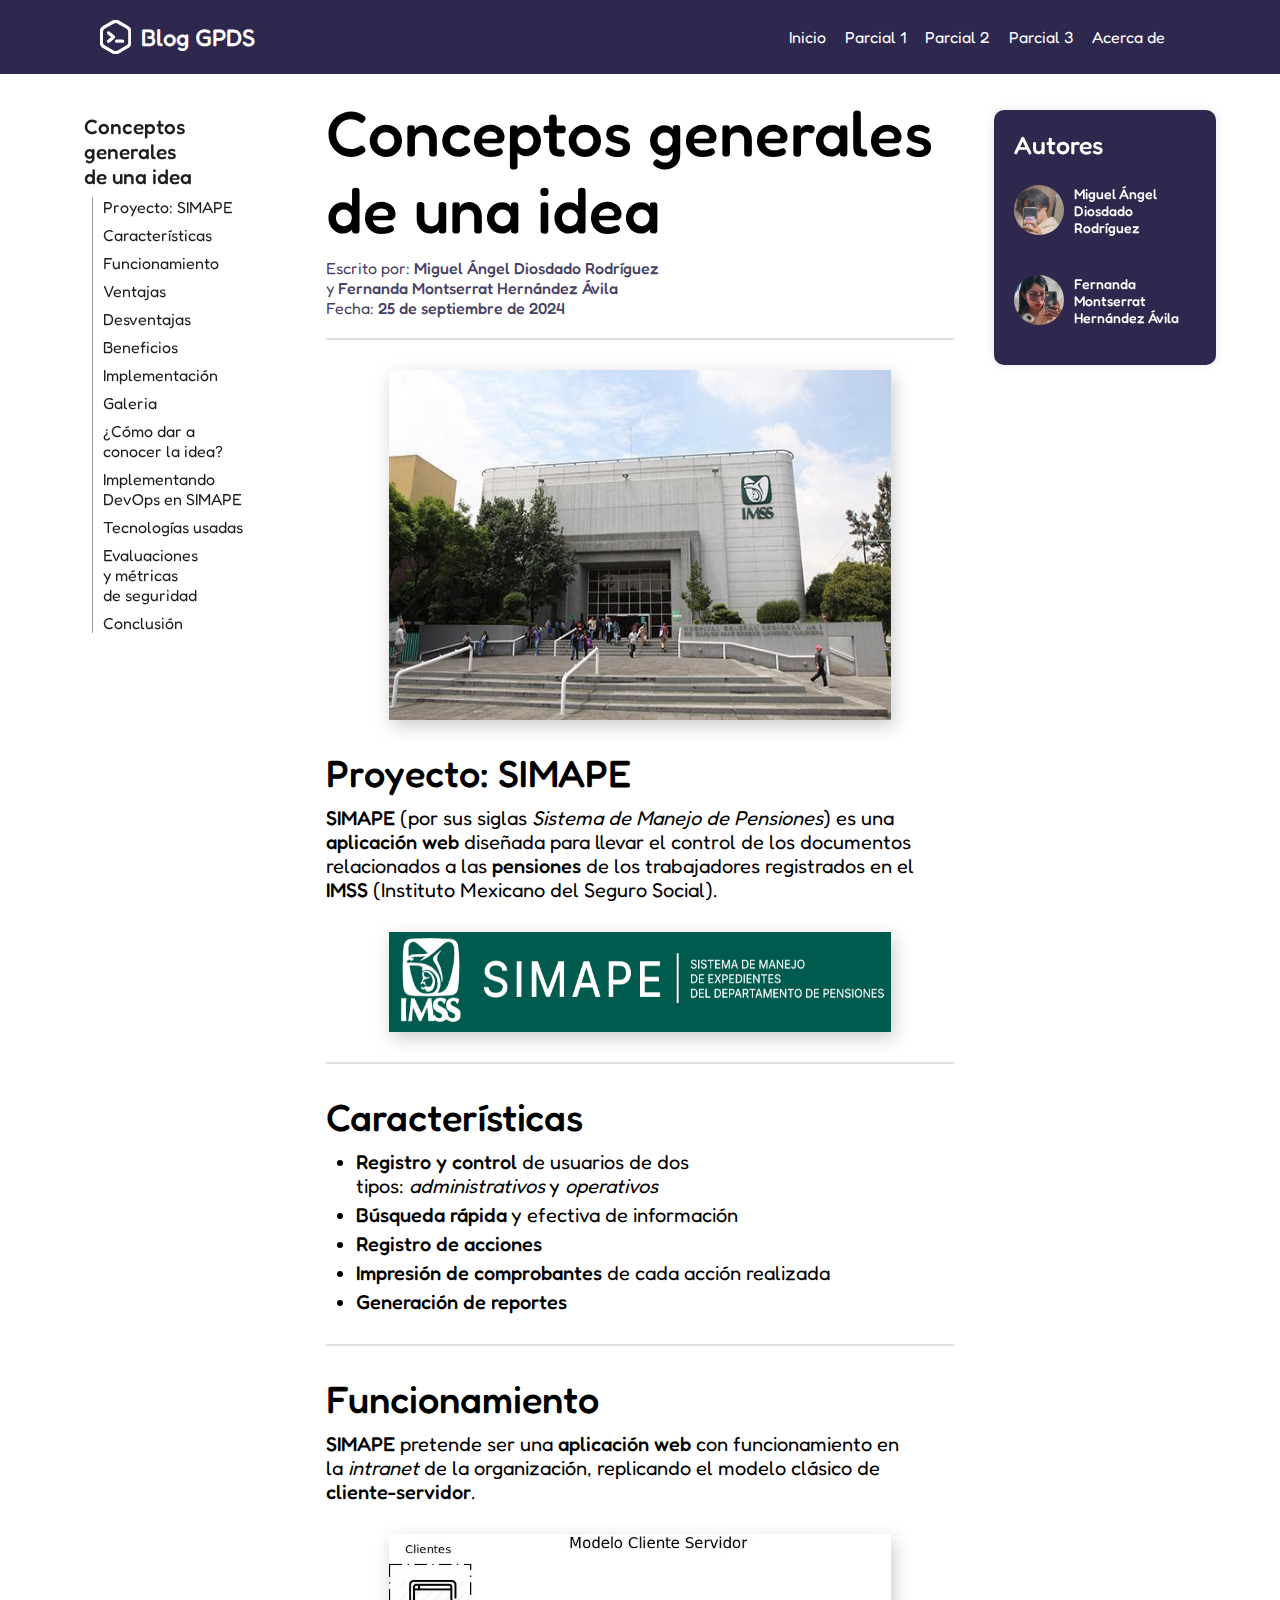
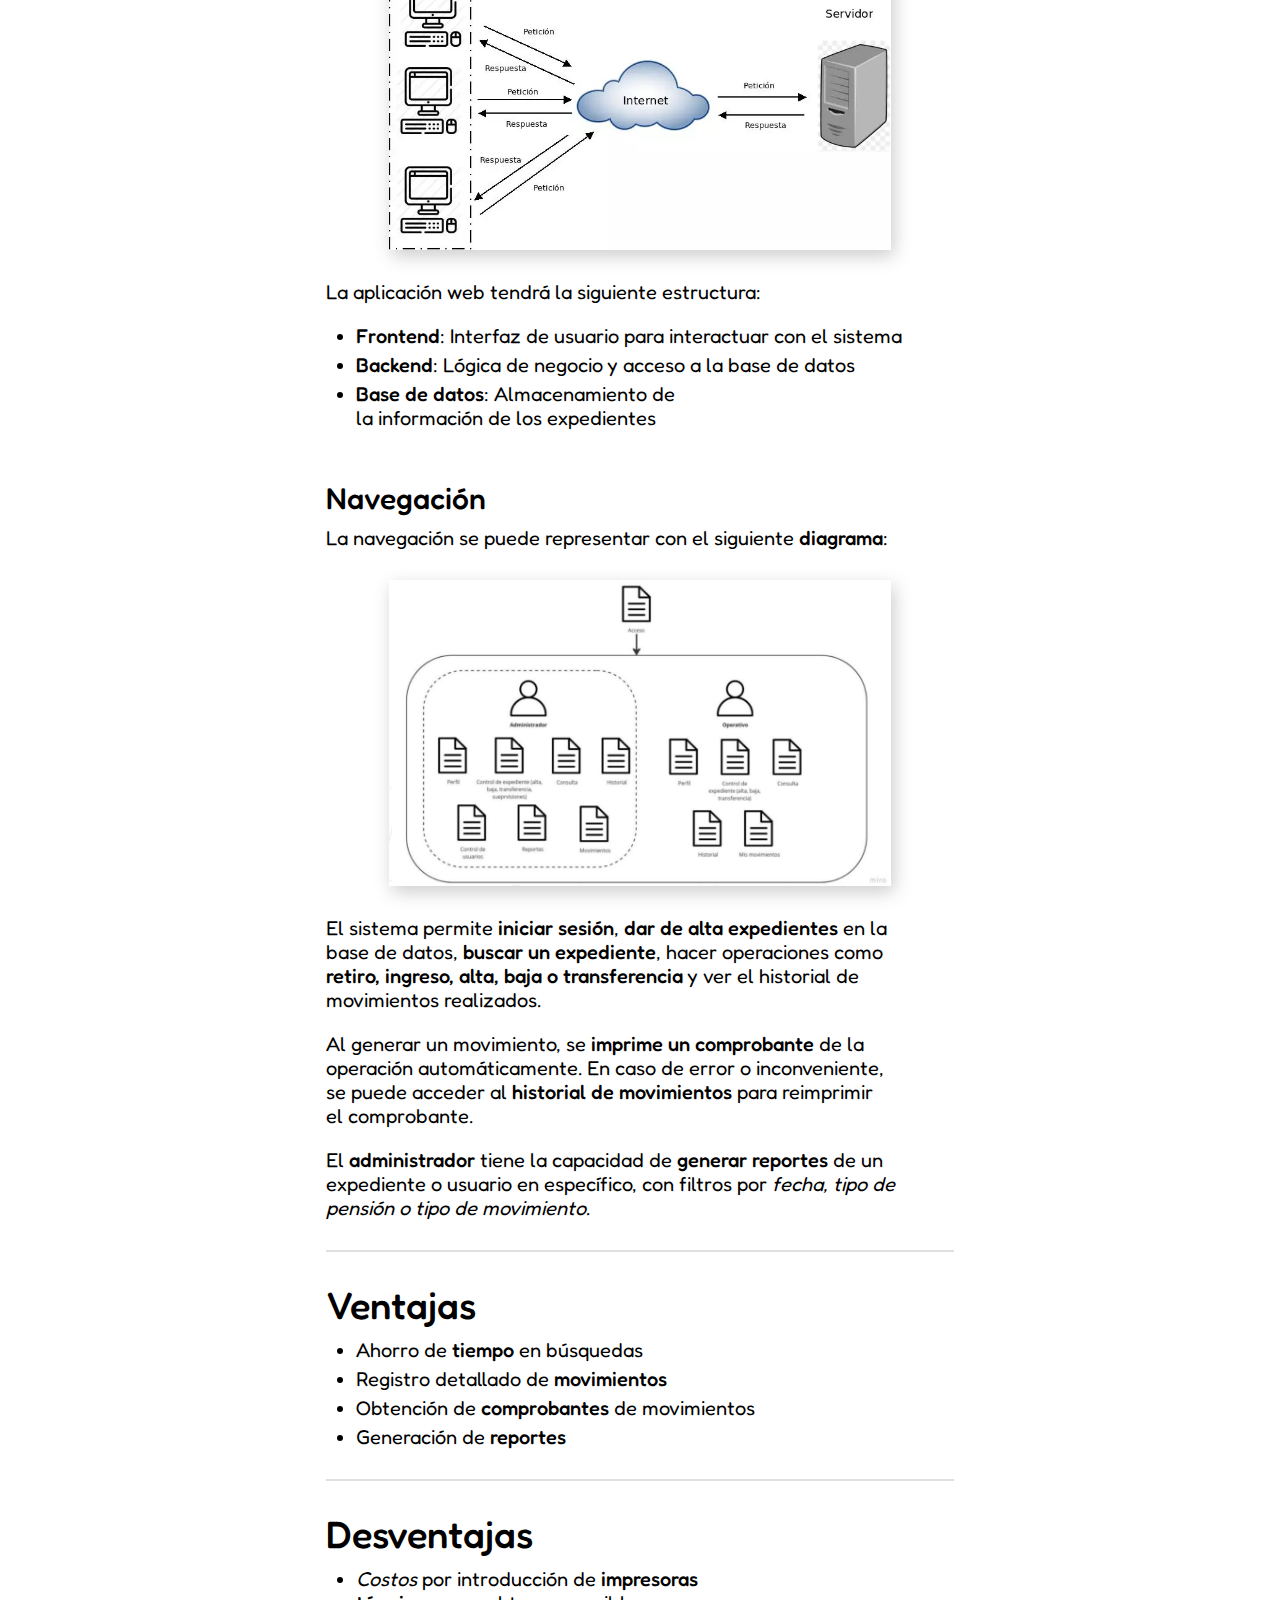
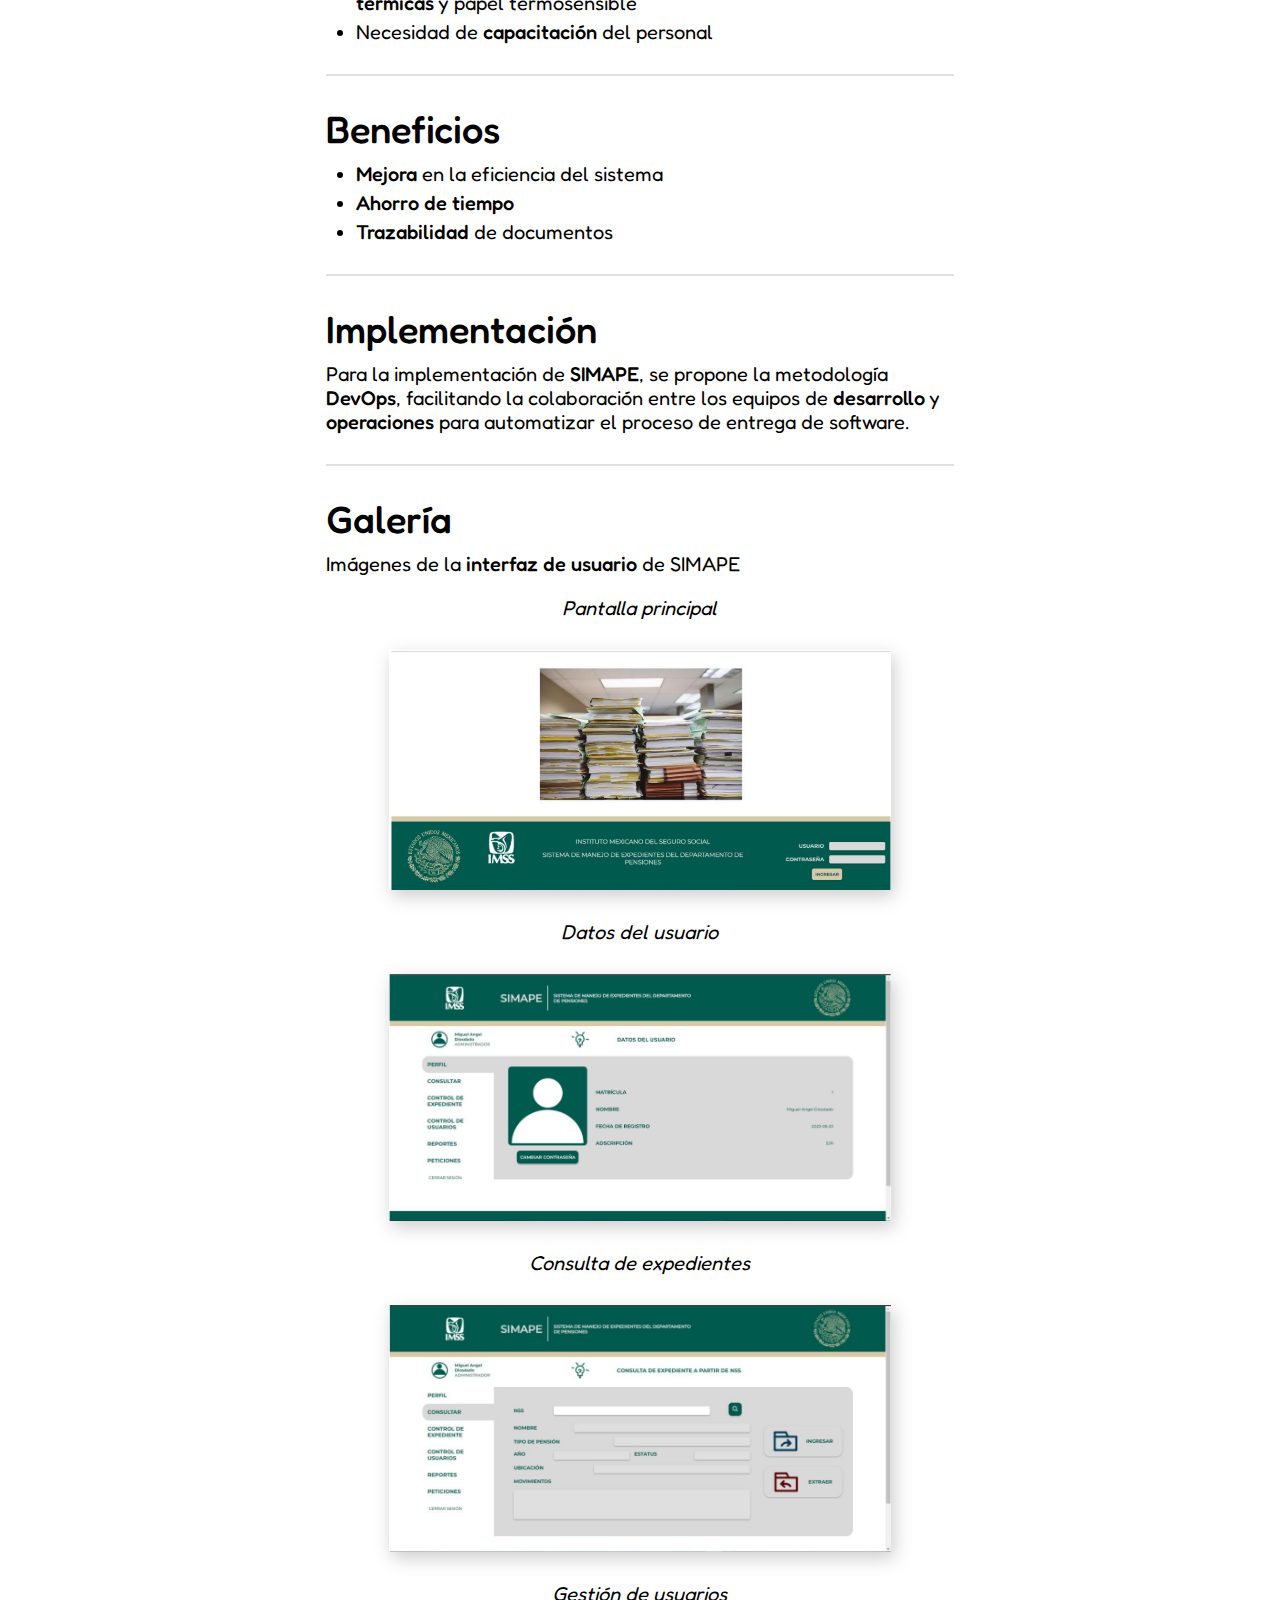
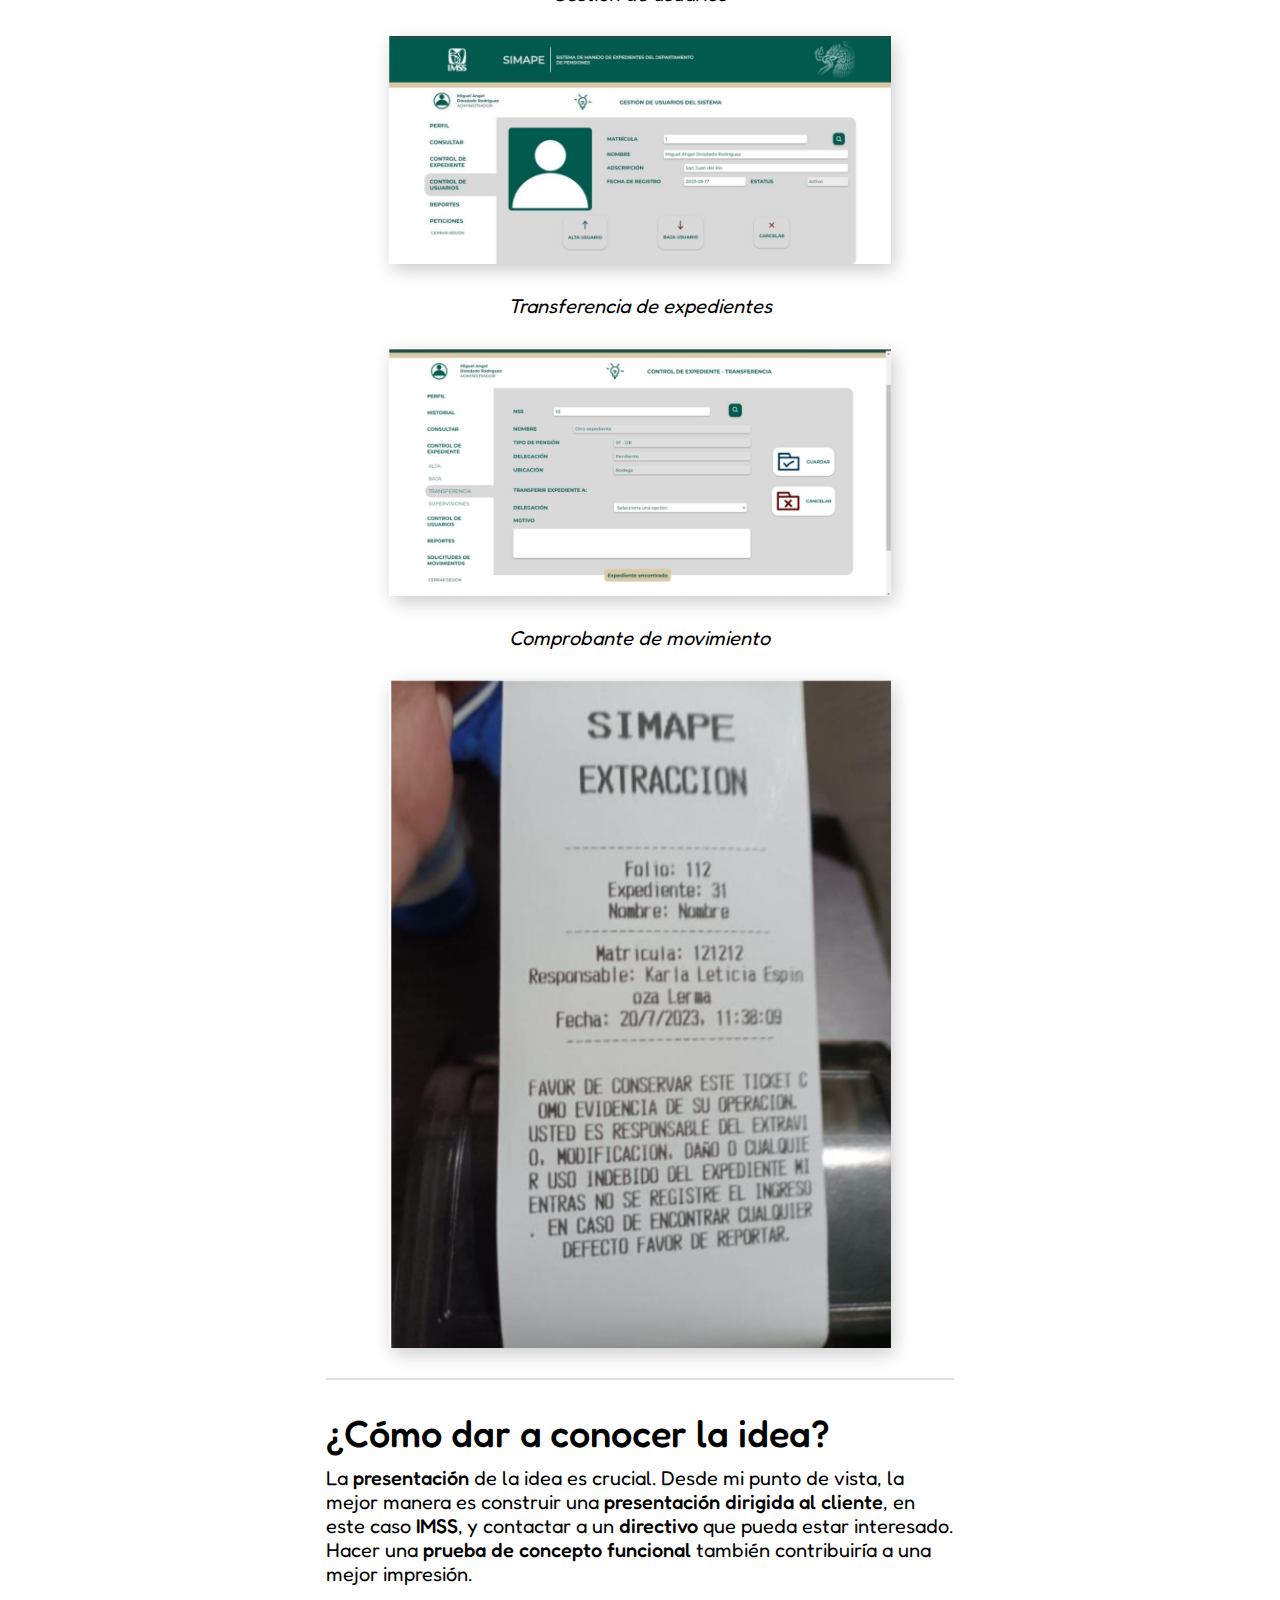
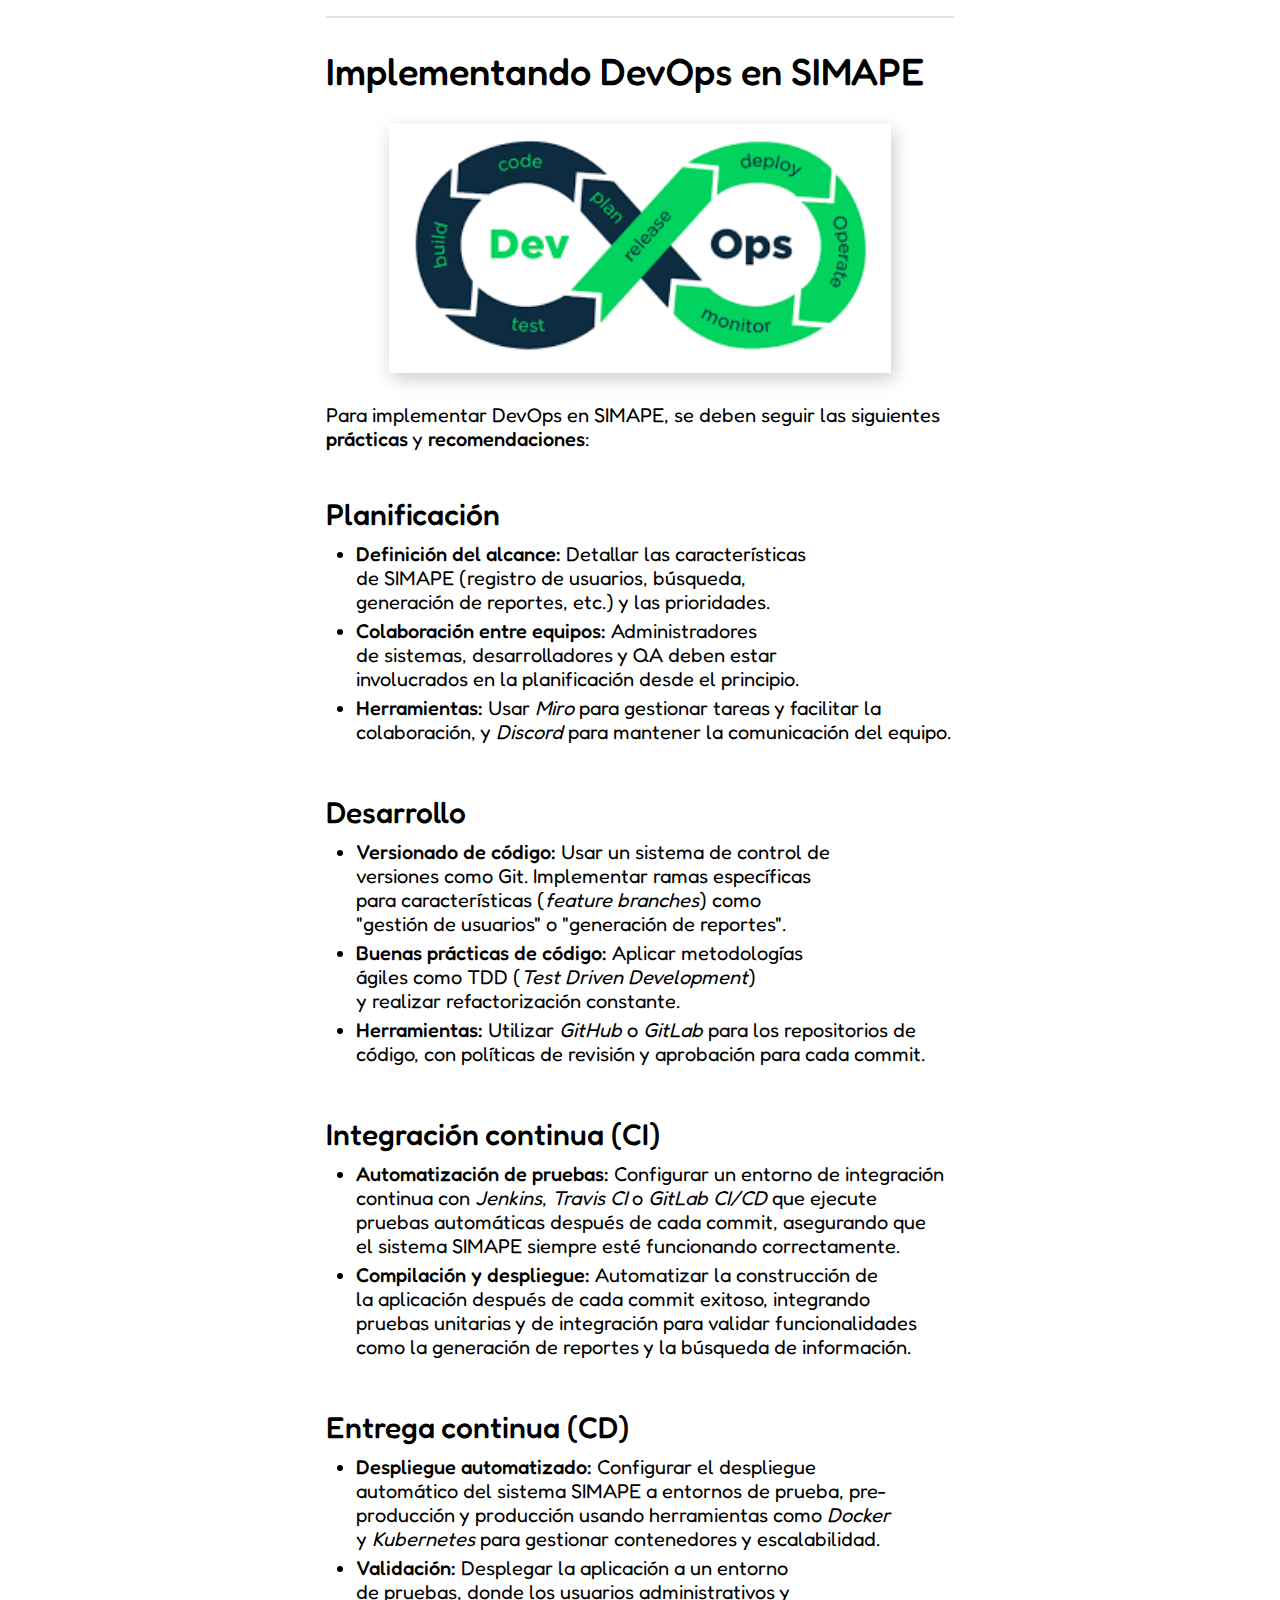
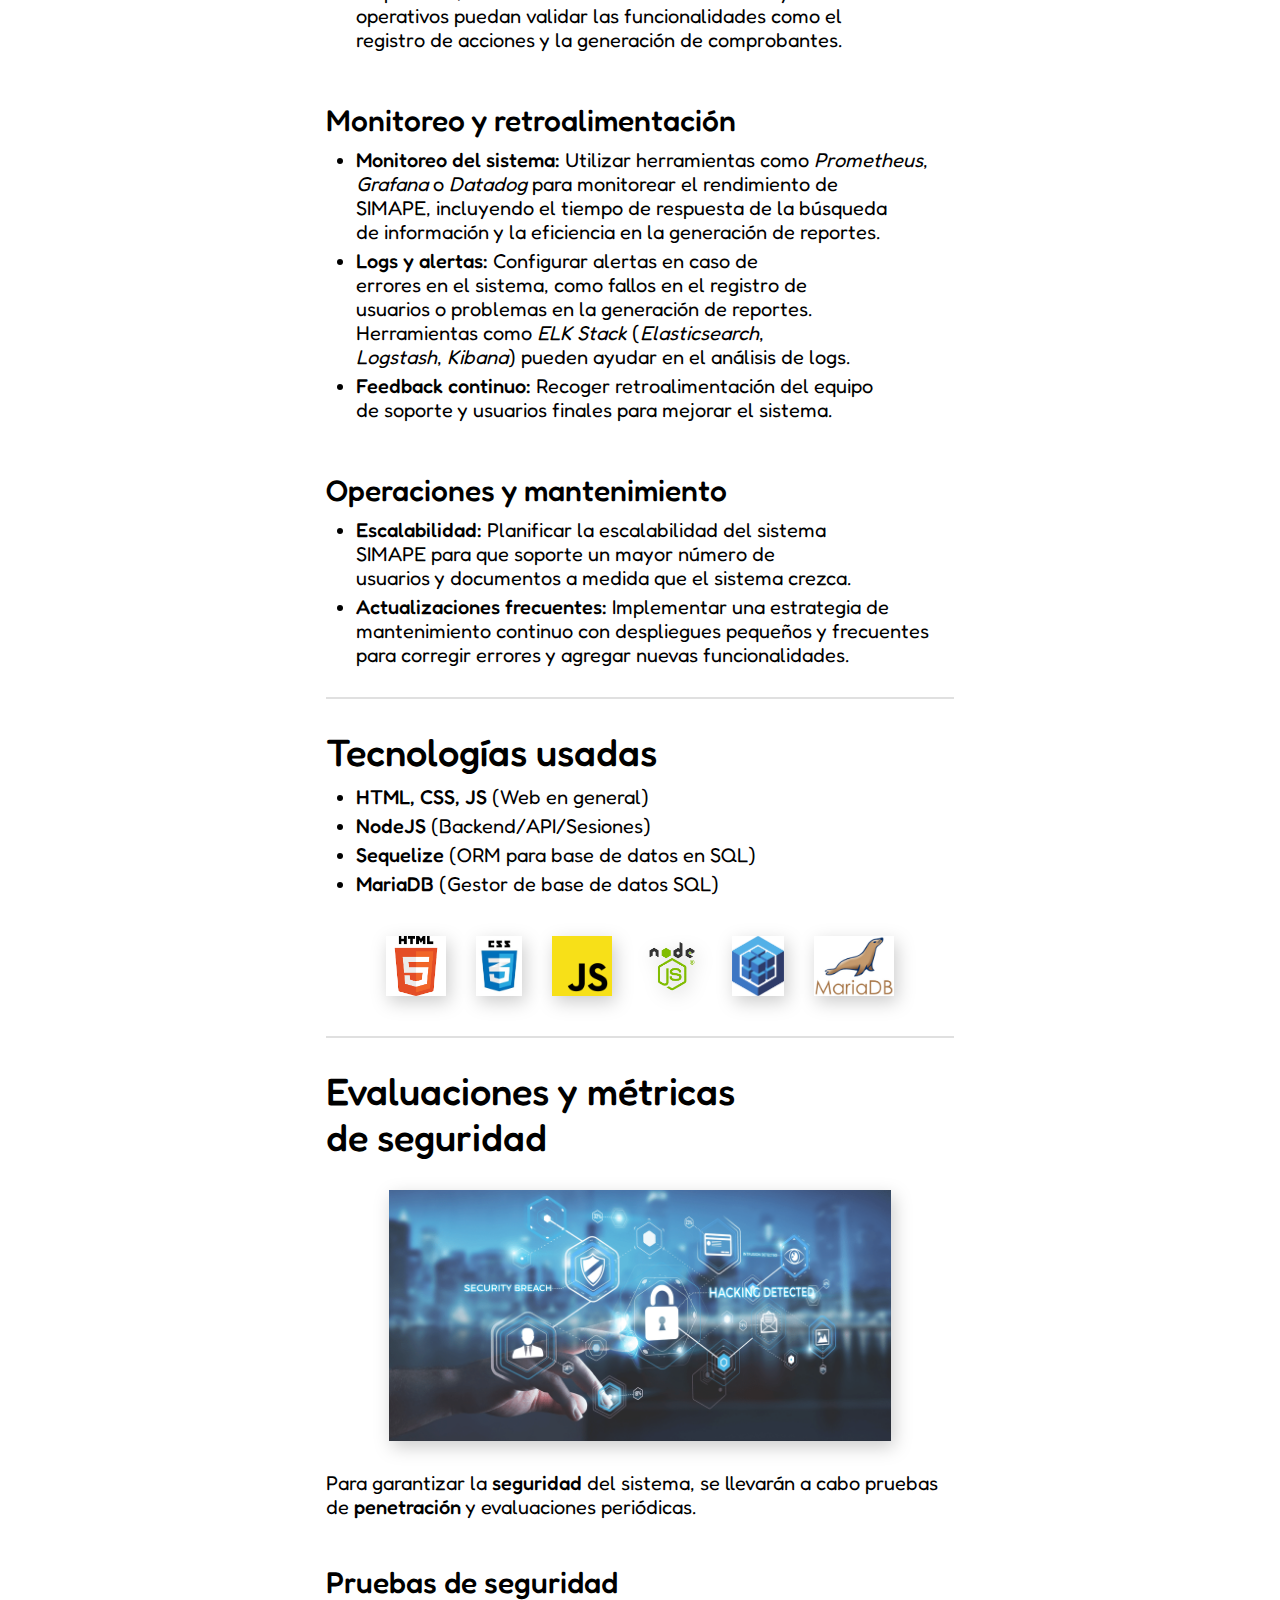
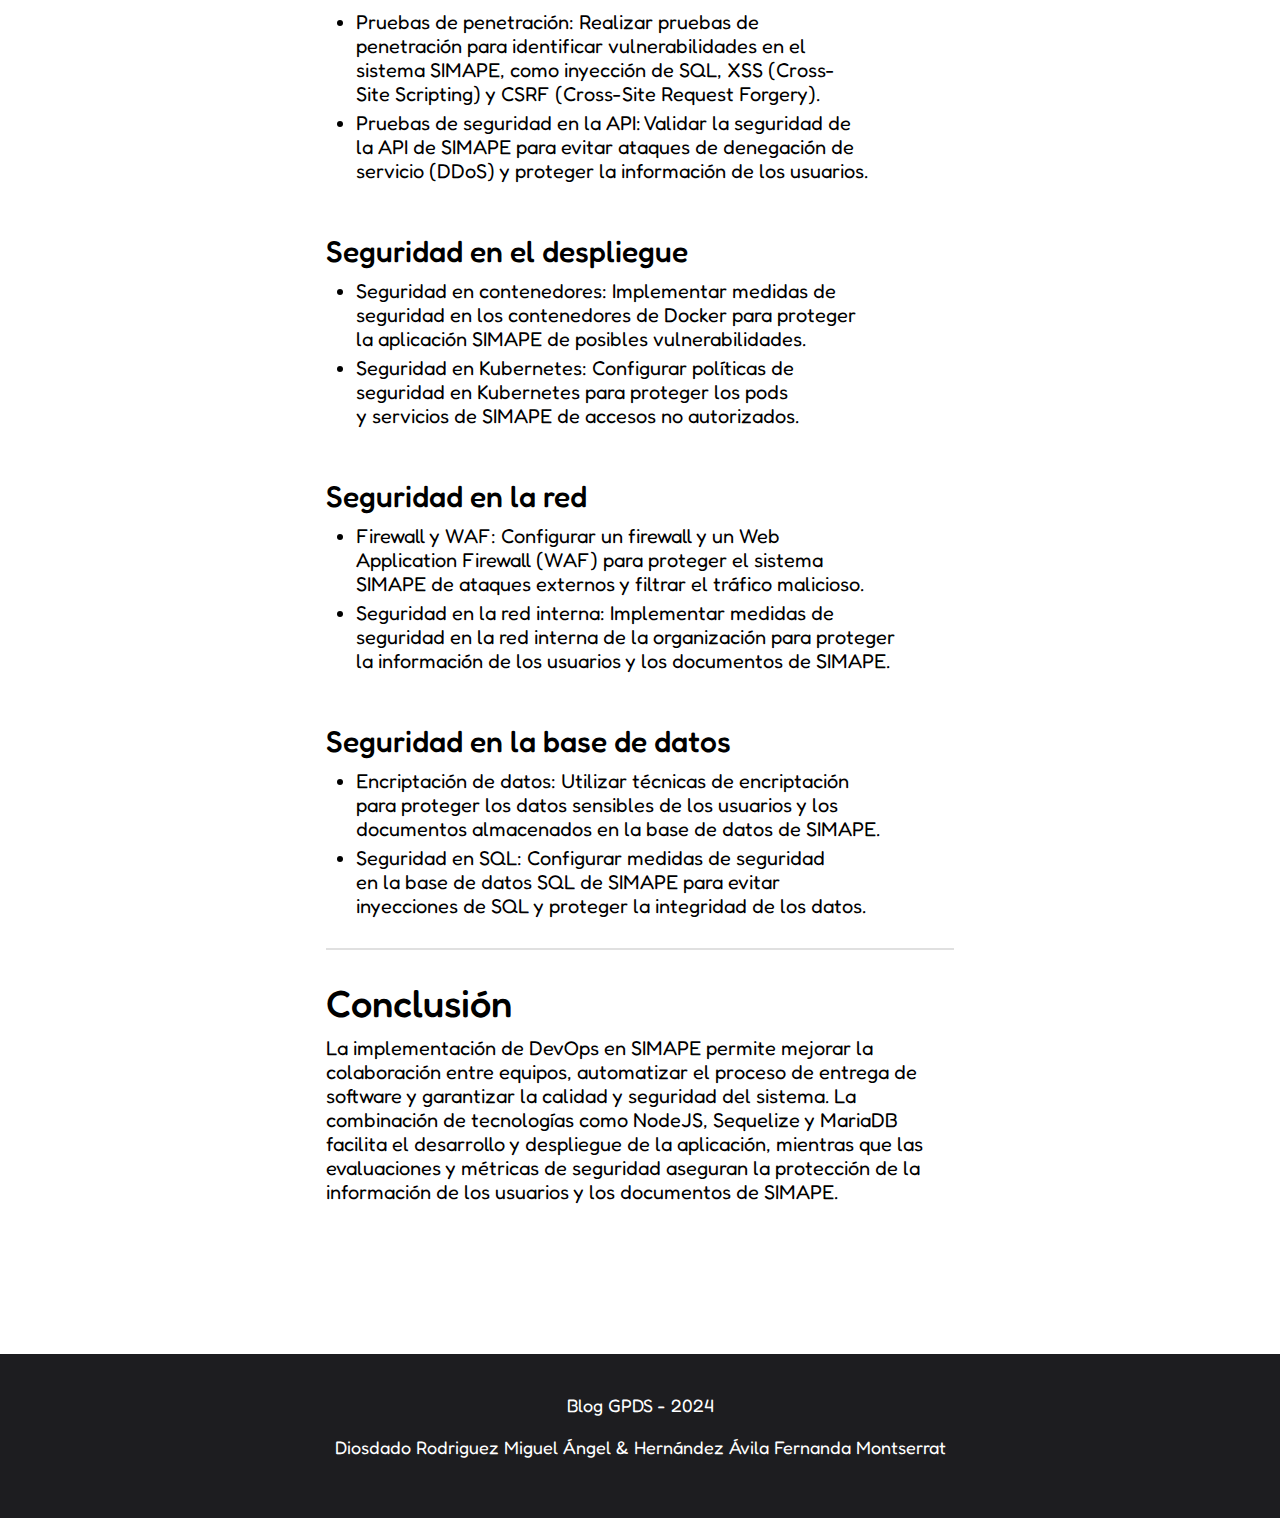
<file: parcial-1/conceptos-generales-de-una-idea.html>
<!DOCTYPE html>
<html lang="es">
    <head>
        <meta charset="UTF-8">
        <meta name="viewport" content="width=device-width, initial-scale=1.0">
        <link rel="shortcut icon" href="../images/dev-icon.svg" type="image/x-icon">
        <link rel="stylesheet" href="../styles.css">
        <title>Conceptos generales de una idea</title>
    </head>
    <body>
        <header>
            <nav>
                <span style="font-weight: 500; font-size: 1.5em; display: flex; flex-direction: row; align-items: center; gap: 10px;">
                    <svg width="1.3em" viewBox="0 0 474 518" fill="none" xmlns="http://www.w3.org/2000/svg">
                        <path d="M131 196L203.286 255.628C205.723 257.638 205.708 261.377 203.255 263.367L131 322M344 322H252M20.4937 177.301V340.699C20.4937 367.494 34.7886 392.253 57.9937 405.651L199.5 487.349C222.705 500.747 251.295 500.747 274.5 487.349L416.006 405.651C439.211 392.253 453.506 367.494 453.506 340.699V177.301C453.506 150.506 439.211 125.747 416.006 112.349L274.5 30.6506C251.295 17.2532 222.705 17.2532 199.5 30.6506L57.9937 112.349C34.7886 125.747 20.4937 150.506 20.4937 177.301Z" stroke="white" stroke-width="50" stroke-linecap="round"/>
                    </svg> 
                    Blog GPDS
                </span>
                <ul>
                    <li><a href="../index.html">Inicio</a></li>
                    <li><a href="../index.html#parcial-1">Parcial 1</a></li>
                    <li><a href="../index.html#parcial-2">Parcial 2</a></li>
                    <li><a href="../index.html#parcial-3">Parcial 3</a></li>
                    <li><a href="../index.html#acerca-de">Acerca de</a></li>
                </ul>
            </nav>
        </header>
        
        <!-- <div style="background-image: url('./images/js_bg.jpg'); height: 300px; margin-bottom: 20px; background-size: cover;">
            <h1 style="color: white; text-align: center; font-weight: 600; line-height: 300px; font-size: 82px; font-family: Poppins; backdrop-filter: blur(2px);">Blog GPDS</h1>
        </div> -->

        <div class="grid">
            <nav>
                <div class="index-container">
                    <ul>
                        <li><a href="">Conceptos generales de una idea</a></li>
                        <ul>
                            <li><a href="">Proyecto: SIMAPE</a></li>
                            <li><a href="">Características</a></li>
                            <li><a href="">Funcionamiento</a></li>
                            <li><a href="">Ventajas</a></li>
                            <li><a href="">Desventajas</a></li>
                            <li><a href="">Beneficios</a></li>
                            <li><a href="">Implementación</a></li>
                            <li><a href="">Galeria</a></li>
                            <li><a href="">¿Cómo dar a conocer la idea?</a></li>
                            <li><a href="">Implementando DevOps en SIMAPE</a></li>
                            <li><a href="">Tecnologías usadas</a></li>
                            <li><a href="">Evaluaciones y métricas de seguridad</a></li>
                            <li><a href="">Conclusión</a></li>
                        </ul>
                    </ul>
                </div>
            </nav>

            <main>
                <h1>Conceptos generales de una idea</h1>
                <span>Escrito por: <strong>Miguel Ángel Diosdado Rodríguez</strong> y <strong>Fernanda Montserrat Hernández Ávila</strong></span>
                <br>
                <span>Fecha: <strong>25 de septiembre de 2024</strong></span>
                
                <hr>
                <div class="center">
                    <img src="../images/imss.jpg" alt="" style="height: 350px;">
                </div>
            
                <section>
                    <h2>Proyecto: SIMAPE</h2>
                    <p><strong>SIMAPE</strong> (por sus siglas <em>Sistema de Manejo de Pensiones</em>) es una <strong>aplicación web</strong> diseñada para llevar el control de los documentos relacionados a las <strong>pensiones</strong> de los trabajadores registrados en el <strong>IMSS</strong> (Instituto Mexicano del Seguro Social).</p>
                    <div class="center">
                        <img src="../images/simape-logo.png" alt="" style="height: 100px;">
                    </div>
                </section>
            
                <hr>
            
                <section>
                    <h2>Características</h2>
                    <ul>
                        <li><strong>Registro y control</strong> de usuarios de dos tipos: <em>administrativos</em> y <em>operativos</em></li>
                        <li><strong>Búsqueda rápida</strong> y efectiva de información</li>
                        <li><strong>Registro de acciones</strong></li>
                        <li><strong>Impresión de comprobantes</strong> de cada acción realizada</li>
                        <li><strong>Generación de reportes</strong></li>
                    </ul>
                </section>
            
                <hr>
            
                <section>
                    <h2>Funcionamiento</h2>
                    <p><strong>SIMAPE</strong> pretende ser una <strong>aplicación web</strong> con funcionamiento en la <em>intranet</em> de la organización, replicando el modelo clásico de <strong>cliente-servidor</strong>.</p>
                    
                    <div class="center">
                        <img src="../images/cliente-servidor.webp" alt="">
                    </div>
            
                    <p>La aplicación web tendrá la siguiente estructura:</p>
                    
                    <ul>
                        <li><strong>Frontend</strong>: Interfaz de usuario para interactuar con el sistema</li>
                        <li><strong>Backend</strong>: Lógica de negocio y acceso a la base de datos</li>
                        <li><strong>Base de datos</strong>: Almacenamiento de la información de los expedientes</li>
                    </ul>
            
                    <h3>Navegación</h3>
                    <p>La navegación se puede representar con el siguiente <strong>diagrama</strong>:</p>
                    <div class="center">
                        <img src="../images/diagrama-navegacion.png" alt="">
                    </div>
            
                    <p>El sistema permite <strong>iniciar sesión</strong>, <strong>dar de alta expedientes</strong> en la base de datos, <strong>buscar un expediente</strong>, hacer operaciones como <strong>retiro, ingreso, alta, baja o transferencia</strong> y ver el historial de movimientos realizados.</p>
            
                    <p>Al generar un movimiento, se <strong>imprime un comprobante</strong> de la operación automáticamente. En caso de error o inconveniente, se puede acceder al <strong>historial de movimientos</strong> para reimprimir el comprobante.</p>
            
                    <p>El <strong>administrador</strong> tiene la capacidad de <strong>generar reportes</strong> de un expediente o usuario en específico, con filtros por <em>fecha, tipo de pensión o tipo de movimiento</em>.</p>
                </section>
            
                <hr>
            
                <section>
                    <h2>Ventajas</h2>
                    <ul>
                        <li>Ahorro de <strong>tiempo</strong> en búsquedas</li>
                        <li>Registro detallado de <strong>movimientos</strong></li>
                        <li>Obtención de <strong>comprobantes</strong> de movimientos</li>
                        <li>Generación de <strong>reportes</strong></li>
                    </ul>
                </section>
            
                <hr>
            
                <section>
                    <h2>Desventajas</h2>
                    <ul>
                        <li><em>Costos</em> por introducción de <strong>impresoras térmicas</strong> y papel termosensible</li>
                        <li>Necesidad de <strong>capacitación</strong> del personal</li>
                    </ul>
                </section>
            
                <hr>
            
                <section>
                    <h2>Beneficios</h2>
                    <ul>
                        <li><strong>Mejora</strong> en la eficiencia del sistema</li>
                        <li><strong>Ahorro de tiempo</strong></li>
                        <li><strong>Trazabilidad</strong> de documentos</li>
                    </ul>
                </section>
            
                <hr>
            
                <section>
                    <h2>Implementación</h2>
                    <p>Para la implementación de <strong>SIMAPE</strong>, se propone la metodología <strong>DevOps</strong>, facilitando la colaboración entre los equipos de <strong>desarrollo</strong> y <strong>operaciones</strong> para automatizar el proceso de entrega de software.</p>
                </section>
            
                <hr>
                
                <section>
                    <h2>Galería</h2>
                    <p>Imágenes de la <strong>interfaz de usuario</strong> de SIMAPE</p>
                    <div class="center">
                        <p><em>Pantalla principal</em></p>
                        <img src="../images/simape-1.png" alt="">
                        <p><em>Datos del usuario</em></p>
                        <img src="../images/simape-2.png" alt="">
                        <p><em>Consulta de expedientes</em></p>
                        <img src="../images/simape-3.png" alt="">
                        <p><em>Gestión de usuarios</em></p>
                        <img src="../images/simape-4.png" alt="">
                        <p><em>Transferencia de expedientes</em></p>
                        <img src="../images/simape-5.png" alt="">
                        <p><em>Comprobante de movimiento</em></p>
                        <img src="../images/simape-6.png" alt="">
                    </div>
                </section>
            
                <hr>
            
                <section>
                    <h2>¿Cómo dar a conocer la idea?</h2>
                    <p>La <strong>presentación</strong> de la idea es crucial. Desde mi punto de vista, la mejor manera es construir una <strong>presentación dirigida al cliente</strong>, en este caso <strong>IMSS</strong>, y contactar a un <strong>directivo</strong> que pueda estar interesado. Hacer una <strong>prueba de concepto funcional</strong> también contribuiría a una mejor impresión.</p>
                </section>
            
                <hr>
            
                <section>

                    <h2>Implementando DevOps en SIMAPE</h2>
                    <div class="center">
                        <img src="../images/devops.png" alt="">
                    </div>
                    <p>Para implementar DevOps en SIMAPE, se deben seguir las siguientes <strong>prácticas</strong> y <strong>recomendaciones</strong>:</p>
                    
                    <h3>Planificación</h3>
                    <ul>
                        <li><strong>Definición del alcance:</strong> Detallar las características de SIMAPE (registro de usuarios, búsqueda, generación de reportes, etc.) y las prioridades.</li>
                        <li><strong>Colaboración entre equipos:</strong> Administradores de sistemas, desarrolladores y QA deben estar involucrados en la planificación desde el principio.</li>
                        <li><strong>Herramientas:</strong> Usar <em>Miro</em> para gestionar tareas y facilitar la colaboración, y <em>Discord</em> para mantener la comunicación del equipo.</li>
                    </ul>
                
                    <h3>Desarrollo</h3>
                    <ul>
                        <li><strong>Versionado de código:</strong> Usar un sistema de control de versiones como Git. Implementar ramas específicas para características (<em>feature branches</em>) como "gestión de usuarios" o "generación de reportes".</li>
                        <li><strong>Buenas prácticas de código:</strong> Aplicar metodologías ágiles como TDD (<em>Test Driven Development</em>) y realizar refactorización constante.</li>
                        <li><strong>Herramientas:</strong> Utilizar <em>GitHub</em> o <em>GitLab</em> para los repositorios de código, con políticas de revisión y aprobación para cada commit.</li>
                    </ul>
                
                    <h3>Integración continua (CI)</h3>
                    <ul>
                        <li><strong>Automatización de pruebas:</strong> Configurar un entorno de integración continua con <em>Jenkins</em>, <em>Travis CI</em> o <em>GitLab CI/CD</em> que ejecute pruebas automáticas después de cada commit, asegurando que el sistema SIMAPE siempre esté funcionando correctamente.</li>
                        <li><strong>Compilación y despliegue:</strong> Automatizar la construcción de la aplicación después de cada commit exitoso, integrando pruebas unitarias y de integración para validar funcionalidades como la generación de reportes y la búsqueda de información.</li>
                    </ul>
                
                    <h3>Entrega continua (CD)</h3>
                    <ul>
                        <li><strong>Despliegue automatizado:</strong> Configurar el despliegue automático del sistema SIMAPE a entornos de prueba, pre-producción y producción usando herramientas como <em>Docker</em> y <em>Kubernetes</em> para gestionar contenedores y escalabilidad.</li>
                        <li><strong>Validación:</strong> Desplegar la aplicación a un entorno de pruebas, donde los usuarios administrativos y operativos puedan validar las funcionalidades como el registro de acciones y la generación de comprobantes.</li>
                    </ul>
                
                    <h3>Monitoreo y retroalimentación</h3>
                    <ul>
                        <li><strong>Monitoreo del sistema:</strong> Utilizar herramientas como <em>Prometheus</em>, <em>Grafana</em> o <em>Datadog</em> para monitorear el rendimiento de SIMAPE, incluyendo el tiempo de respuesta de la búsqueda de información y la eficiencia en la generación de reportes.</li>
                        <li><strong>Logs y alertas:</strong> Configurar alertas en caso de errores en el sistema, como fallos en el registro de usuarios o problemas en la generación de reportes. Herramientas como <em>ELK Stack</em> (<em>Elasticsearch</em>, <em>Logstash</em>, <em>Kibana</em>) pueden ayudar en el análisis de logs.</li>
                        <li><strong>Feedback continuo:</strong> Recoger retroalimentación del equipo de soporte y usuarios finales para mejorar el sistema.</li>
                    </ul>
                
                    <h3>Operaciones y mantenimiento</h3>
                    <ul>
                        <li><strong>Escalabilidad:</strong> Planificar la escalabilidad del sistema SIMAPE para que soporte un mayor número de usuarios y documentos a medida que el sistema crezca.</li>
                        <li><strong>Actualizaciones frecuentes:</strong> Implementar una estrategia de mantenimiento continuo con despliegues pequeños y frecuentes para corregir errores y agregar nuevas funcionalidades.</li>
                    </ul>
                    
                </section>
                

                <hr>
            
                <section>
                    <h2>Tecnologías usadas</h2>
                    <ul>
                        <li><strong>HTML, CSS, JS</strong> (Web en general)</li>
                        <li><strong>NodeJS</strong> (Backend/API/Sesiones)</li>
                        <li><strong>Sequelize</strong> (ORM para base de datos en SQL)</li>
                        <li><strong>MariaDB</strong> (Gestor de base de datos SQL)</li>
                    </ul>
                    <div class="img-row">
                        <img src="../images/html.png" alt="">
                        <img src="../images/css.png" alt="">
                        <img src="../images/js.png" alt="">
                        <img src="../images/node.png" alt="">
                        <img src="../images/sequelize.png" alt="">
                        <img src="../images/mariadb.jpg" alt="">
                    </div>
                </section>
            
                <hr>
            
                <section>
                    <h2>Evaluaciones y métricas de seguridad</h2>
                    <div class="center">
                        <img src="../images/security.png" alt="">
                    </div>
                    <p>Para garantizar la <strong>seguridad</strong> del sistema, se llevarán a cabo pruebas de <strong>penetración</strong> y evaluaciones periódicas.</p>
                
                    <h3>Pruebas de seguridad</h3>
                    <ul>
                        <li>Pruebas de penetración: Realizar pruebas de penetración para identificar vulnerabilidades en el sistema SIMAPE, como inyección de SQL, XSS (Cross-Site Scripting) y CSRF (Cross-Site Request Forgery).</li>
                        <li>Pruebas de seguridad en la API: Validar la seguridad de la API de SIMAPE para evitar ataques de denegación de servicio (DDoS) y proteger la información de los usuarios.</li>
                    </ul>

                    <h3>Seguridad en el despliegue</h3>
                    <ul>
                        <li>Seguridad en contenedores: Implementar medidas de seguridad en los contenedores de Docker para proteger la aplicación SIMAPE de posibles vulnerabilidades.</li>
                        <li>Seguridad en Kubernetes: Configurar políticas de seguridad en Kubernetes para proteger los pods y servicios de SIMAPE de accesos no autorizados.</li>
                    </ul>

                    <h3>Seguridad en la red</h3>
                    <ul>
                        <li>Firewall y WAF: Configurar un firewall y un Web Application Firewall (WAF) para proteger el sistema SIMAPE de ataques externos y filtrar el tráfico malicioso.</li>
                        <li>Seguridad en la red interna: Implementar medidas de seguridad en la red interna de la organización para proteger la información de los usuarios y los documentos de SIMAPE.</li>
                    </ul>

                    <h3>Seguridad en la base de datos</h3>
                    <ul>
                        <li>Encriptación de datos: Utilizar técnicas de encriptación para proteger los datos sensibles de los usuarios y los documentos almacenados en la base de datos de SIMAPE.</li>
                        <li>Seguridad en SQL: Configurar medidas de seguridad en la base de datos SQL de SIMAPE para evitar inyecciones de SQL y proteger la integridad de los datos.</li>
                    </ul>
                </section>

                <hr>

                <section>
                    <h2>Conclusión</h2>
                    <p>La implementación de DevOps en SIMAPE permite mejorar la colaboración entre equipos, automatizar el proceso de entrega de software y garantizar la calidad y seguridad del sistema. La combinación de tecnologías como NodeJS, Sequelize y MariaDB facilita el desarrollo y despliegue de la aplicación, mientras que las evaluaciones y métricas de seguridad aseguran la protección de la información de los usuarios y los documentos de SIMAPE.</p>
                </section>
            </main>
            

            <aside>
                <div class="card">
                    <h2>Autores</h2>
                    <div class="author-container">
                        <img src="../images/autores/miguel.jpg" alt="">
                        <span>Miguel Ángel Diosdado Rodríguez</span>
                    </div>
                    <div class="author-container">
                        <img src="../images/autores/montse.jpg" alt="">
                        <span>Fernanda Montserrat Hernández Ávila</span>
                    </div>
                </div>
            </aside>
        </div>
        <footer>
            <div class="container">
                <p>Blog GPDS - 2024</p>
                <p>Diosdado Rodriguez Miguel Ángel & Hernández Ávila Fernanda Montserrat</p>
            </div>
        </footer>
    </body>
</html>
</file>
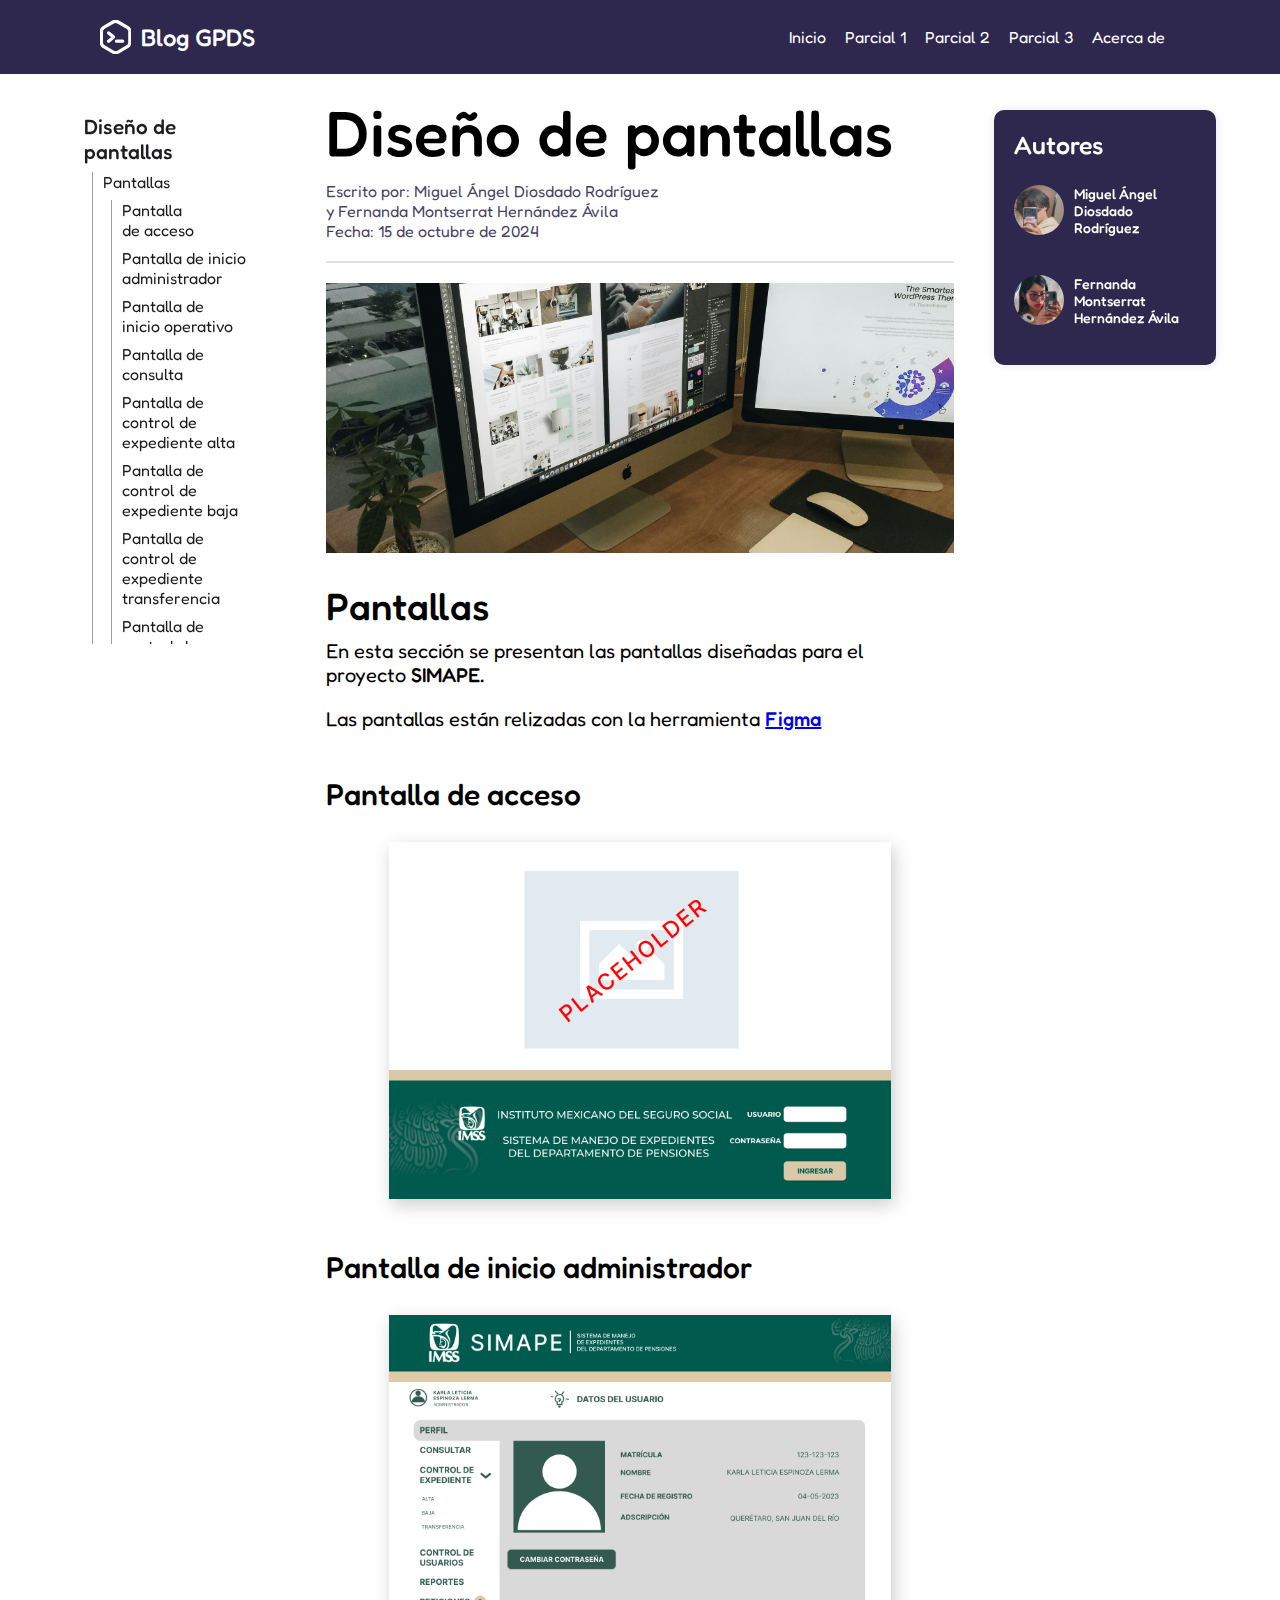
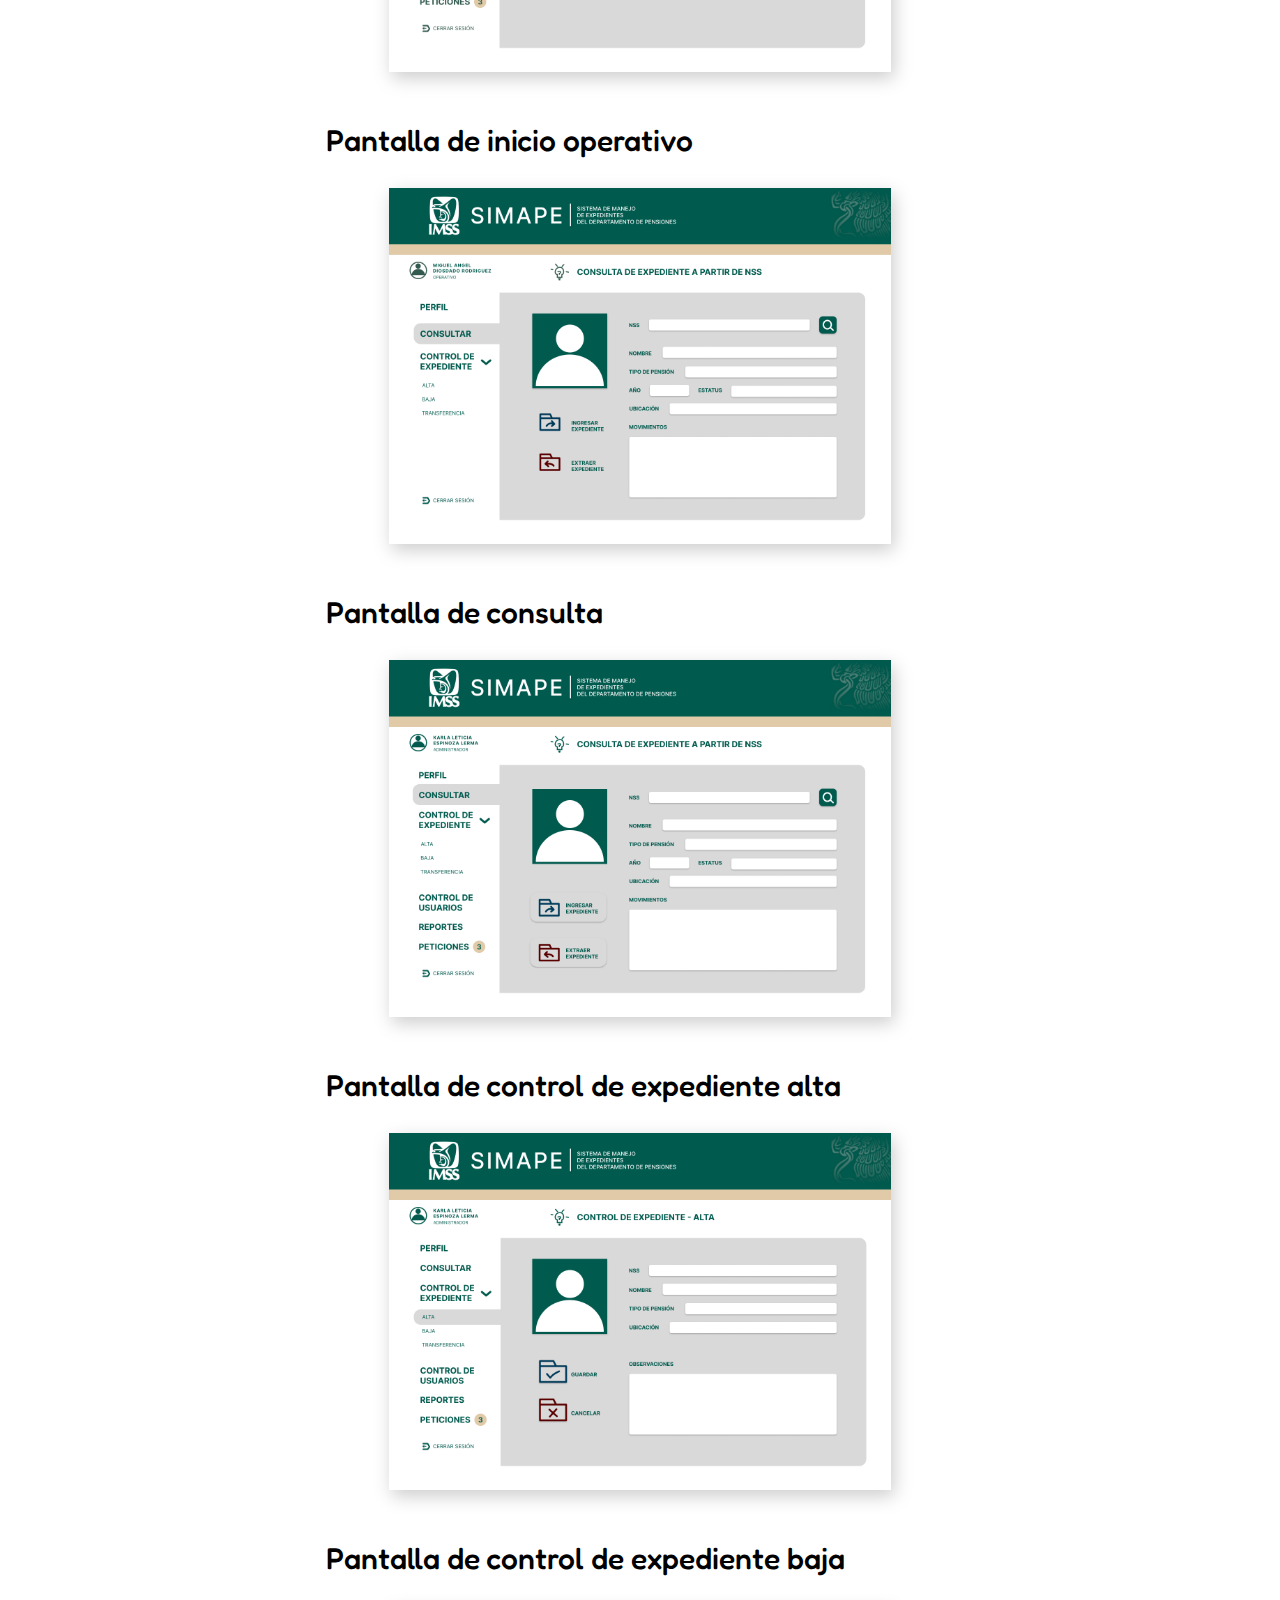
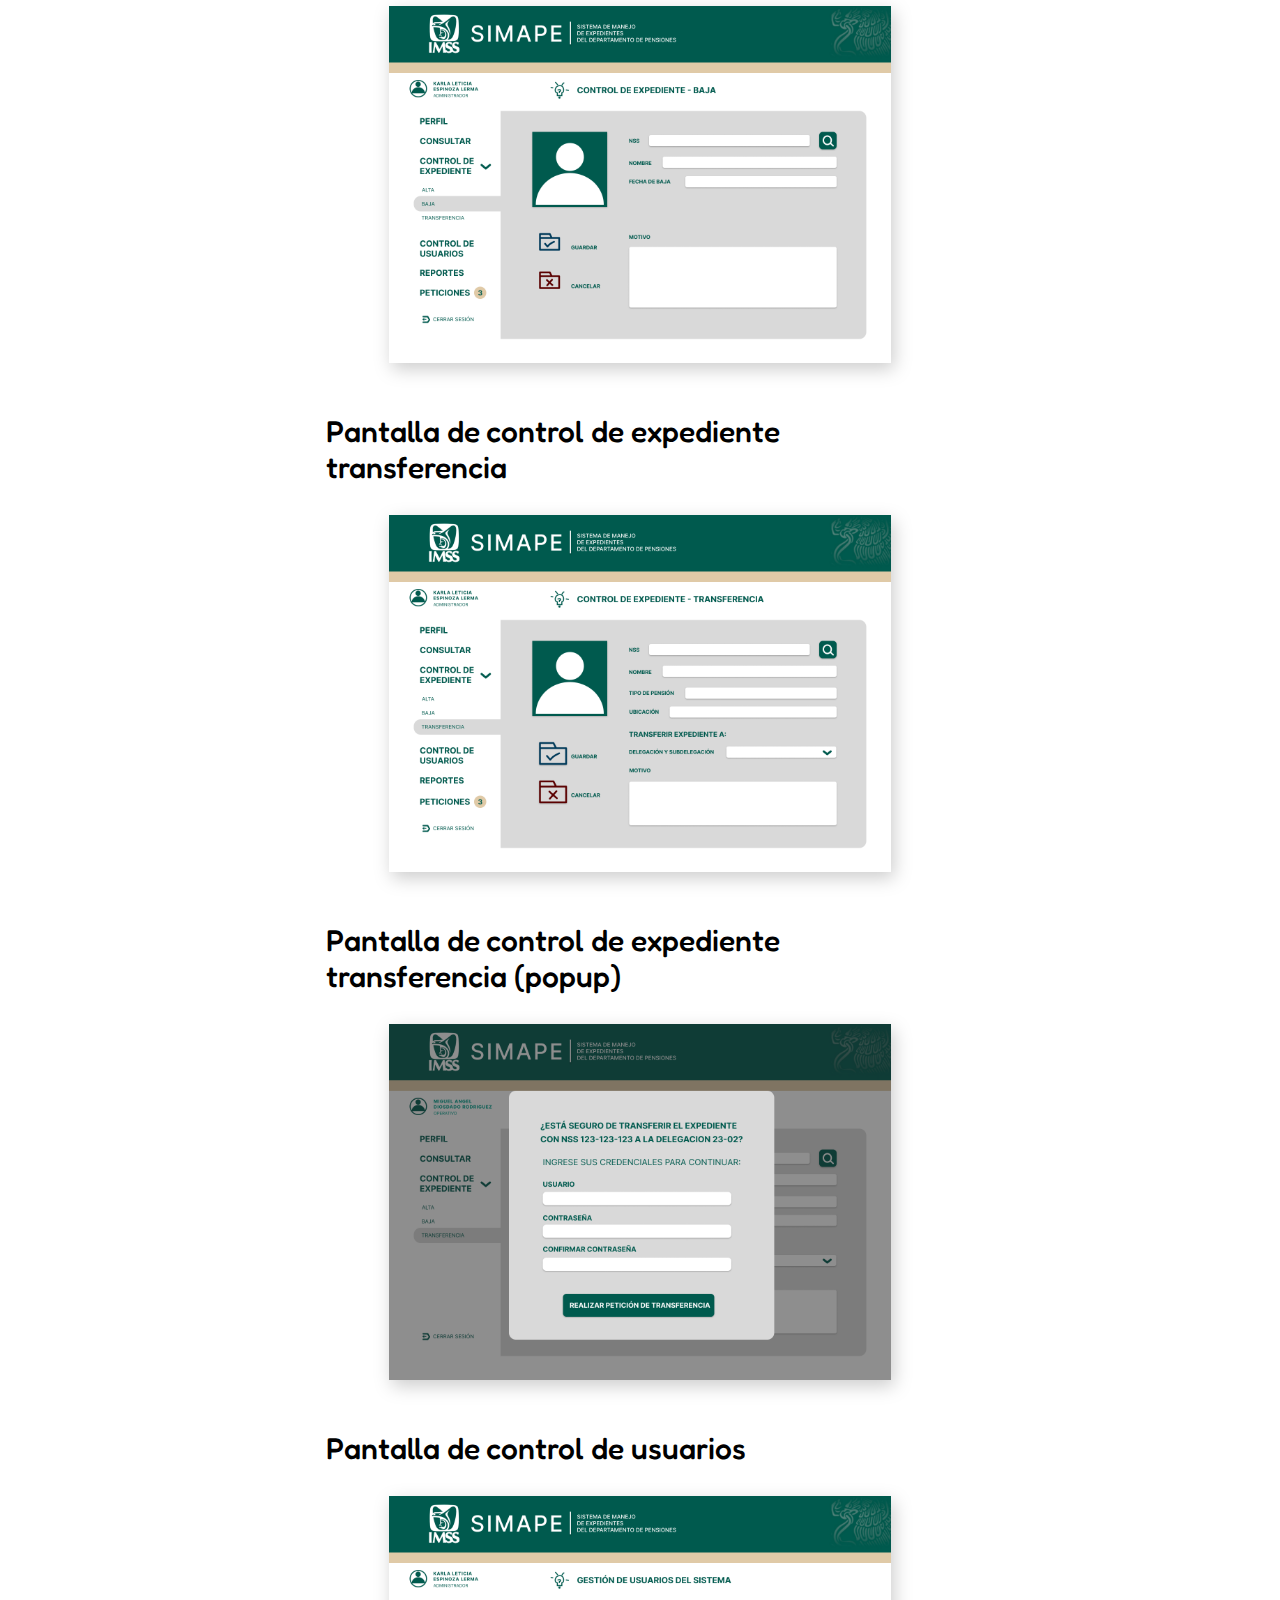
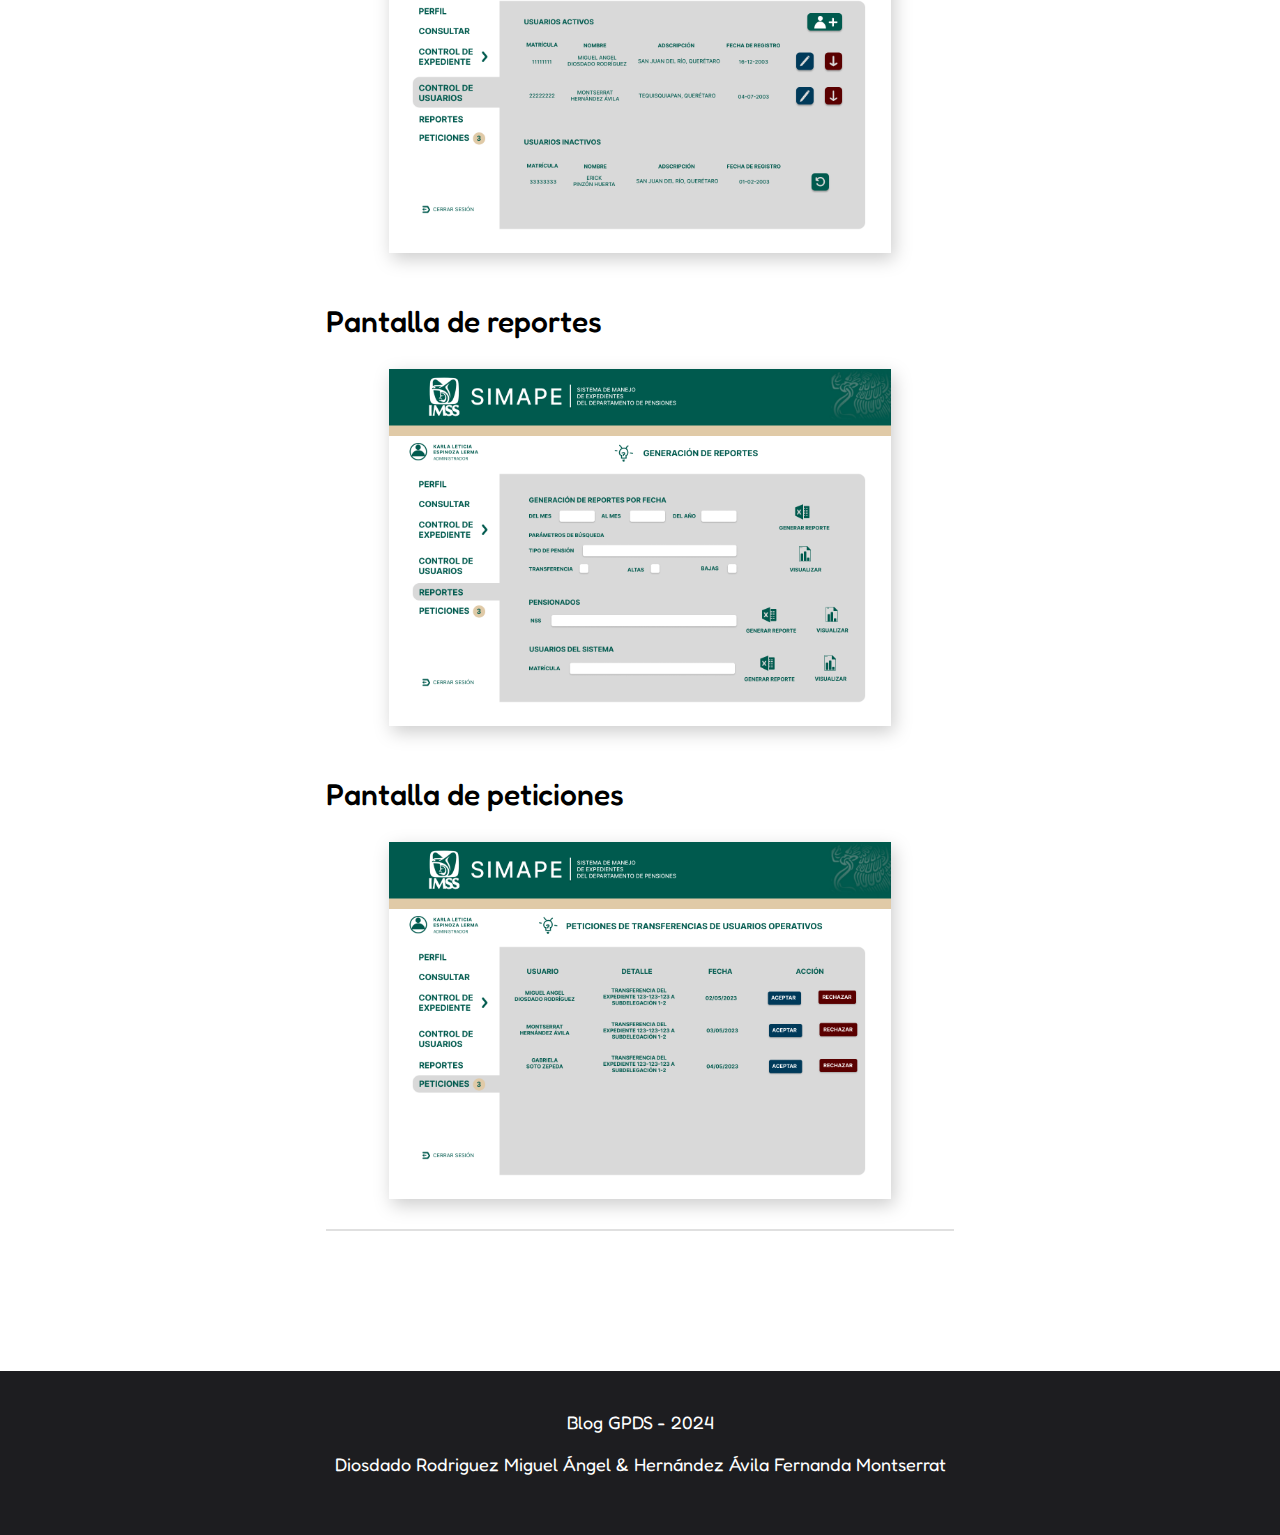
<file: parcial-2/diseno-de-pantallas.html>
<!DOCTYPE html>
<html lang="es">
    <head>
        <meta charset="UTF-8">
        <meta name="viewport" content="width=device-width, initial-scale=1.0">
        <link rel="shortcut icon" href="../images/dev-icon.svg" type="image/x-icon">
        <link rel="stylesheet" href="../styles.css">
        <title>Diseño de pantallas</title>
    </head>
    <body>
        <header>
            <nav>
                <span style="font-weight: 500; font-size: 1.5em; display: flex; flex-direction: row; align-items: center; gap: 10px;">
                    <svg width="1.3em" viewBox="0 0 474 518" fill="none" xmlns="http://www.w3.org/2000/svg">
                        <path d="M131 196L203.286 255.628C205.723 257.638 205.708 261.377 203.255 263.367L131 322M344 322H252M20.4937 177.301V340.699C20.4937 367.494 34.7886 392.253 57.9937 405.651L199.5 487.349C222.705 500.747 251.295 500.747 274.5 487.349L416.006 405.651C439.211 392.253 453.506 367.494 453.506 340.699V177.301C453.506 150.506 439.211 125.747 416.006 112.349L274.5 30.6506C251.295 17.2532 222.705 17.2532 199.5 30.6506L57.9937 112.349C34.7886 125.747 20.4937 150.506 20.4937 177.301Z" stroke="white" stroke-width="50" stroke-linecap="round"/>
                    </svg> 
                    Blog GPDS
                </span>
                <ul>
                    <li><a href="../index.html">Inicio</a></li>
                    <li><a href="../index.html#parcial-1">Parcial 1</a></li>
                    <li><a href="../index.html#parcial-2">Parcial 2</a></li>
                    <li><a href="../index.html#parcial-3">Parcial 3</a></li>
                    <li><a href="../index.html#acerca-de">Acerca de</a></li>
                </ul>
            </nav>
        </header>
        
        <!-- <div style="background-image: url('./images/js_bg.jpg'); height: 300px; margin-bottom: 20px; background-size: cover;">
            <h1 style="color: white; text-align: center; font-weight: 600; line-height: 300px; font-size: 82px; font-family: Poppins; backdrop-filter: blur(2px);">Blog GPDS</h1>
        </div> -->

        <div class="grid">
            <nav>
                <div class="index-container">
                    <ul>
                        <li><a href="#diseno-de-pantallas">Diseño de pantallas</a></li>
                        <ul>
                            <li><a href="#pantallas">Pantallas</a></li>
                            <ul>
                                <li><a href="#pantalla-acceso">Pantalla de acceso</a></li>
                                <li><a href="#pantalla-inicio-administrador">Pantalla de inicio administrador</a></li>
                                <li><a href="#pantalla-inicio-operativo">Pantalla de inicio operativo</a></li>
                                <li><a href="#pantalla-consulta">Pantalla de consulta</a></li>
                                <li><a href="#pantalla-control-exp-alta">Pantalla de control de expediente alta</a></li>
                                <li><a href="#pantalla-control-exp-baja">Pantalla de control de expediente baja</a></li>
                                <li><a href="#pantalla-control-exp-transferencia">Pantalla de control de expediente transferencia</a></li>
                                <li><a href="#pantalla-control-exp-transferencia-popup">Pantalla de control de expediente transferencia (popup)</a></li>
                                <li><a href="#pantalla-control-usuarios">Pantalla de control de usuarios</a></li>
                                <li><a href="#pantalla-reportes">Pantalla de reportes</a></li>
                                <li><a href="#pantalla-peticiones">Pantalla de peticiones</a></li>
                            </ul>
                        </ul>
                    </ul>
                </div>
            </nav>

            <main>
                <h1 id="diseno-de-pantallas">Diseño de pantallas</h1>
                <span>Escrito por: Miguel Ángel Diosdado Rodríguez y Fernanda Montserrat Hernández Ávila</span>
                <br>
                <span>Fecha: 15 de octubre de 2024</span>
                
                <hr>
                
                <div class="image-cover" style="background-image: url(../images/parcial-2/diseno.jpg);"></div>

                <section id="pantallas">
                    <h2>Pantallas</h2>
                    <p>En esta sección se presentan las pantallas diseñadas para el proyecto <strong>SIMAPE.</strong></p>
                    <p>Las pantallas están relizadas con la herramienta <strong><a href="https://www.figma.com">Figma</a></strong></p>
                    
                    <h3 id="pantalla-acceso">Pantalla de acceso</h3>
                    <img src="../images/parcial-2/Pantalla 1 (PANTALLA DE ACCESO).png" alt="">

                    <h3 id="pantalla-inicio-administrador">Pantalla de inicio administrador</h3>
                    <img src="../images/parcial-2/Pantalla 2 (PANTALLA DE INICIO - Usuario administrador).png" alt="">

                    <h3 id="pantalla-inicio-operativo">Pantalla de inicio operativo</h3>
                    <img src="../images/parcial-2/Pantalla 2 (PANTALLA DE INICIO - Usuario operativo).png" alt="">
                
                    <h3 id="pantalla-consulta">Pantalla de consulta</h3>
                    <img src="../images/parcial-2/Pantalla 3 (PANTALLA DE CONSULTA- Usuario administrador).png" alt="">
                
                    <h3 id="pantalla-control-exp-alta">Pantalla de control de expediente alta</h3>
                    <img src="../images/parcial-2/Pantalla 4 (PANTALLA DE CONTROL DE EXPEDIENTE - ALTA).png" alt="">
                
                    <h3 id="pantalla-control-exp-baja">Pantalla de control de expediente baja</h3>
                    <img src="../images/parcial-2/Pantalla 5 (PANTALLA DE CONTROL DE EXPEDIENTE - BAJA).png" alt="">
                
                    <h3 id="pantalla-control-exp-transferencia">Pantalla de control de expediente transferencia</h3>
                    <img src="../images/parcial-2/Pantalla 6 (PANTALLA DE CONTROL DE EXPEDIENTE - TRANSFERENCIA).png" alt="">
                
                    <h3 id="pantalla-control-exp-transferencia-popup">Pantalla de control de expediente transferencia (popup)</h3>
                    <img src="../images/parcial-2/Pantalla 6.5 (PANTALLA DE CONTROL DE EXPEDIENTE - TRANSFERENCIA-POPUP).png" alt="">
                
                    <h3 id="pantalla-control-usuarios">Pantalla de control de usuarios</h3>
                    <img src="../images/parcial-2/Pantalla 7 (PANTALLA DE CONTROL DE USUARIOS).png" alt="">

                    <h3 id="pantalla-reportes">Pantalla de reportes</h3>
                    <img src="../images/parcial-2/Pantalla 8 (REPORTES).png" alt="">

                    <h3 id="pantalla-peticiones">Pantalla de peticiones</h3>
                    <img src="../images/parcial-2/Pantalla 9 (PETICIONES).png" alt="">
                </section>

                <hr>
            
            </main>

            <aside>
                <div class="card">
                    <h2>Autores</h2>
                    <div class="author-container">
                        <img src="../images/autores/miguel.jpg" alt="">
                        <span>Miguel Ángel Diosdado Rodríguez</span>
                    </div>
                    <div class="author-container">
                        <img src="../images/autores/montse.jpg" alt="">
                        <span>Fernanda Montserrat Hernández Ávila</span>
                    </div>
                </div>
            </aside>
        </div>
        <footer>
            <div class="container">
                <p>Blog GPDS - 2024</p>
                <p>Diosdado Rodriguez Miguel Ángel & Hernández Ávila Fernanda Montserrat</p>
            </div>
        </footer>
    </body>
</html>
</file>
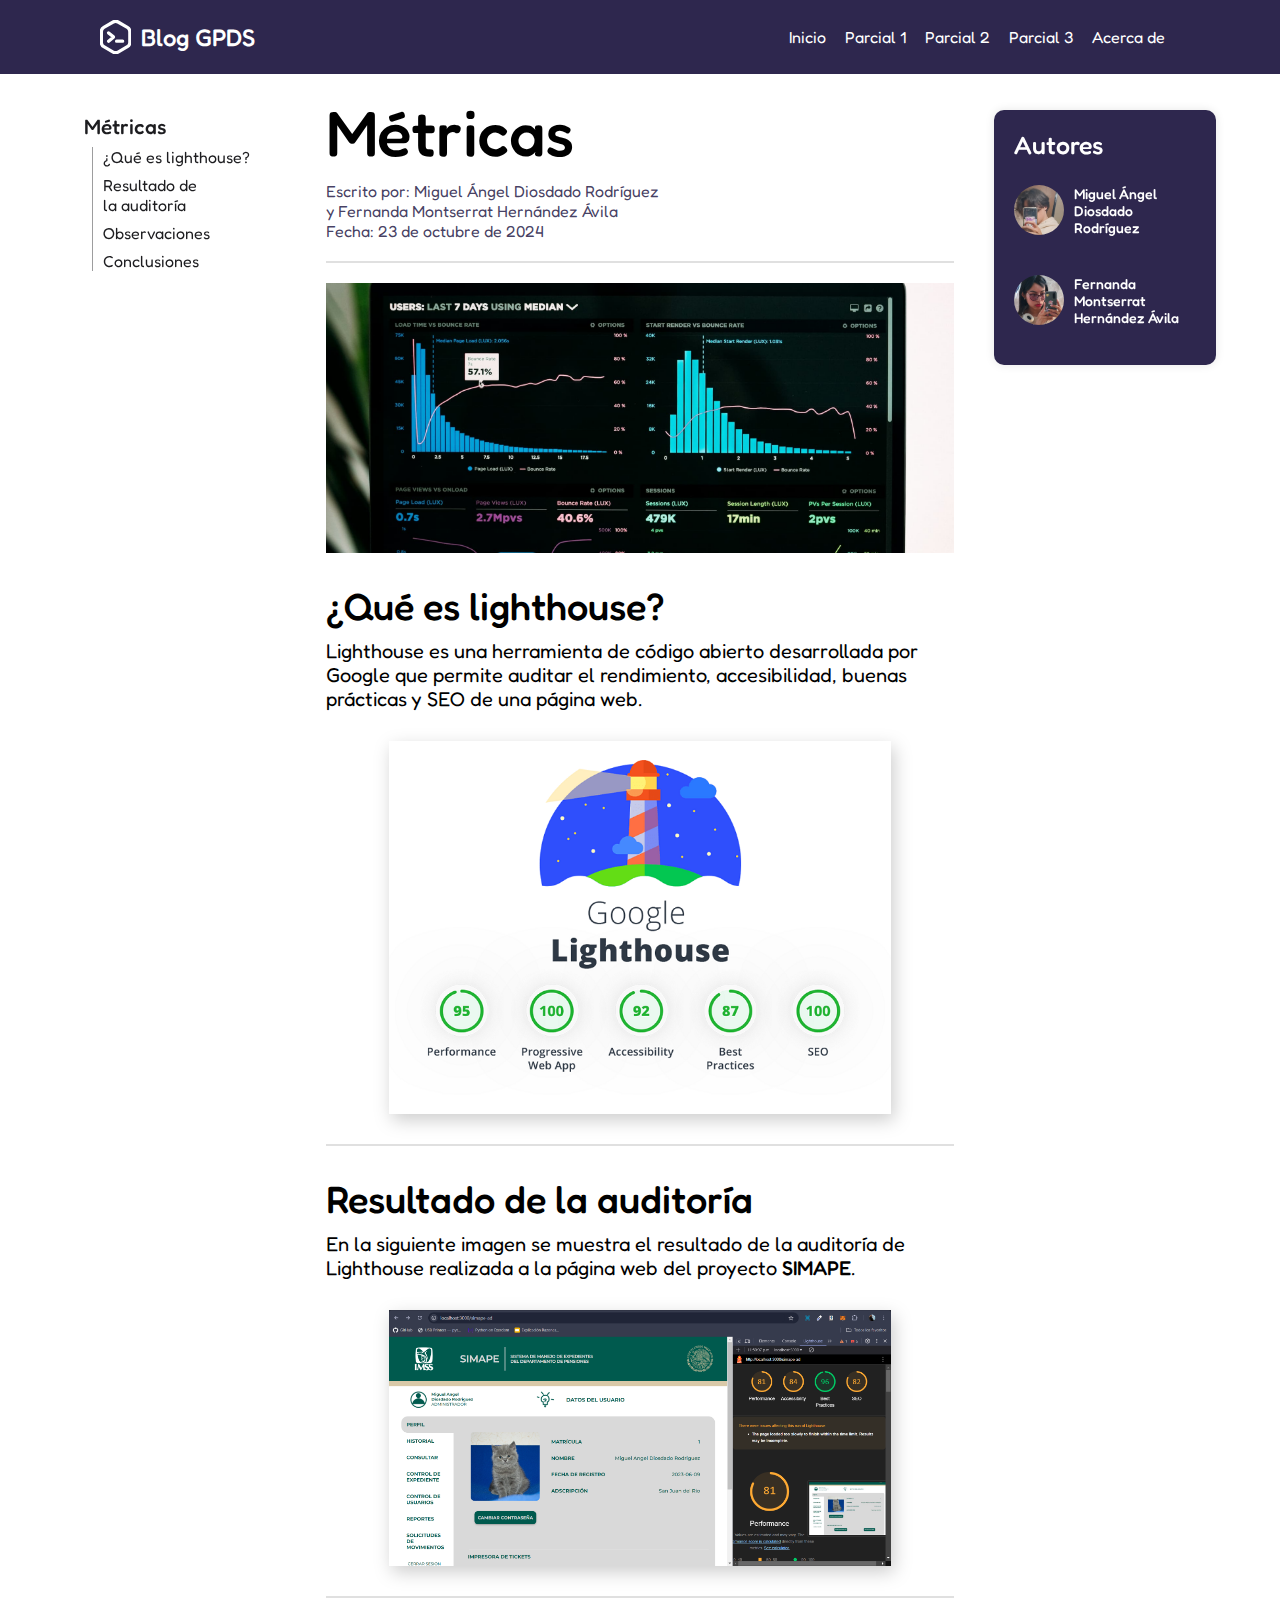
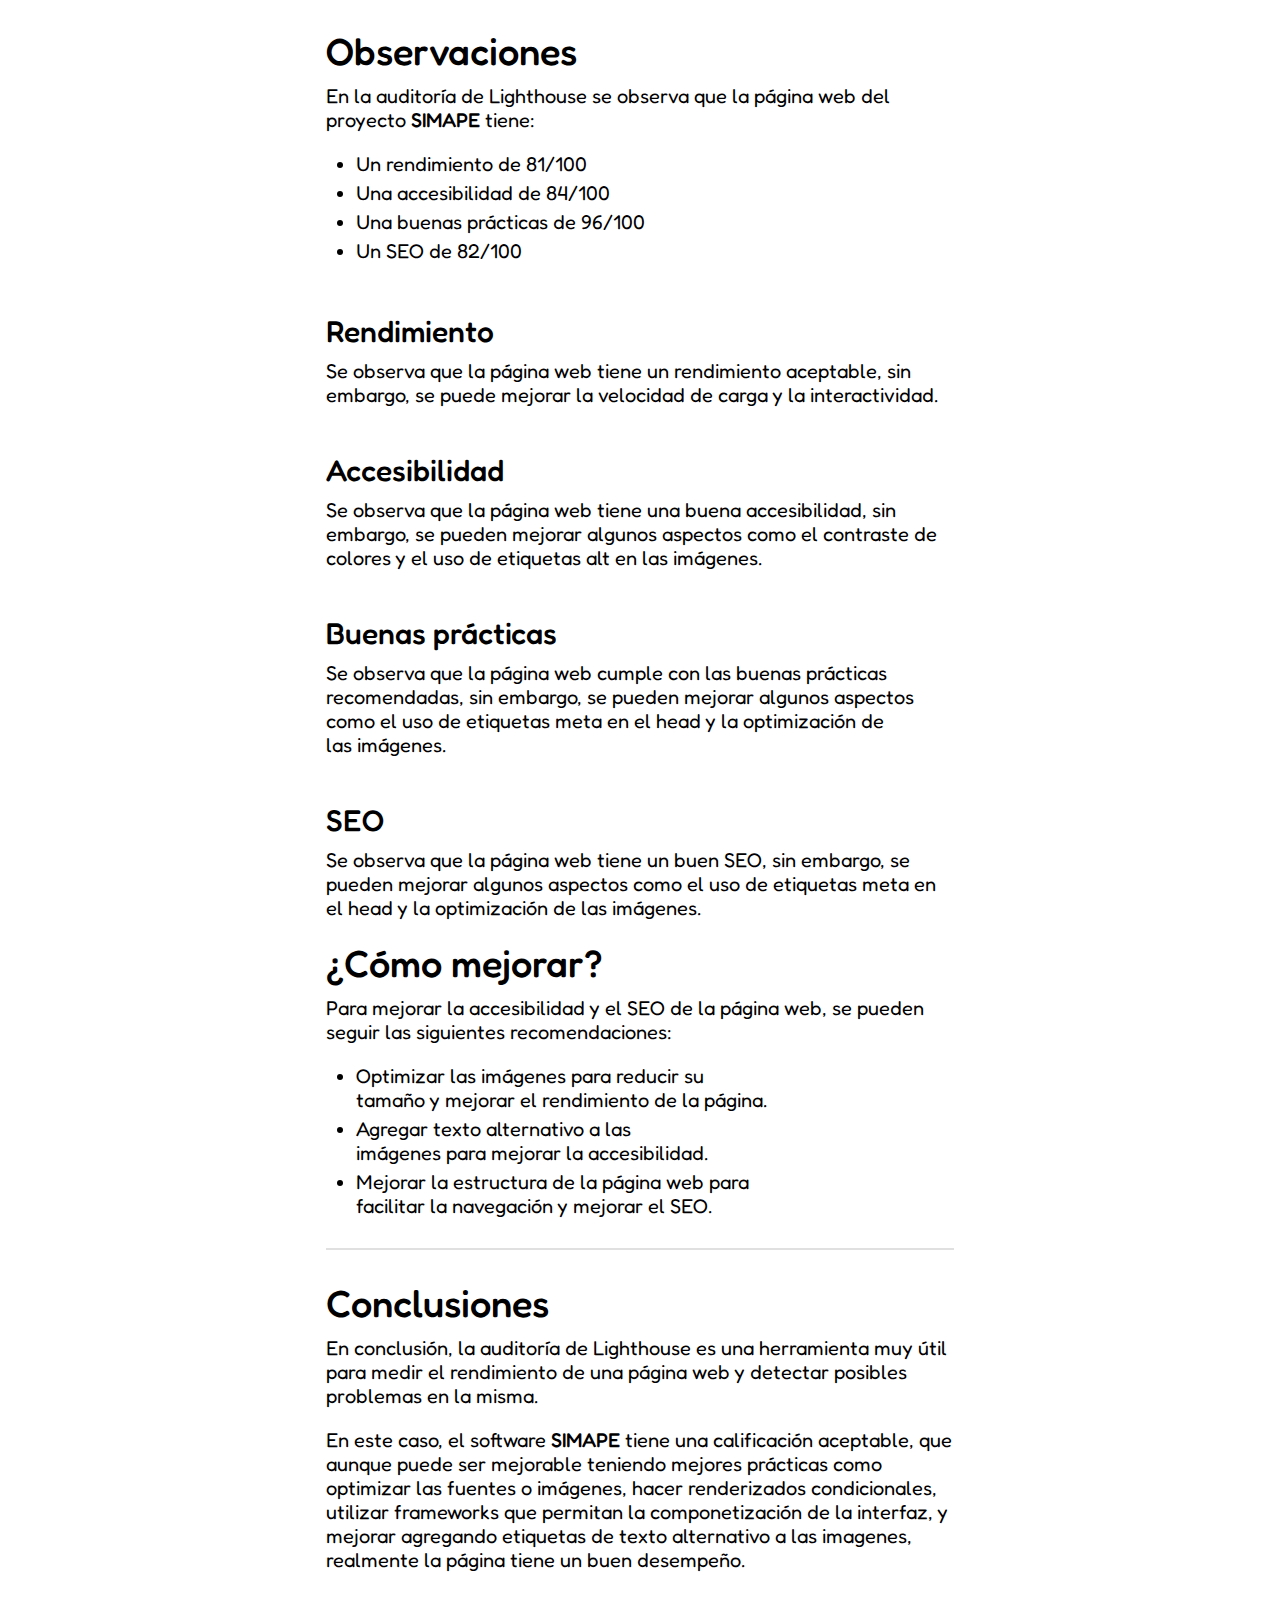
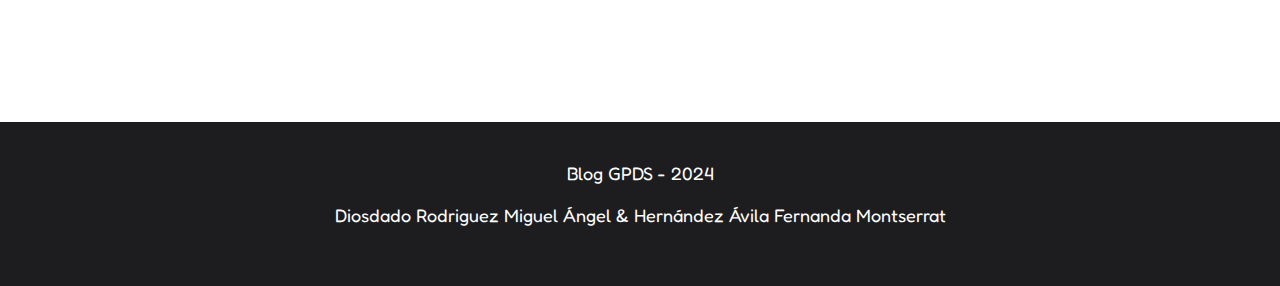
<file: parcial-2/metricas.html>
<!DOCTYPE html>
<html lang="es">
    <head>
        <meta charset="UTF-8">
        <meta name="viewport" content="width=device-width, initial-scale=1.0">
        <link rel="shortcut icon" href="../images/dev-icon.svg" type="image/x-icon">
        <link rel="stylesheet" href="../styles.css">
        <title>Métricas</title>
    </head>
    <body>
        <header>
            <nav>
                <span style="font-weight: 500; font-size: 1.5em; display: flex; flex-direction: row; align-items: center; gap: 10px;">
                    <svg width="1.3em" viewBox="0 0 474 518" fill="none" xmlns="http://www.w3.org/2000/svg">
                        <path d="M131 196L203.286 255.628C205.723 257.638 205.708 261.377 203.255 263.367L131 322M344 322H252M20.4937 177.301V340.699C20.4937 367.494 34.7886 392.253 57.9937 405.651L199.5 487.349C222.705 500.747 251.295 500.747 274.5 487.349L416.006 405.651C439.211 392.253 453.506 367.494 453.506 340.699V177.301C453.506 150.506 439.211 125.747 416.006 112.349L274.5 30.6506C251.295 17.2532 222.705 17.2532 199.5 30.6506L57.9937 112.349C34.7886 125.747 20.4937 150.506 20.4937 177.301Z" stroke="white" stroke-width="50" stroke-linecap="round"/>
                    </svg> 
                    Blog GPDS
                </span>
                <ul>
                    <li><a href="../index.html">Inicio</a></li>
                    <li><a href="../index.html#parcial-1">Parcial 1</a></li>
                    <li><a href="../index.html#parcial-2">Parcial 2</a></li>
                    <li><a href="../index.html#parcial-3">Parcial 3</a></li>
                    <li><a href="../index.html#acerca-de">Acerca de</a></li>
                </ul>
            </nav>
        </header>
        
        <!-- <div style="background-image: url('./images/js_bg.jpg'); height: 300px; margin-bottom: 20px; background-size: cover;">
            <h1 style="color: white; text-align: center; font-weight: 600; line-height: 300px; font-size: 82px; font-family: Poppins; backdrop-filter: blur(2px);">Blog GPDS</h1>
        </div> -->

        <div class="grid">
            <nav>
                <div class="index-container">
                    <ul>
                        <li><a href="#metricas">Métricas</a></li>
                        <ul>
                            <li><a href="#que-es-lighthouse">¿Qué es lighthouse?</a></li>
                            <li><a href="#resultado-de-la-auditoria">Resultado de la auditoría</a></li>
                            <li><a href="#observaciones">Observaciones</a></li>
                            <li><a href="#conclusiones">Conclusiones</a></li>
                        </ul>
                    </ul>
                </div>
            </nav>

            <main>
                <h1 id="metricas">Métricas</h1>
                <span>Escrito por: Miguel Ángel Diosdado Rodríguez y Fernanda Montserrat Hernández Ávila</span>
                <br>
                <span>Fecha: 23 de octubre de 2024</span>
                
                <hr>
                
                <div class="image-cover" style="background-image: url(../images/parcial-2/metricas.jpg);"></div>

                <section id="que-es-lighthouse">
                    <h2>¿Qué es lighthouse?</h2>
                    <p>Lighthouse es una herramienta de código abierto desarrollada por Google que permite auditar el rendimiento, accesibilidad, buenas prácticas y SEO de una página web.</p>
                    <img src="../images/parcial-2/lighthouse-google.webp" alt="">
                </section>
                <hr>
                <section id="resultado-de-la-auditoria">
                    <h2>Resultado de la auditoría</h2>
                    <p>En la siguiente imagen se muestra el resultado de la auditoría de Lighthouse realizada a la página web del proyecto <strong>SIMAPE</strong>.</p>
                    <img src="../images/parcial-2/simape-metricas-1.png" alt="">
                </section>
                <hr>
                <section id="observaciones">
                    <h2>Observaciones</h2>
                    <p>En la auditoría de Lighthouse se observa que la página web del proyecto <strong>SIMAPE</strong> tiene: </p>
                    <ul>
                        <li>Un rendimiento de 81/100</li>
                        <li>Una accesibilidad de 84/100</li>
                        <li>Una buenas prácticas de 96/100</li>
                        <li>Un SEO de 82/100</li>
                    </ul>
                    <h3>Rendimiento</h3>
                    <p>Se observa que la página web tiene un rendimiento aceptable, sin embargo, se puede mejorar la velocidad de carga y la interactividad.</p>

                    <h3>Accesibilidad</h3>
                    <p>Se observa que la página web tiene una buena accesibilidad, sin embargo, se pueden mejorar algunos aspectos como el contraste de colores y el uso de etiquetas alt en las imágenes.</p>

                    <h3>Buenas prácticas</h3>
                    <p>Se observa que la página web cumple con las buenas prácticas recomendadas, sin embargo, se pueden mejorar algunos aspectos como el uso de etiquetas meta en el head y la optimización de las imágenes.</p>

                    <h3>SEO</h3>
                    <p>Se observa que la página web tiene un buen SEO, sin embargo, se pueden mejorar algunos aspectos como el uso de etiquetas meta en el head y la optimización de las imágenes.</p>

                    <h2>¿Cómo mejorar?</h2>
                    <p>Para mejorar la accesibilidad y el SEO de la página web, se pueden seguir las siguientes recomendaciones:</p>
                    <ul>
                        <li>Optimizar las imágenes para reducir su tamaño y mejorar el rendimiento de la página.</li>
                        <li>Agregar texto alternativo a las imágenes para mejorar la accesibilidad.</li>
                        <li>Mejorar la estructura de la página web para facilitar la navegación y mejorar el SEO.</li>
                    </ul>
                </section>
                <hr>
                <section id="conclusiones">
                    <h2>Conclusiones</h2>
                    <p>En conclusión, la auditoría de Lighthouse es una herramienta muy útil para medir el rendimiento de una página web y detectar posibles problemas en la misma.</p>
                    <p>En este caso, el software <strong>SIMAPE</strong> tiene una calificación aceptable, que aunque puede ser mejorable teniendo mejores prácticas como optimizar las fuentes o imágenes, hacer renderizados condicionales, utilizar frameworks que permitan la componetización de la interfaz, y mejorar agregando etiquetas de texto alternativo a las imagenes, realmente la página tiene un buen desempeño.</p>
                </section>
            </main>

            <aside>
                <div class="card">
                    <h2>Autores</h2>
                    <div class="author-container">
                        <img src="../images/autores/miguel.jpg" alt="">
                        <span>Miguel Ángel Diosdado Rodríguez</span>
                    </div>
                    <div class="author-container">
                        <img src="../images/autores/montse.jpg" alt="">
                        <span>Fernanda Montserrat Hernández Ávila</span>
                    </div>
                </div>
            </aside>
        </div>
        <footer>
            <div class="container">
                <p>Blog GPDS - 2024</p>
                <p>Diosdado Rodriguez Miguel Ángel & Hernández Ávila Fernanda Montserrat</p>
            </div>
        </footer>
    </body>
</html>
</file>
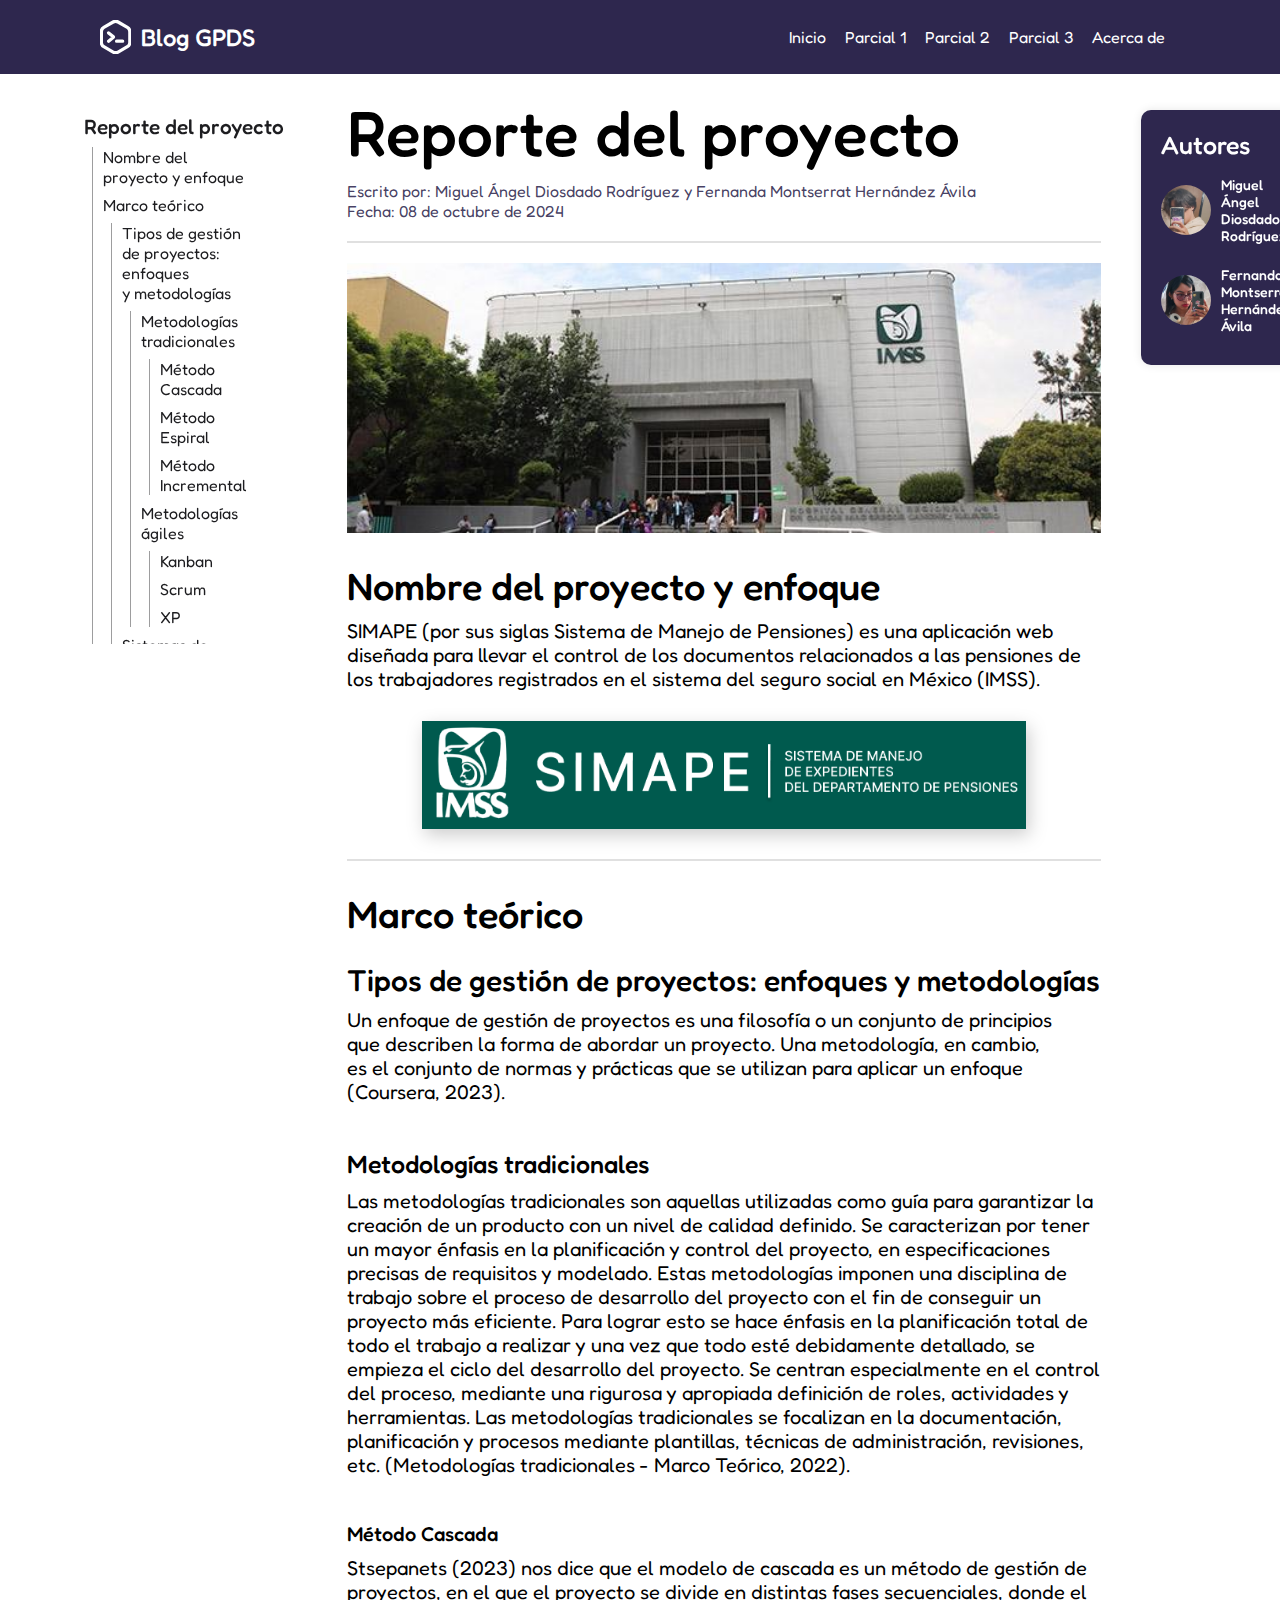
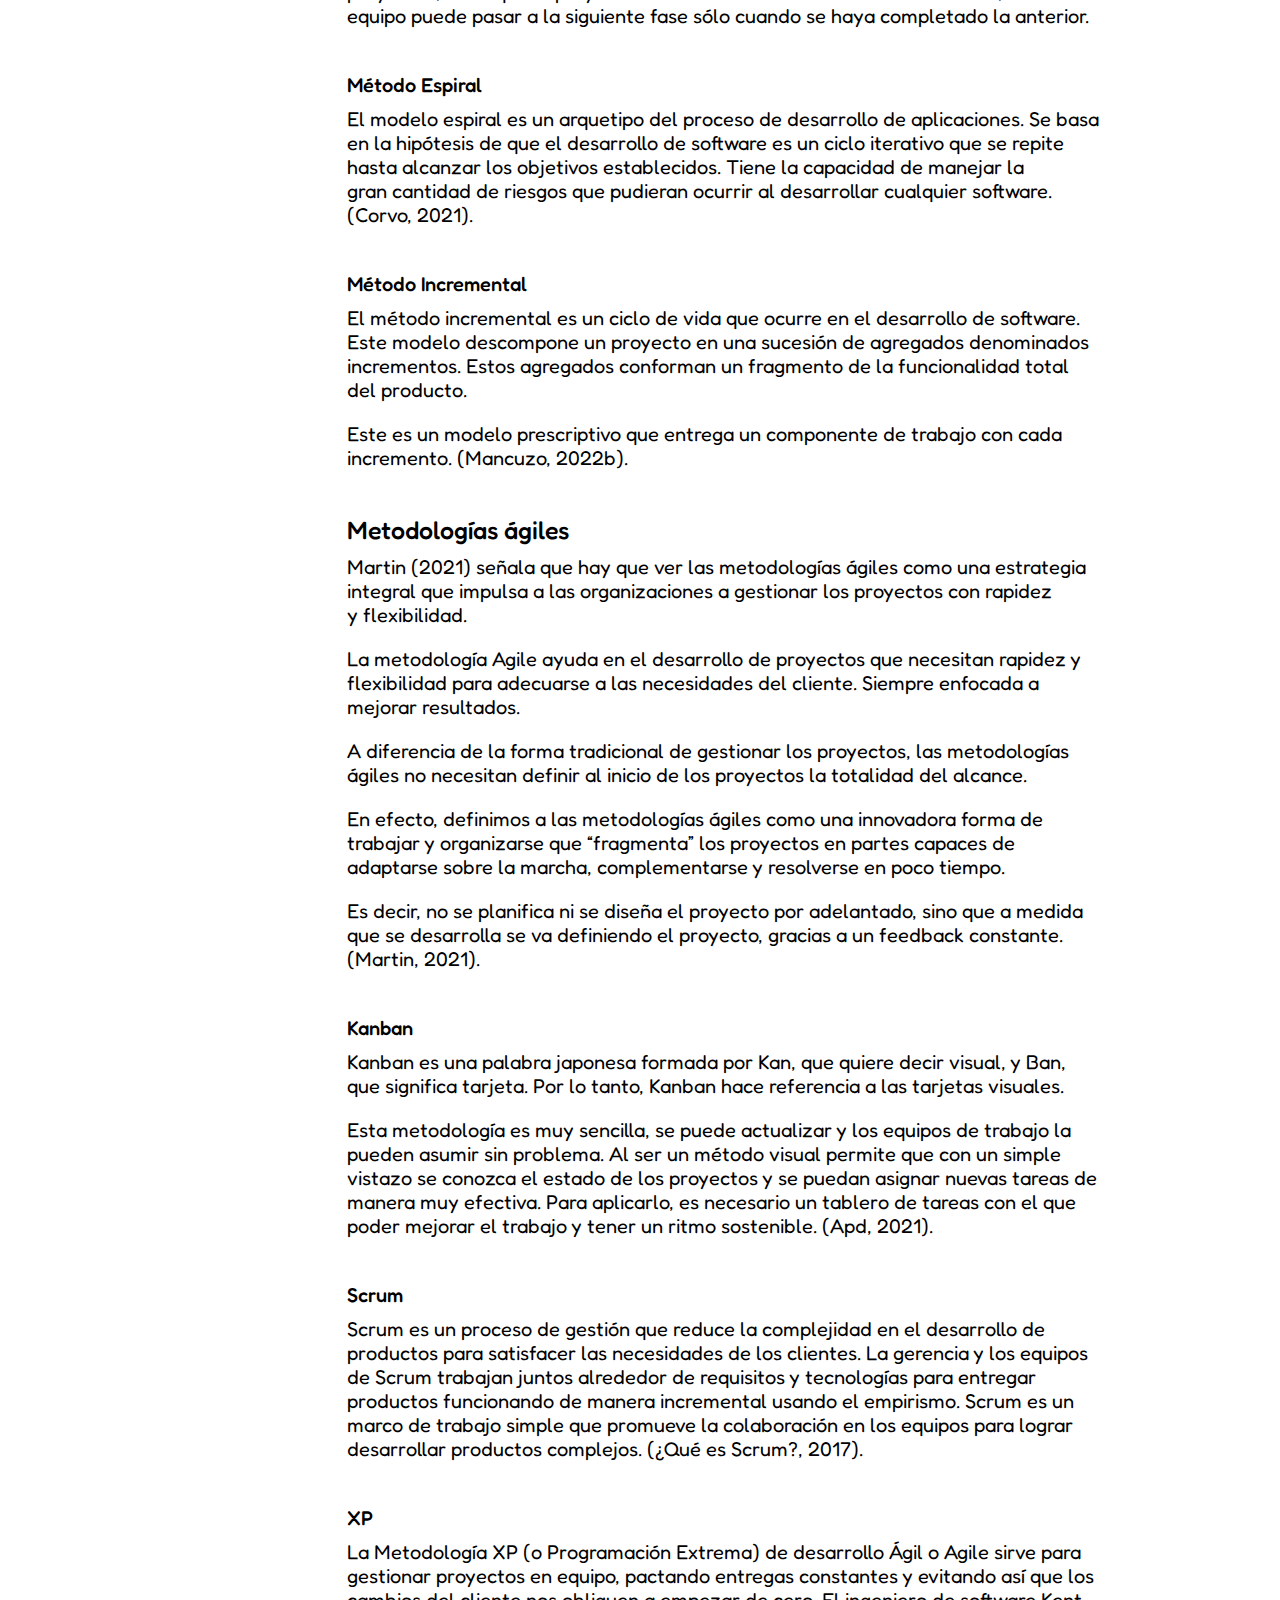
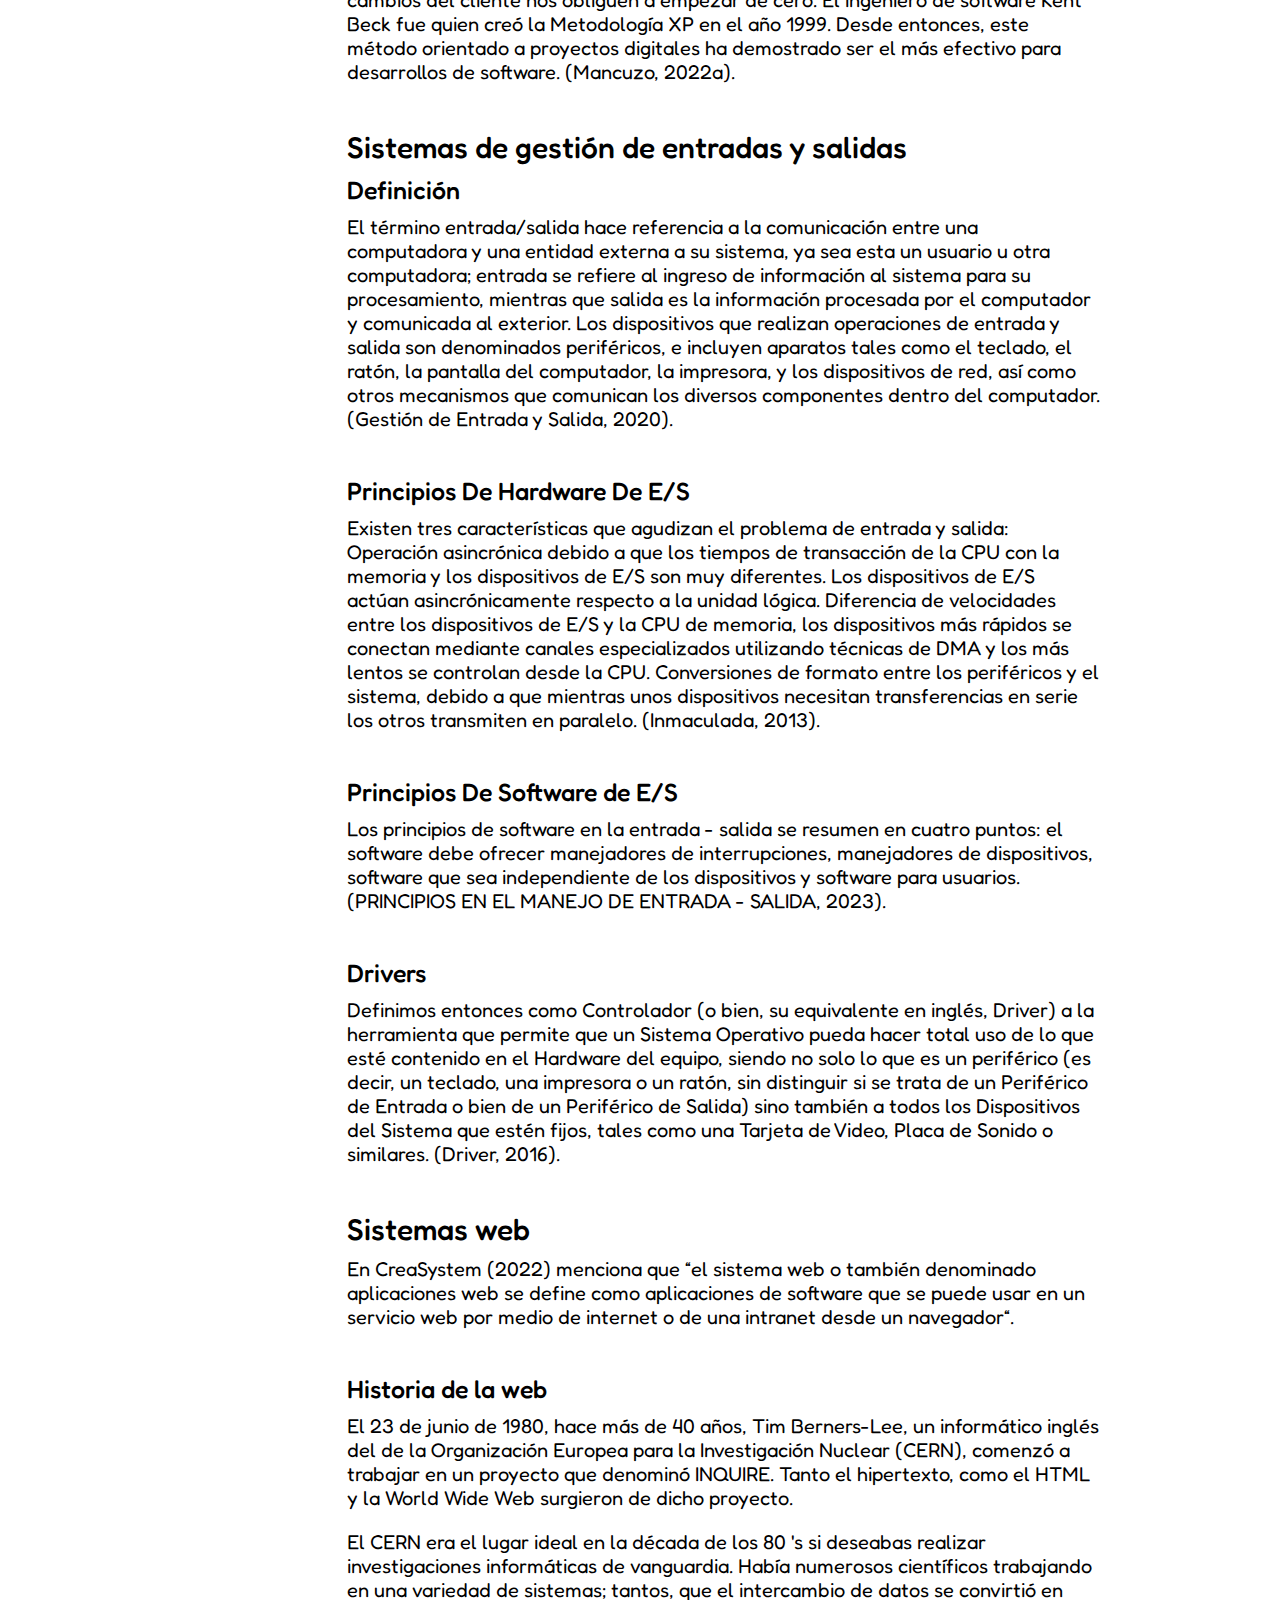
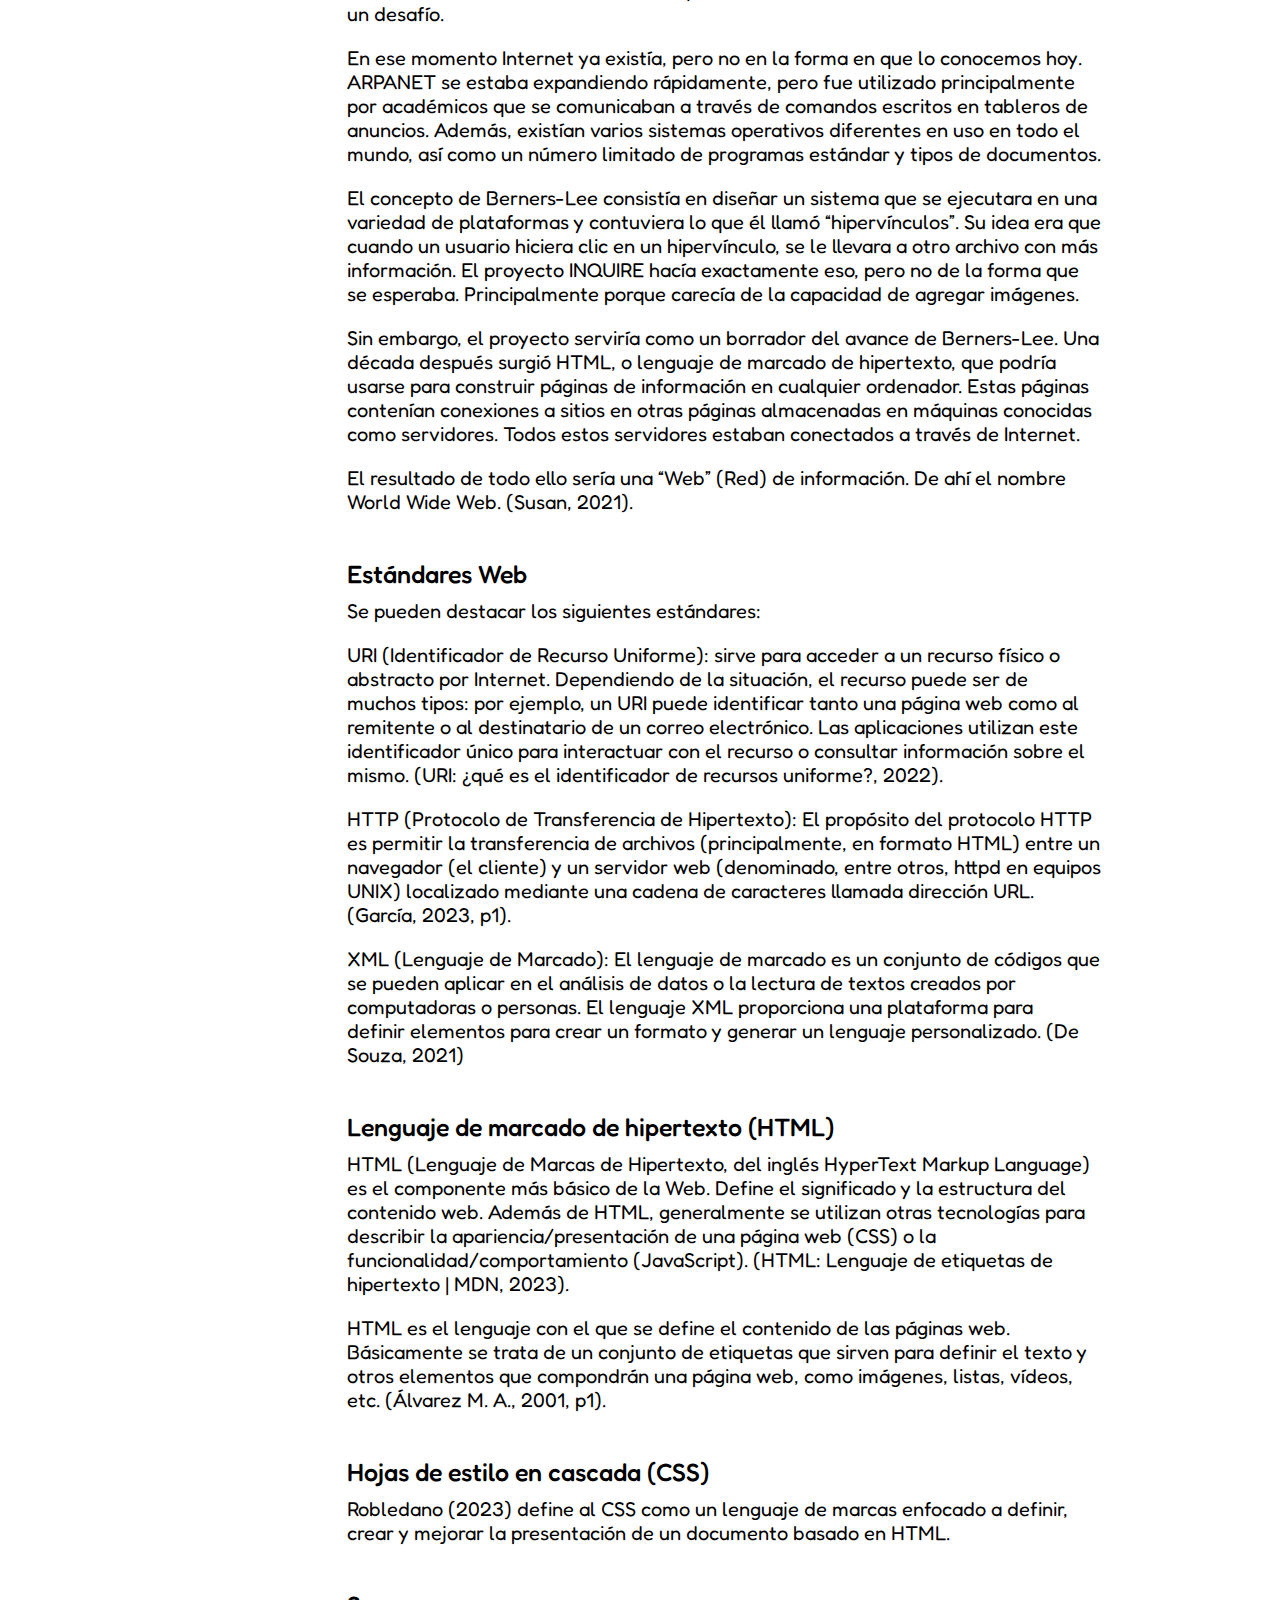
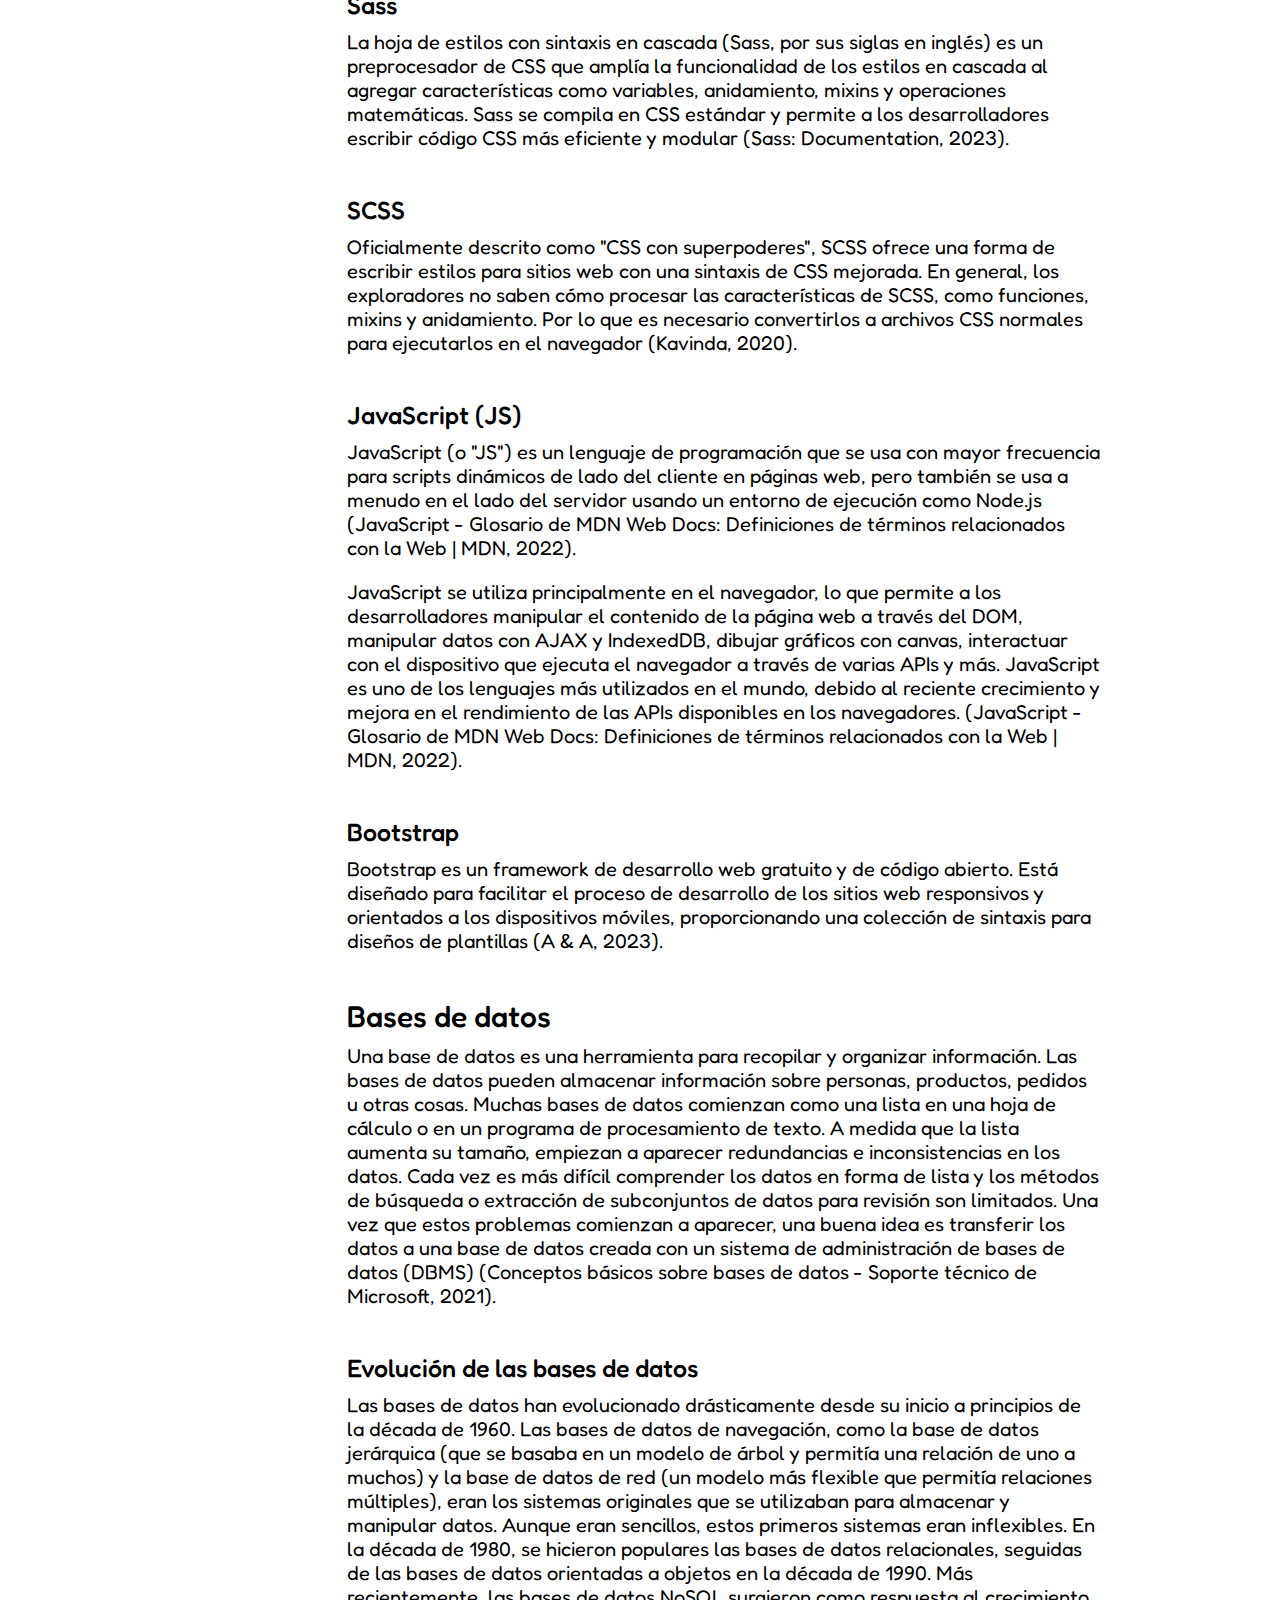
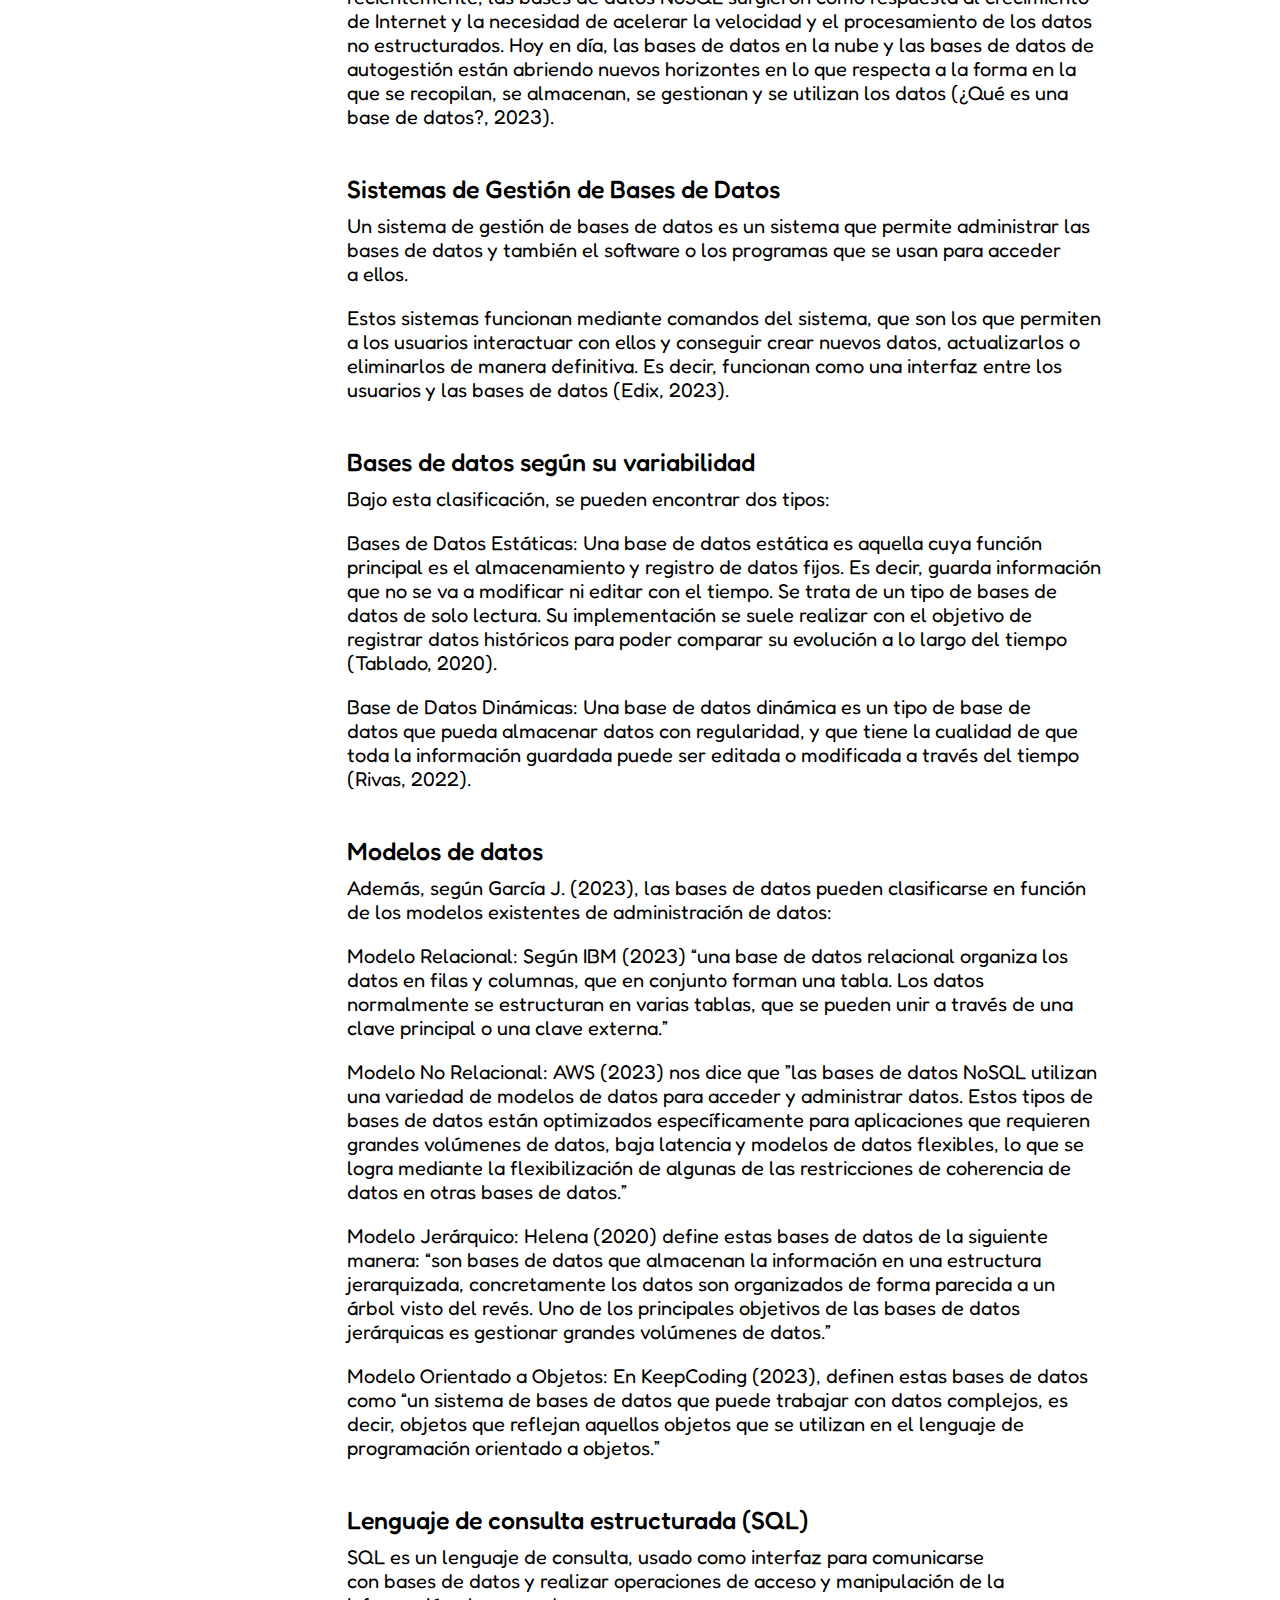
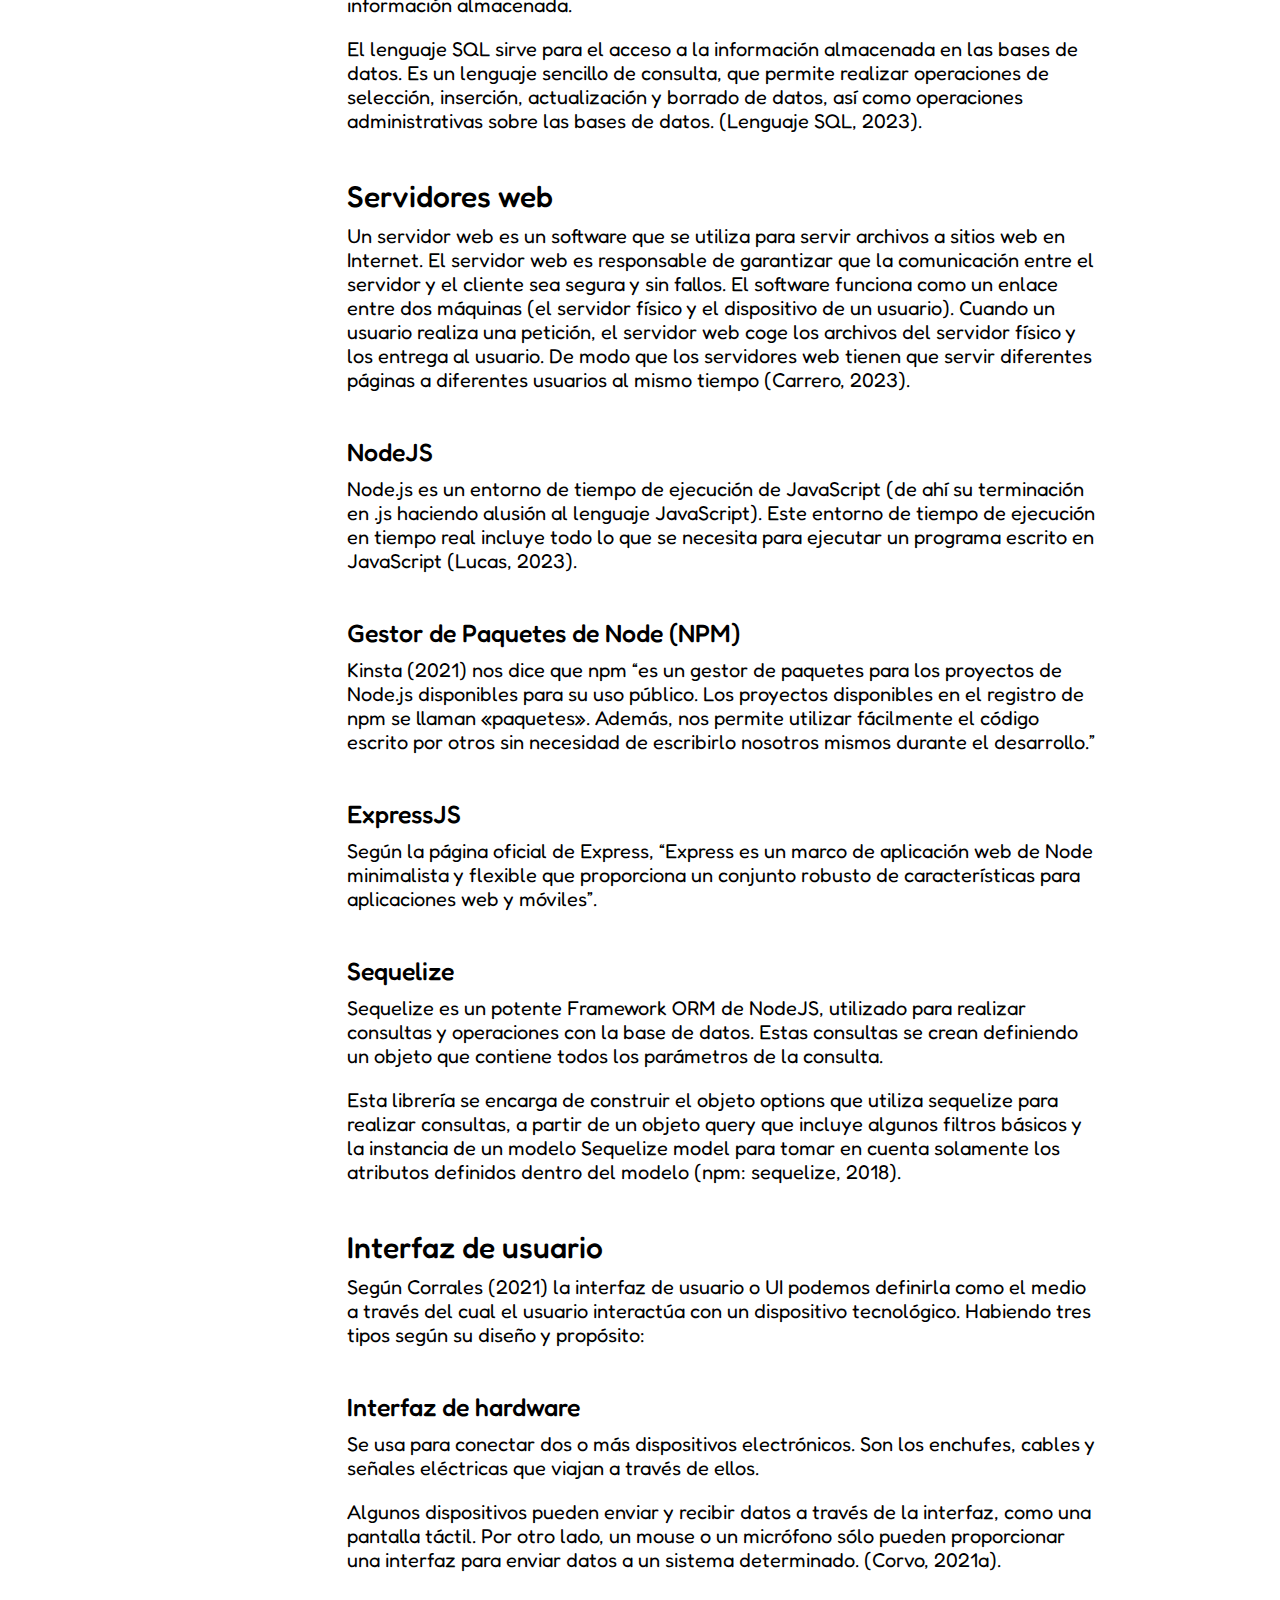
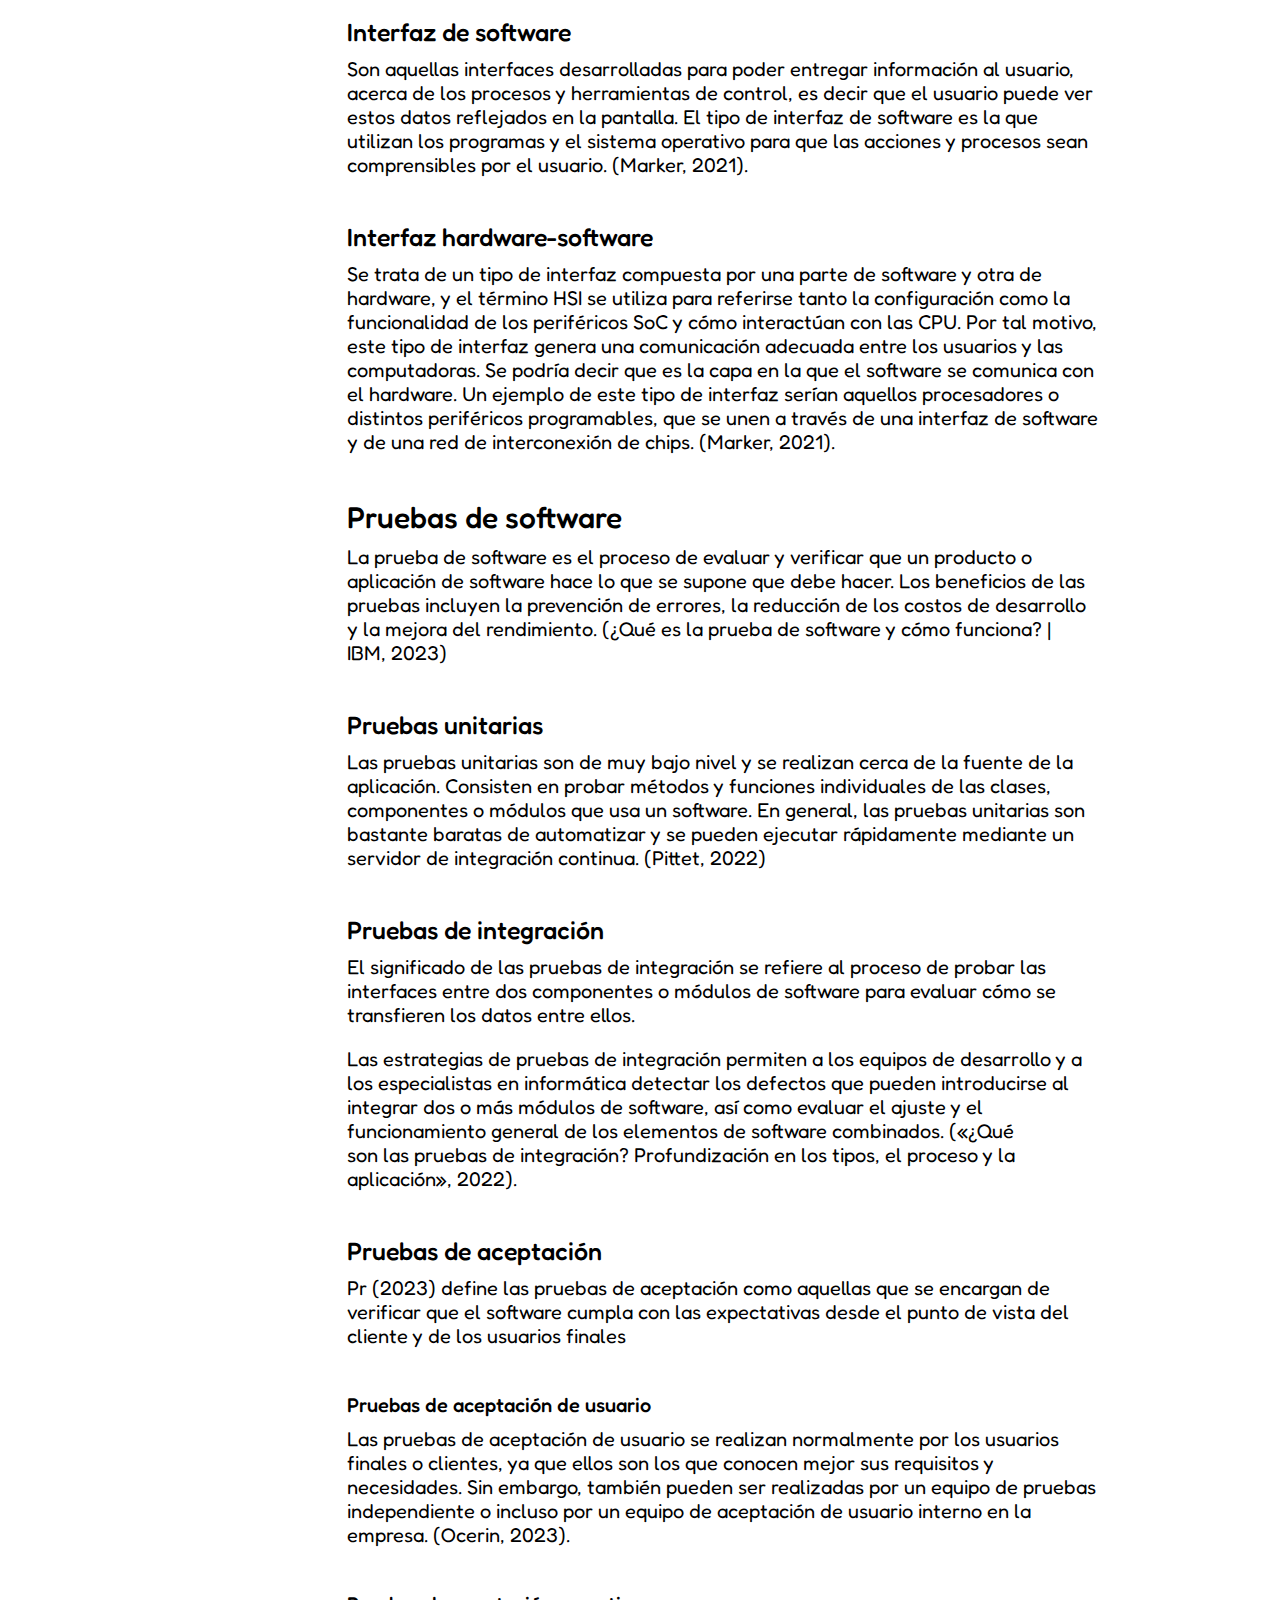
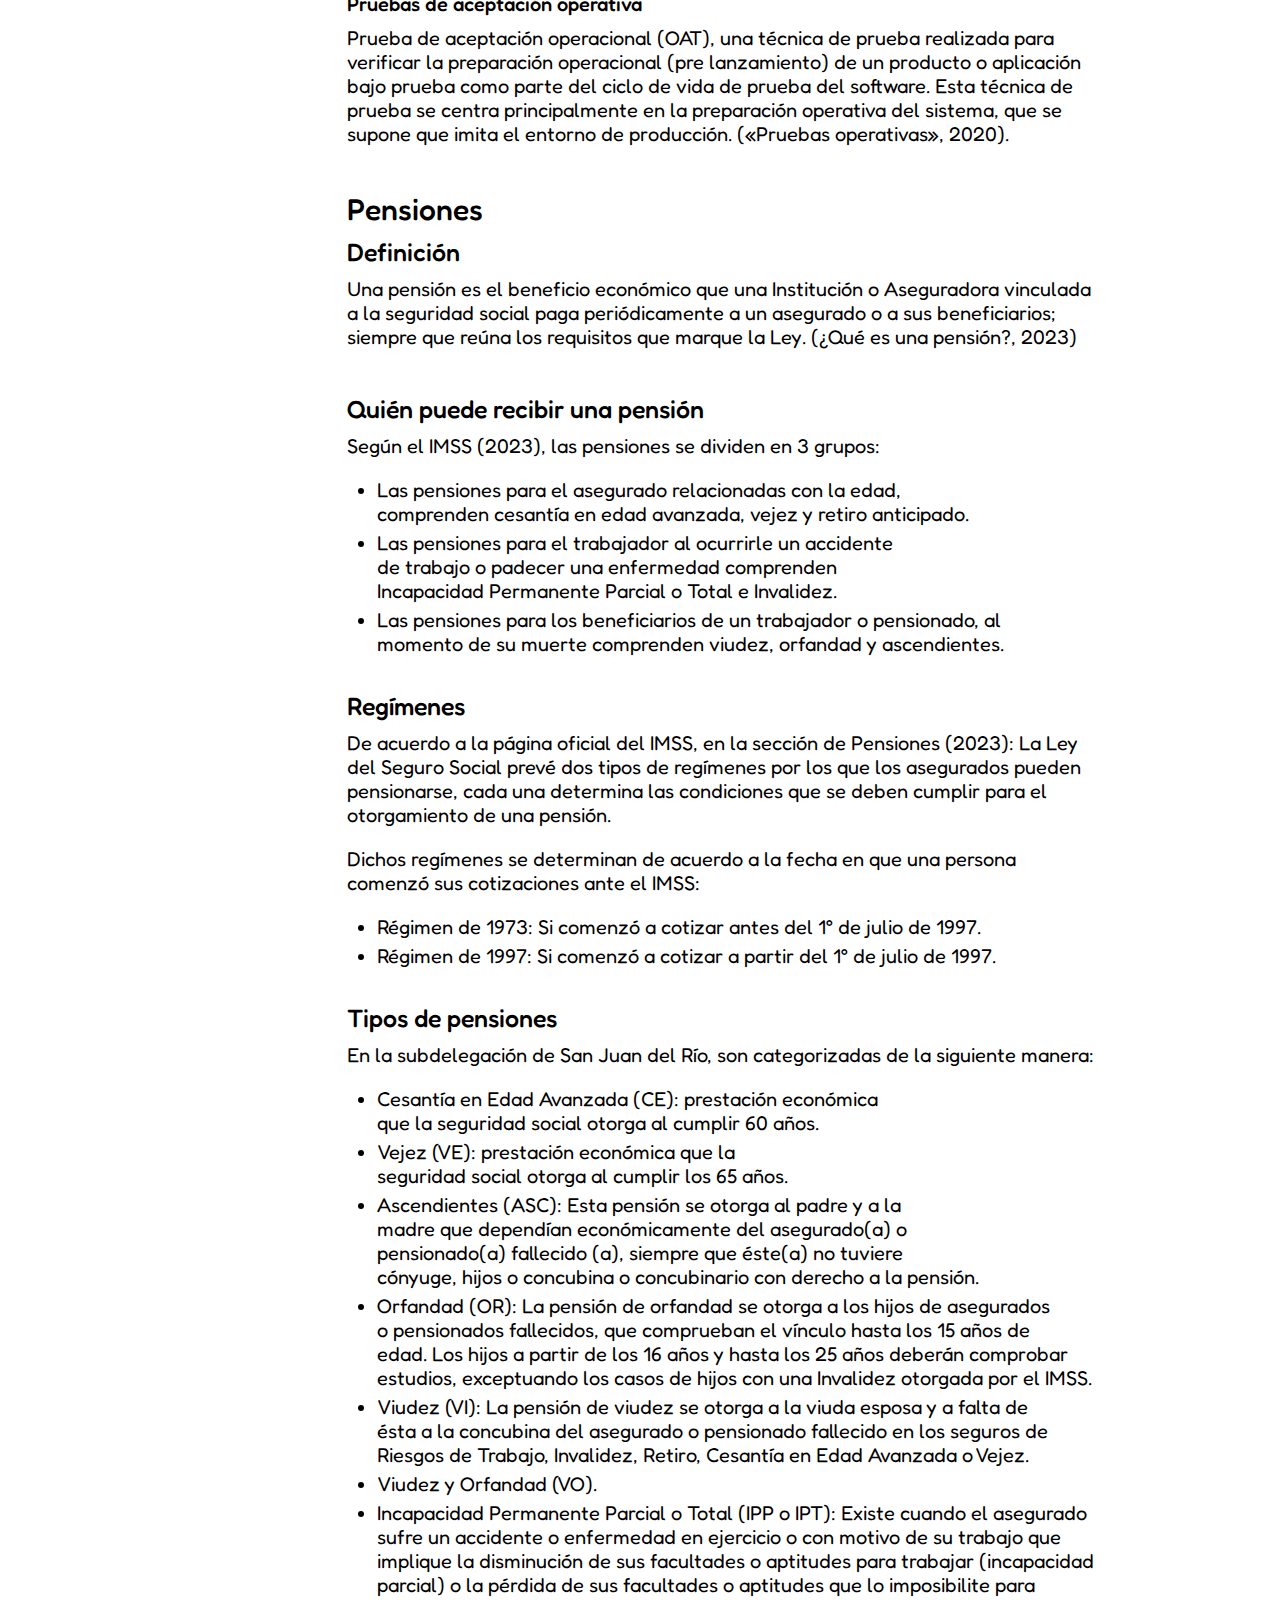
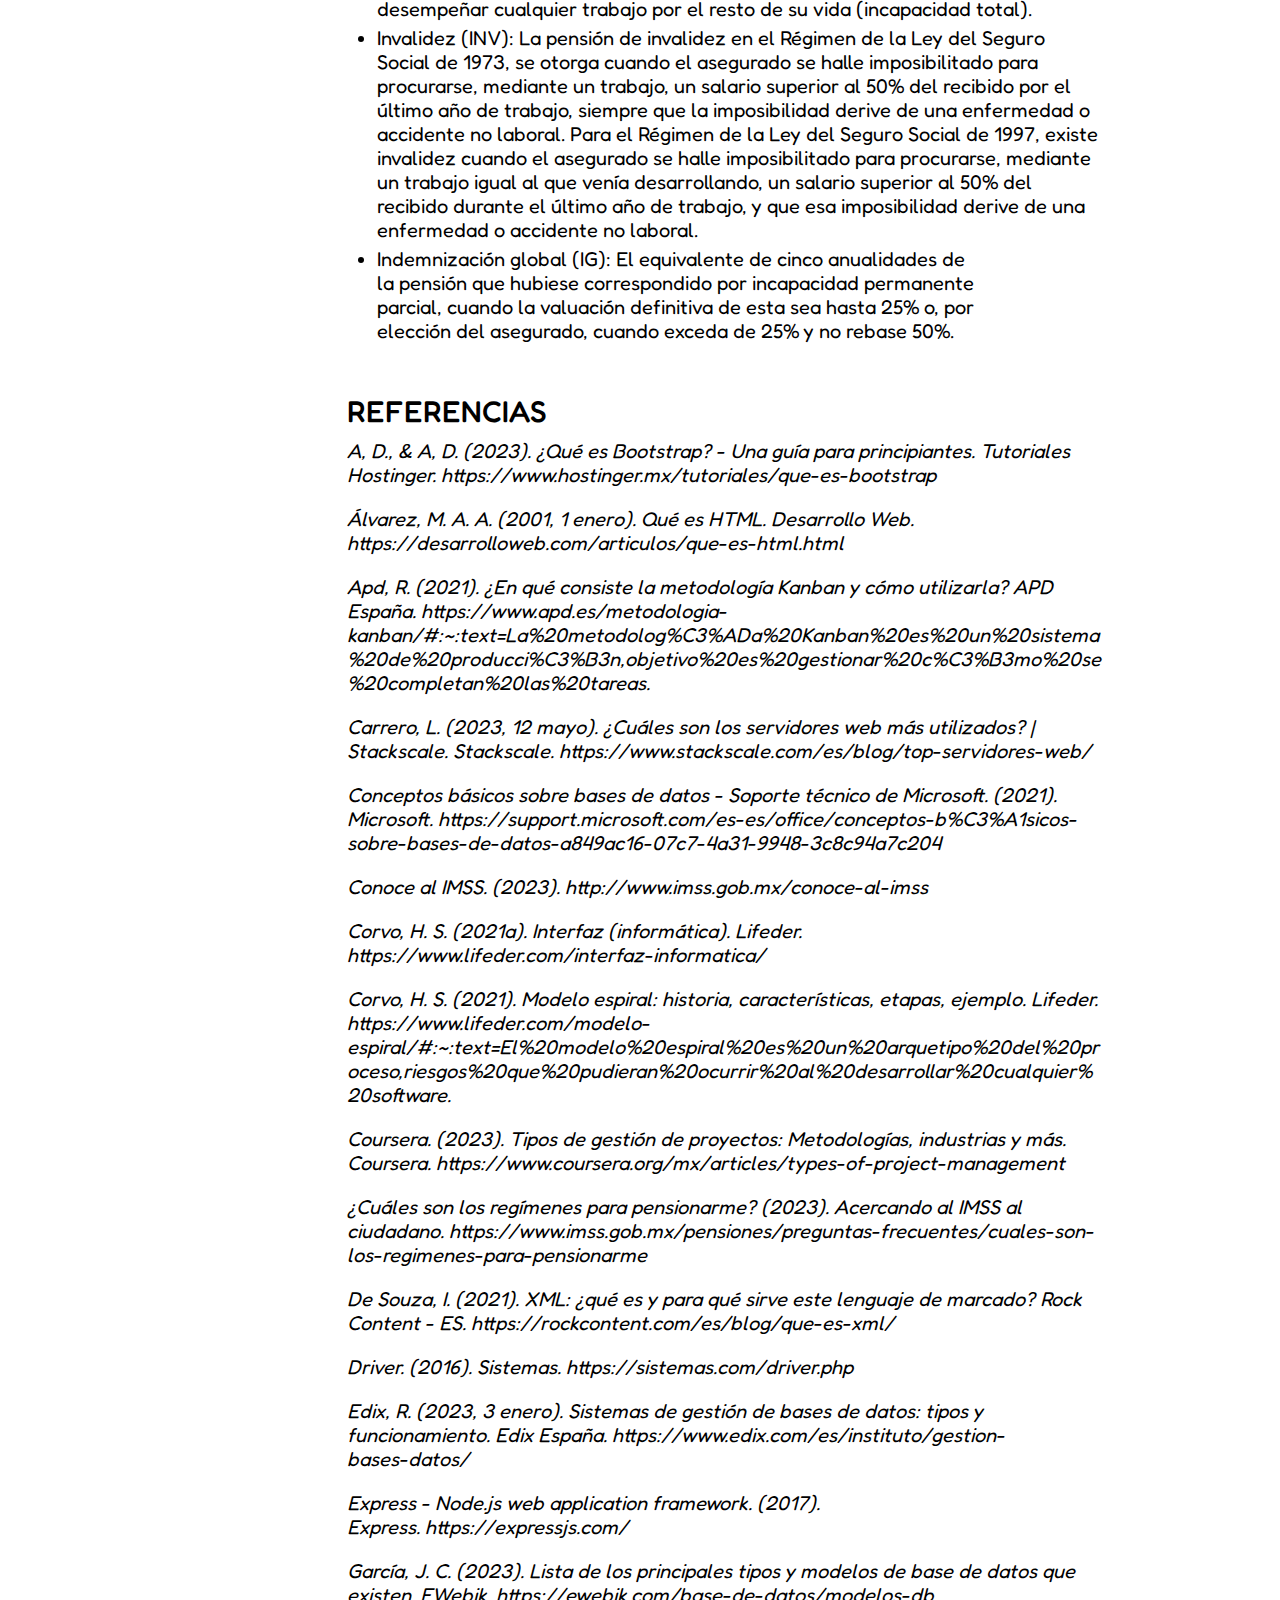
<file: parcial-2/reporte-del-proyecto.html>
<!DOCTYPE html>
<html lang="es">
    <head>
        <meta charset="UTF-8">
        <meta name="viewport" content="width=device-width, initial-scale=1.0">
        <link rel="shortcut icon" href="../images/dev-icon.svg" type="image/x-icon">
        <link rel="stylesheet" href="../styles.css">
        <title>Reporte del proyecto</title>
    </head>
    <body>
        <header>
            <nav>
                <span style="font-weight: 500; font-size: 1.5em; display: flex; flex-direction: row; align-items: center; gap: 10px;">
                    <svg width="1.3em" viewBox="0 0 474 518" fill="none" xmlns="http://www.w3.org/2000/svg">
                        <path d="M131 196L203.286 255.628C205.723 257.638 205.708 261.377 203.255 263.367L131 322M344 322H252M20.4937 177.301V340.699C20.4937 367.494 34.7886 392.253 57.9937 405.651L199.5 487.349C222.705 500.747 251.295 500.747 274.5 487.349L416.006 405.651C439.211 392.253 453.506 367.494 453.506 340.699V177.301C453.506 150.506 439.211 125.747 416.006 112.349L274.5 30.6506C251.295 17.2532 222.705 17.2532 199.5 30.6506L57.9937 112.349C34.7886 125.747 20.4937 150.506 20.4937 177.301Z" stroke="white" stroke-width="50" stroke-linecap="round"/>
                    </svg> 
                    Blog GPDS
                </span>
                <ul>
                    <li><a href="../index.html">Inicio</a></li>
                    <li><a href="../index.html#parcial-1">Parcial 1</a></li>
                    <li><a href="../index.html#parcial-2">Parcial 2</a></li>
                    <li><a href="../index.html#parcial-3">Parcial 3</a></li>
                    <li><a href="../index.html#acerca-de">Acerca de</a></li>
                </ul>
            </nav>
        </header>
        
        <!-- <div style="background-image: url('./images/js_bg.jpg'); height: 300px; margin-bottom: 20px; background-size: cover;">
            <h1 style="color: white; text-align: center; font-weight: 600; line-height: 300px; font-size: 82px; font-family: Poppins; backdrop-filter: blur(2px);">Blog GPDS</h1>
        </div> -->

        <div class="grid">
            <nav>
                <div class="index-container">
                    <ul>
                        <li><a href="#reporte-del-proyecto">Reporte del proyecto</a></li>
                        <ul>
                            <li><a href="#nombre-del-proyecto-y-enfoque">Nombre del proyecto y enfoque</a></li>
                            <li><a href="#marco-teorico">Marco teórico</a></li>
                            <ul>
                                <li><a href="#tipos-de-gestion-de-proyectos">Tipos de gestión de proyectos: enfoques y metodologías</a></li>
                                <ul>
                                    <li><a href="#metodologias-tradicionales">Metodologías tradicionales</a></li>
                                    <ul>
                                        <li><a href="#metodo-cascada">Método Cascada</a></li>
                                        <li><a href="#metodo-espiral">Método Espiral</a></li>
                                        <li><a href="#metodo-incremental">Método Incremental</a></li>
                                    </ul>
                                    <li><a href="#metodologias-agiles">Metodologías ágiles</a></li>
                                    <ul>
                                        <li><a href="#kanban">Kanban</a></li>
                                        <li><a href="#scrum">Scrum</a></li>
                                        <li><a href="#xp">XP</a></li>
                                    </ul>
                                </ul>
                                <li><a href="#sistema-de-gestion-entradas-y-salidas">Sistemas de gestión de entradas y salidas</a></li>
                                <ul>
                                    <li><a href="#sges-definicion">Definición</a></li>
                                    <li><a href="#principios-hardware-es">Principios De Hardware De E/S</a></li>
                                    <li><a href="#principios-de-software-es">Principios De Software de E/S</a></li>
                                    <li><a href="#drivers">Drivers</a></li>
                                </ul>
                                <li><a href="#sistemas-web">Sistemas web</a></li>
                                <ul>
                                    <li><a href="#historia-de-la-web">Historia de la web</a></li>
                                    <li><a href="#estandares-web">Estándares Web</a></li>
                                    <li><a href="#lenguaje-de-marcado-de-hipertexto">Lenguaje de marcado de hipertexto (HTML)</a></li>
                                    <li><a href="#hojas-de-estilo-en-cascada">Hojas de estilo en cascada (CSS)</a></li>
                                    <li><a href="#sass">Sass</a></li>
                                    <li><a href="#scss">SCSS</a></li>
                                    <li><a href="#javascript-js">JavaScript (JS)</a></li>
                                    <li><a href="#bootstrap">Bootstrap</a></li>
                                </ul>
                                <li><a href="#bases-de-datos">Bases de datos</a></li>
                                <ul>
                                    <li><a href="#evolucion-de-las-bases-de-datos">Evolucion de las bases de datos</a></li>
                                    <li><a href="#tipos-de-bases-de-datos">Tipos de bases de datos</a></li>
                                    <li><a href="#sistemas-de-gestion-de-bases-de-datos">Sistemas de gestión de bases de datos</a></li>
                                    <li><a href="#bases-de-datos-segun-su-variabilidad">Bases de datos según su variabilidad</a></li>
                                    <li><a href="#modelos-de-datos">Modelos de datos</a></li>
                                    <li><a href="#lenguaje-de-consulta-estructurada">Lenguaje de consulta estructurada (SQL)</a></li>
                                </ul>
                                <li><a href="#servidores-web">Servidores web</a></li>
                                <ul>
                                    <li><a href="#node-js">NodeJS</a></li>
                                    <li><a href="#gestor-de-paquetes-de-node">Gestor de Paquetes de Node (NPM)</a></li>
                                    <li><a href="#express-js">ExpressJS</a></li>
                                    <li><a href="#sequelize">Sequelize</a></li>
                                </ul>
                                <li><a href="#interfaz-de-usuario">Interfaz de usuario</a></li>
                                <ul>
                                    <li><a href="#interfaz-de-hardware">Interfaz de hardware</a></li>
                                    <li><a href="#interfaz-de-software">Interfaz de software</a></li>
                                    <li><a href="#interfaz-hardware-software">Interfaz hardware-software</a></li>
                                </ul>
                                <li><a href="#pruebas-de-software">Pruebas de software</a></li>
                                <ul>
                                    <li><a href="#pruebas-unitarias">Pruebas unitarias</a></li>
                                    <li><a href="#pruebas-de-integracion">Pruebas de integración</a></li>
                                    <li><a href="#pruebas-de-aceptacion">Pruebas de aceptación</a></li>
                                    <ul>
                                        <li><a href="#pruebas-de-aceptacion-usuario">Pruebas de aceptación de usuario</a></li>
                                        <li><a href="#pruebas-de-aceptacion-operativa">Pruebas de aceptación operativa</a></li>
                                    </ul>
                                </ul>
                                <li><a href="#pensiones">Pensiones</a></li>
                                <ul>
                                    <li><a href="#pensiones-definicion">Definición</a></li>
                                    <li><a href="#quien-puede-recibir-una-pension">Quién puede recibir una pensión</a></li>
                                    <li><a href="#pensiones-regimenes">Regímenes</a></li>
                                    <li><a href="#tipos-de-pensiones">Tipos de pensiones</a></li>
                                </ul>
                                <li><a href="#referencias">REFERENCIAS</a></li>
                            </ul>
                                
                            <li><a href="#documentacion-del-codigo">Documentación del código</a></li>
                            <ul>
                                <li><a href="#documentacion-base-de-datos">Base de datos</a></li>
                                <ul>
                                    <li><a href="#diagrama-er">Diagrama ER</a></li>
                                    <li><a href="#script-bd">Script</a></li>
                                </ul>
                                <li><a href="#documentacion-codigo">Código</a></li>
                                <ul>
                                    <li><a href="#codigo-servidor-web">Servidor web</a></li>
                                    <li><a href="#codigo-rutas-generales">Rutas generales</a></li>
                                    <li><a href="#codigo-rutas-usuarios">Rutas de usuario</a></li>
                                    <li><a href="#codigo-rutas-expedientes">Rutas de expediente</a></li>
                                </ul>
                            </ul>
                        </ul>
                    </ul>
                </div>
            </nav>

            <main>
                <h1 id="reporte-del-proyecto">Reporte del proyecto</h1>
                <span>Escrito por: Miguel Ángel Diosdado Rodríguez y Fernanda Montserrat Hernández Ávila</span>
                <br>
                <span>Fecha: 08 de octubre de 2024</span>
                
                <hr>
                
                <div class="image-cover" style="background-image: url(../images/imss.jpg);"></div>
                
                <section id="nombre-del-proyecto-y-enfoque">
                    <h2>Nombre del proyecto y enfoque</h2>
                    <p>SIMAPE (por sus siglas Sistema de Manejo de Pensiones) es una aplicación web diseñada para llevar el control de los documentos relacionados a las pensiones de los trabajadores registrados en el sistema del seguro social en México (IMSS).</p>
                    
                    <img src="../images/simape-logo.png" alt="" >
                </section>

                <hr>
                <section id="marco-teorico">
                    <h2>Marco teórico</h2>
                    <h3 id="tipos-de-gestion-de-proyectos">Tipos de gestión de proyectos: enfoques y metodologías</h3>
                    <p>Un enfoque de gestión de proyectos es una filosofía o un conjunto de principios que describen la forma de abordar un proyecto. Una metodología, en cambio, es el conjunto de normas y prácticas que se utilizan para aplicar un enfoque (Coursera, 2023).</p>

                        <h4 id="metodologias-tradicionales">Metodologías tradicionales</h4>
                            <p>Las metodologías tradicionales son aquellas utilizadas como guía para garantizar la creación de un producto con un nivel de calidad definido. Se caracterizan por tener un mayor énfasis en la planificación y control del proyecto, en especificaciones precisas de requisitos y modelado. Estas metodologías imponen una disciplina de trabajo sobre el proceso de desarrollo del proyecto con el fin de conseguir un proyecto más eficiente. Para lograr esto se hace énfasis en la planificación total de todo el trabajo a realizar y una vez que todo esté debidamente detallado, se empieza el ciclo del desarrollo del proyecto. Se centran especialmente en el control del proceso, mediante una rigurosa y apropiada definición de roles, actividades y herramientas. Las metodologías tradicionales se focalizan en la documentación, planificación y procesos mediante plantillas, técnicas de administración, revisiones, etc. (Metodologías tradicionales - Marco Teórico, 2022).</p>

                            <h5 id="metodo-cascada">Método Cascada</h5>  
                            <p>Stsepanets (2023) nos dice que el modelo de cascada es un método de gestión de proyectos, en el que el proyecto se divide en distintas fases secuenciales, donde el equipo puede pasar a la siguiente fase sólo cuando se haya completado la anterior.</p>

                            <h5 id="metodo-espiral">Método Espiral</h5>
                            <p>El modelo espiral es un arquetipo del proceso de desarrollo de aplicaciones. Se basa en la hipótesis de que el desarrollo de software es un ciclo iterativo que se repite hasta alcanzar los objetivos establecidos. Tiene la capacidad de manejar la gran cantidad de riesgos que pudieran ocurrir al desarrollar cualquier software. (Corvo, 2021).</p>

                            <h5 id="metodo-incremental">Método Incremental</h5>
                            <p>El método incremental es un ciclo de vida que ocurre en el desarrollo de software. Este modelo descompone un proyecto en una sucesión de agregados denominados incrementos. Estos agregados conforman un fragmento de la funcionalidad total del producto.</p>
                            <p>Este es un modelo prescriptivo que entrega un componente de trabajo con cada incremento. (Mancuzo, 2022b).</p>

                        <h4 id="metodologias-agiles">Metodologías ágiles</h4>
                        <p>Martin (2021) señala que hay que ver las metodologías ágiles como una estrategia integral que impulsa a las organizaciones a gestionar los proyectos con rapidez y flexibilidad.</p>

                        <p>La metodología Agile ayuda en el desarrollo de proyectos que necesitan rapidez y flexibilidad para adecuarse a las necesidades del cliente. Siempre enfocada a mejorar resultados.</p>
                        <p>A diferencia de la forma tradicional de gestionar los proyectos, las metodologías ágiles no necesitan definir al inicio de los proyectos la totalidad del alcance.</p>
                        <p>En efecto, definimos a las metodologías ágiles como una innovadora forma de trabajar y organizarse que “fragmenta” los proyectos en partes capaces de adaptarse sobre la marcha, complementarse y resolverse en poco tiempo.</p>
                        <p>Es decir, no se planifica ni se diseña el proyecto por adelantado, sino que a medida que se desarrolla se va definiendo el proyecto, gracias a un feedback constante. (Martin, 2021).</p>

                            <h5 id="kanban">Kanban</h5>
                            <p>Kanban es una palabra japonesa formada por Kan, que quiere decir visual, y Ban, que significa tarjeta. Por lo tanto, Kanban hace referencia a las tarjetas visuales.</p>
                            <p>Esta metodología es muy sencilla, se puede actualizar y los equipos de trabajo la pueden asumir sin problema. Al ser un método visual permite que con un simple vistazo se conozca el estado de los proyectos y se puedan asignar nuevas tareas de manera muy efectiva. Para aplicarlo, es necesario un tablero de tareas con el que poder mejorar el trabajo y tener un ritmo sostenible. (Apd, 2021).</p>

                            <h5 id="scrum">Scrum</h5>
                            <p>Scrum es un proceso de gestión que reduce la complejidad en el desarrollo de productos para satisfacer las necesidades de los clientes. La gerencia y los equipos de Scrum trabajan juntos alrededor de requisitos y tecnologías para entregar productos funcionando de manera incremental usando el empirismo.
                            Scrum es un marco de trabajo simple que promueve la colaboración en los equipos para lograr desarrollar productos complejos. (¿Qué es Scrum?, 2017).</p>

                            <h5 id="xp">XP</h5>
                            <p>La Metodología XP (o Programación Extrema) de desarrollo Ágil o Agile sirve para gestionar proyectos en equipo, pactando entregas constantes y evitando así que los cambios del cliente nos obliguen a empezar de cero.
                            El ingeniero de software Kent Beck fue quien creó la Metodología XP en el año 1999. Desde entonces, este método orientado a proyectos digitales ha demostrado ser el más efectivo para desarrollos de software. (Mancuzo, 2022a).</p>

                    <h3 id="sistema-de-gestion-entradas-y-salidas">Sistemas de gestión de entradas y salidas</h3>
                        <h4 id="sges-definicion">Definición</h4> 
                        <p>El término entrada/salida hace referencia a la comunicación entre una computadora y una entidad externa a su sistema, ya sea esta un usuario u otra computadora; entrada se refiere al ingreso de información al sistema para su procesamiento, mientras que salida es la información procesada por el computador y comunicada al exterior. Los dispositivos que realizan operaciones de entrada y salida son denominados periféricos, e incluyen aparatos tales como el teclado, el ratón, la pantalla del computador, la impresora, y los dispositivos de red, así como otros mecanismos que comunican los diversos componentes dentro del computador. (Gestión de Entrada y Salida, 2020).</p>

                        <h4 id="principios-hardware-es">Principios De Hardware De E/S</h4>
                        <p>Existen tres características que agudizan el problema de entrada y salida: Operación asincrónica debido a que los tiempos de transacción de la CPU con la memoria y los dispositivos de E/S son muy diferentes. Los dispositivos de E/S actúan asincrónicamente respecto a la unidad lógica. Diferencia de velocidades entre los dispositivos de E/S y la CPU de memoria, los dispositivos más rápidos se conectan mediante canales especializados utilizando técnicas de DMA y los más lentos se controlan desde la CPU. Conversiones de formato entre los periféricos y el sistema, debido a que mientras unos dispositivos necesitan transferencias en serie los otros transmiten en paralelo. (Inmaculada, 2013).</p>

                        <h4 id="principios-de-software-es">Principios De Software de E/S</h4>
                        <p>Los principios de software en la entrada - salida se resumen en cuatro puntos: el software debe ofrecer manejadores de interrupciones, manejadores de dispositivos, software que sea independiente de los dispositivos y software para usuarios. (PRINCIPIOS EN EL MANEJO DE ENTRADA - SALIDA, 2023).</p>

                        <h4 id="drivers">Drivers</h4>
                        <p>Definimos entonces como Controlador (o bien, su equivalente en inglés, Driver) a la herramienta que permite que un Sistema Operativo pueda hacer total uso de lo que esté contenido en el Hardware del equipo, siendo no solo lo que es un periférico (es decir, un teclado, una impresora o un ratón, sin distinguir si se trata de un Periférico de Entrada o bien de un Periférico de Salida) sino también a todos los Dispositivos del Sistema que estén fijos, tales como una Tarjeta de Video, Placa de Sonido o similares. (Driver, 2016).</p>

                    <h3 id="sistemas-web">Sistemas web</h3>
                    <p>En CreaSystem (2022) menciona que “el sistema web o también denominado aplicaciones web se define como aplicaciones de software que se puede usar en un servicio web por medio de internet o de una intranet desde un navegador“.</p>

                        <h4 id="historia-de-la-web">Historia de la web</h4>
                        <p>El 23 de junio de 1980, hace más de 40 años, Tim Berners-Lee, un informático inglés del de la Organización Europea para la Investigación Nuclear (CERN), comenzó a trabajar en un proyecto que denominó INQUIRE. Tanto el hipertexto, como el HTML y la World Wide Web surgieron de dicho proyecto.</p>
                        <p>El CERN era el lugar ideal en la década de los 80 's si deseabas realizar investigaciones informáticas de vanguardia. Había numerosos científicos trabajando en una variedad de sistemas; tantos, que el intercambio de datos se convirtió en un desafío.</p>
                        <p>En ese momento Internet ya existía, pero no en la forma en que lo conocemos hoy. ARPANET se estaba expandiendo rápidamente, pero fue utilizado principalmente por académicos que se comunicaban a través de comandos escritos en tableros de anuncios. Además, existían varios sistemas operativos diferentes en uso en todo el mundo, así como un número limitado de programas estándar y tipos de documentos.</p>
                        <p>El concepto de Berners-Lee consistía en diseñar un sistema que se ejecutara en una variedad de plataformas y contuviera lo que él llamó “hipervínculos”. Su idea era que cuando un usuario hiciera clic en un hipervínculo, se le llevara a otro archivo con más información. El proyecto INQUIRE hacía exactamente eso, pero no de la forma que se esperaba. Principalmente porque carecía de la capacidad de agregar imágenes.</p>
                        <p>Sin embargo, el proyecto serviría como un borrador del avance de Berners-Lee. Una década después surgió HTML, o lenguaje de marcado de hipertexto, que podría usarse para construir páginas de información en cualquier ordenador. Estas páginas contenían conexiones a sitios en otras páginas almacenadas en máquinas conocidas como servidores. Todos estos servidores estaban conectados a través de Internet.</p>
                        <p>El resultado de todo ello sería una “Web” (Red) de información. De ahí el nombre World Wide Web. (Susan, 2021).</p>

                        <h4 id="estandares-web">Estándares Web</h4>
                        <p>Se pueden destacar los siguientes estándares:</p>

                        <p>URI (Identificador de Recurso Uniforme): sirve para acceder a un recurso físico o abstracto por Internet. Dependiendo de la situación, el recurso puede ser de muchos tipos: por ejemplo, un URI puede identificar tanto una página web como al remitente o al destinatario de un correo electrónico. Las aplicaciones utilizan este identificador único para interactuar con el recurso o consultar información sobre el mismo. (URI: ¿qué es el identificador de recursos uniforme?, 2022).</p>
                        <p>HTTP (Protocolo de Transferencia de Hipertexto): El propósito del protocolo HTTP es permitir la transferencia de archivos (principalmente, en formato HTML) entre un navegador (el cliente) y un servidor web (denominado, entre otros, httpd en equipos UNIX) localizado mediante una cadena de caracteres llamada dirección URL. (García, 2023, p1).</p>
                        <p>XML (Lenguaje de Marcado): El lenguaje de marcado es un conjunto de códigos que se pueden aplicar en el análisis de datos o la lectura de textos creados por computadoras o personas. El lenguaje XML proporciona una plataforma para definir elementos para crear un formato y generar un lenguaje personalizado. (De Souza, 2021)</p>

                        <h4 id="lenguaje-de-marcado-de-hipertexto">Lenguaje de marcado de hipertexto (HTML)</h4>
                        <p>HTML (Lenguaje de Marcas de Hipertexto, del inglés HyperText Markup Language) es el componente más básico de la Web. Define el significado y la estructura del contenido web. Además de HTML, generalmente se utilizan otras tecnologías para describir la apariencia/presentación de una página web (CSS) o la funcionalidad/comportamiento (JavaScript). (HTML: Lenguaje de etiquetas de hipertexto | MDN, 2023).</p>

                        <p>HTML es el lenguaje con el que se define el contenido de las páginas web. Básicamente se trata de un conjunto de etiquetas que sirven para definir el texto y otros elementos que compondrán una página web, como imágenes, listas, vídeos, etc. (Álvarez M. A., 2001, p1).</p>

                        <h4 id="hojas-de-estilo-en-cascada">Hojas de estilo en cascada (CSS)</h4>
                        <p>Robledano (2023) define al CSS como un lenguaje de marcas enfocado a definir, crear y mejorar la presentación de un documento basado en HTML. </p>

                        <h4 id="sass">Sass</h4>
                        <p>La hoja de estilos con sintaxis en cascada (Sass, por sus siglas en inglés) es un preprocesador de CSS que amplía la funcionalidad de los estilos en cascada al agregar características como variables, anidamiento, mixins y operaciones matemáticas. Sass se compila en CSS estándar y permite a los desarrolladores escribir código CSS más eficiente y modular (Sass: Documentation, 2023).</p>

                        <h4 id="scss">SCSS</h4>
                        <p>Oficialmente descrito como "CSS con superpoderes", SCSS ofrece una forma de escribir estilos para sitios web con una sintaxis de CSS mejorada. En general, los exploradores no saben cómo procesar las características de SCSS, como funciones, mixins y anidamiento. Por lo que es necesario convertirlos a archivos CSS normales para ejecutarlos en el navegador (Kavinda, 2020).</p>

                        <h4 id="javascript-js">JavaScript (JS)</h4>
                        <p>JavaScript (o "JS") es un lenguaje de programación que se usa con mayor frecuencia para scripts dinámicos de lado del cliente en páginas web, pero también se usa a menudo en el lado del servidor usando un entorno de ejecución como Node.js (JavaScript - Glosario de MDN Web Docs: Definiciones de términos relacionados con la Web | MDN, 2022).</p>

                        <p>JavaScript se utiliza principalmente en el navegador, lo que permite a los desarrolladores manipular el contenido de la página web a través del DOM, manipular datos con AJAX y IndexedDB, dibujar gráficos con canvas, interactuar con el dispositivo que ejecuta el navegador a través de varias APIs y más. JavaScript es uno de los lenguajes más utilizados en el mundo, debido al reciente crecimiento y mejora en el rendimiento de las APIs disponibles en los navegadores. (JavaScript - Glosario de MDN Web Docs: Definiciones de términos relacionados con la Web | MDN, 2022).</p>

                        <h4 id="bootstrap">Bootstrap</h4>
                        <p>Bootstrap es un framework de desarrollo web gratuito y de código abierto. Está diseñado para facilitar el proceso de desarrollo de los sitios web responsivos y orientados a los dispositivos móviles, proporcionando una colección de sintaxis para diseños de plantillas (A & A, 2023).</p>
 
                    <h3 id= "bases-de-datos">Bases de datos</h3>
                    <p>Una base de datos es una herramienta para recopilar y organizar información. Las bases de datos pueden almacenar información sobre personas, productos, pedidos u otras cosas. Muchas bases de datos comienzan como una lista en una hoja de cálculo o en un programa de procesamiento de texto. A medida que la lista aumenta su tamaño, empiezan a aparecer redundancias e inconsistencias en los datos. Cada vez es más difícil comprender los datos en forma de lista y los métodos de búsqueda o extracción de subconjuntos de datos para revisión son limitados. Una vez que estos problemas comienzan a aparecer, una buena idea es transferir los datos a una base de datos creada con un sistema de administración de bases de datos (DBMS) (Conceptos básicos sobre bases de datos - Soporte técnico de Microsoft, 2021).</p>

                        <h4 id="evolucion-de-las-bases-de-datos">Evolución de las bases de datos</h4>
                        <p>Las bases de datos han evolucionado drásticamente desde su inicio a principios de la década de 1960. Las bases de datos de navegación, como la base de datos jerárquica (que se basaba en un modelo de árbol y permitía una relación de uno a muchos) y la base de datos de red (un modelo más flexible que permitía relaciones múltiples), eran los sistemas originales que se utilizaban para almacenar y manipular datos. Aunque eran sencillos, estos primeros sistemas eran inflexibles. En la década de 1980, se hicieron populares las bases de datos relacionales, seguidas de las bases de datos orientadas a objetos en la década de 1990. Más recientemente, las bases de datos NoSQL surgieron como respuesta al crecimiento de Internet y la necesidad de acelerar la velocidad y el procesamiento de los datos no estructurados. Hoy en día, las bases de datos en la nube y las bases de datos de autogestión están abriendo nuevos horizontes en lo que respecta a la forma en la que se recopilan, se almacenan, se gestionan y se utilizan los datos (¿Qué es una base de datos?, 2023).</p>

                        <h4 id="sistemas-de-gestion-de-bases-de-datos">Sistemas de Gestión de Bases de Datos</h4>
                        <p>Un sistema de gestión de bases de datos es un sistema que permite administrar las bases de datos y también el software o los programas que se usan para acceder a ellos. </p>
                        <p>Estos sistemas funcionan mediante comandos del sistema, que son los que permiten a los usuarios interactuar con ellos y conseguir crear nuevos datos, actualizarlos o eliminarlos de manera definitiva. Es decir, funcionan como una interfaz entre los usuarios y las bases de datos (Edix, 2023).</p>
                        
                        <h4 id="bases-de-datos-segun-su-variabilidad">Bases de datos según su variabilidad</h4>
                        <p>Bajo esta clasificación, se pueden encontrar dos tipos:</p>

                        <p>Bases de Datos Estáticas: Una base de datos estática es aquella cuya función principal es el almacenamiento y registro de datos fijos. Es decir, guarda información que no se va a modificar ni editar con el tiempo. Se trata de un tipo de bases de datos de solo lectura. Su implementación se suele realizar con el objetivo de registrar datos históricos para poder comparar su evolución a lo largo del tiempo (Tablado, 2020).</p>
                        <p>Base de Datos Dinámicas: Una base de datos dinámica es un tipo de base de datos que pueda almacenar datos con regularidad, y que tiene la cualidad de que toda la información guardada puede ser editada o modificada a través del tiempo (Rivas, 2022).</p>

                        <h4 id="modelos-de-datos">Modelos de datos</h4>
                        <p>Además, según García J. (2023), las bases de datos pueden clasificarse en función de los modelos existentes de administración de datos:</p>
                        <p>Modelo Relacional: Según IBM (2023) “una base de datos relacional organiza los datos en filas y columnas, que en conjunto forman una tabla. Los datos normalmente se estructuran en varias tablas, que se pueden unir a través de una clave principal o una clave externa.”</p>
                        <p>Modelo No Relacional: AWS (2023) nos dice que ”las bases de datos NoSQL utilizan una variedad de modelos de datos para acceder y administrar datos. Estos tipos de bases de datos están optimizados específicamente para aplicaciones que requieren grandes volúmenes de datos, baja latencia y modelos de datos flexibles, lo que se logra mediante la flexibilización de algunas de las restricciones de coherencia de datos en otras bases de datos.”</p>
                        <p>Modelo Jerárquico: Helena (2020) define estas bases de datos de la siguiente manera: “son bases de datos que almacenan la información en una estructura jerarquizada, concretamente los datos son organizados de forma parecida a un árbol visto del revés. Uno de los principales objetivos de las bases de datos jerárquicas es gestionar grandes volúmenes de datos.”</p>
                        <p>Modelo Orientado a Objetos: En KeepCoding (2023), definen estas bases de datos como “un sistema de bases de datos que puede trabajar con datos complejos, es decir, objetos que reflejan aquellos objetos que se utilizan en el lenguaje de programación orientado a objetos.”</p>

                        <h4 id="lenguaje-de-consulta-estructurada">Lenguaje de consulta estructurada (SQL)</h4>
                        <p>SQL es un lenguaje de consulta, usado como interfaz para comunicarse con bases de datos y realizar operaciones de acceso y manipulación de la información almacenada.</p>
                        <p>El lenguaje SQL sirve para el acceso a la información almacenada en las bases de datos. Es un lenguaje sencillo de consulta, que permite realizar operaciones de selección, inserción, actualización y borrado de datos, así como operaciones administrativas sobre las bases de datos. (Lenguaje SQL, 2023).</p>

                    <h3 id="servidores-web">Servidores web</h3>
                    <p>Un servidor web es un software que se utiliza para servir archivos a sitios web en Internet. El servidor web es responsable de garantizar que la comunicación entre el servidor y el cliente sea segura y sin fallos. El software funciona como un enlace entre dos máquinas (el servidor físico y el dispositivo de un usuario). Cuando un usuario realiza una petición, el servidor web coge los archivos del servidor físico y los entrega al usuario. De modo que los servidores web tienen que servir diferentes páginas a diferentes usuarios al mismo tiempo (Carrero, 2023).</p>

                        <h4 id="node-js">NodeJS</h4>
                        <p>Node.js es un entorno de tiempo de ejecución de JavaScript (de ahí su terminación en .js haciendo alusión al lenguaje JavaScript). Este entorno de tiempo de ejecución en tiempo real incluye todo lo que se necesita para ejecutar un programa escrito en JavaScript (Lucas, 2023).</p>

                        <h4 id="gestor-de-paquetes-de-node">Gestor de Paquetes de Node (NPM)</h4>
                        <p>Kinsta (2021) nos dice que npm “es un gestor de paquetes para los proyectos de Node.js disponibles para su uso público. Los proyectos disponibles en el registro de npm se llaman «paquetes». Además, nos permite utilizar fácilmente el código escrito por otros sin necesidad de escribirlo nosotros mismos durante el desarrollo.”</p>

                        <h4 id="express-js">ExpressJS</h4>
                        <p>Según la página oficial de Express, “Express es un marco de aplicación web de Node minimalista y flexible que proporciona un conjunto robusto de características para aplicaciones web y móviles”.</p>

                        <h4 id="sequelize">Sequelize</h4>
                        <p>Sequelize es un potente Framework ORM de NodeJS, utilizado para realizar consultas y operaciones con la base de datos. Estas consultas se crean definiendo un objeto que contiene todos los parámetros de la consulta.</p>
                        <p>Esta librería se encarga de construir el objeto options que utiliza sequelize para realizar consultas, a partir de un objeto query que incluye algunos filtros básicos y la instancia de un modelo Sequelize model para tomar en cuenta solamente los atributos definidos dentro del modelo (npm: sequelize, 2018).</p>

                    <h3 id="interfaz-de-usuario">Interfaz de usuario</h3>
                    <p>Según Corrales (2021) la interfaz de usuario o UI podemos definirla como el medio a través del cual el usuario interactúa con un dispositivo tecnológico. Habiendo tres tipos según su diseño y propósito:</p>

                        <h4 id="interfaz-de-hardware">Interfaz de hardware</h4>
                        <p>Se usa para conectar dos o más dispositivos electrónicos. Son los enchufes, cables y señales eléctricas que viajan a través de ellos.</p>
                        <p>Algunos dispositivos pueden enviar y recibir datos a través de la interfaz, como una pantalla táctil. Por otro lado, un mouse o un micrófono sólo pueden proporcionar una interfaz para enviar datos a un sistema determinado. (Corvo, 2021a).</p>

                        <h4 id="interfaz-de-software">Interfaz de software</h4>
                        <p>Son aquellas interfaces desarrolladas para poder entregar información al usuario, acerca de los procesos y herramientas de control, es decir que el usuario puede ver estos datos reflejados en la pantalla. El tipo de interfaz de software es la que utilizan los programas y el sistema operativo para que las acciones y procesos sean comprensibles por el usuario. (Marker, 2021).</p>

                        <h4 id="interfaz-hardware-software">Interfaz hardware-software</h4>
                        <p>Se trata de un tipo de interfaz compuesta por una parte de software y otra de hardware, y el término HSI se utiliza para referirse tanto la configuración como la funcionalidad de los periféricos SoC y cómo interactúan con las CPU. Por tal motivo, este tipo de interfaz genera una comunicación adecuada entre los usuarios y las computadoras. Se podría decir que es la capa en la que el software se comunica con el hardware. Un ejemplo de este tipo de interfaz serían aquellos procesadores o distintos periféricos programables, que se unen a través de una interfaz de software y de una red de interconexión de chips.  (Marker, 2021).</p>

                    <h3 id="pruebas-de-software">Pruebas de software</h3>
                    <p>La prueba de software es el proceso de evaluar y verificar que un producto o aplicación de software hace lo que se supone que debe hacer. Los beneficios de las pruebas incluyen la prevención de errores, la reducción de los costos de desarrollo y la mejora del rendimiento. (¿Qué es la prueba de software y cómo funciona? | IBM, 2023)</p>

                        <h4 id="pruebas-unitarias">Pruebas unitarias</h4>
                        <p>Las pruebas unitarias son de muy bajo nivel y se realizan cerca de la fuente de la aplicación. Consisten en probar métodos y funciones individuales de las clases, componentes o módulos que usa un software. En general, las pruebas unitarias son bastante baratas de automatizar y se pueden ejecutar rápidamente mediante un servidor de integración continua. (Pittet, 2022)</p>

                        <h4 id="pruebas-de-integracion">Pruebas de integración</h4>
                        <p>El significado de las pruebas de integración se refiere al proceso de probar las interfaces entre dos componentes o módulos de software para evaluar cómo se transfieren los datos entre ellos.</p>
                        <p>Las estrategias de pruebas de integración permiten a los equipos de desarrollo y a los especialistas en informática detectar los defectos que pueden introducirse al integrar dos o más módulos de software, así como evaluar el ajuste y el funcionamiento general de los elementos de software combinados. («¿Qué son las pruebas de integración? Profundización en los tipos, el proceso y la aplicación», 2022).</p>

                        <h4 id="pruebas-de-aceptacion">Pruebas de aceptación</h4>
                        <p>Pr (2023) define las pruebas de aceptación como aquellas que se encargan de verificar que el software cumpla con las expectativas desde el punto de vista del cliente y de los usuarios finales</p>

                            <h5 id="pruebas-de-aceptacion-usuario">Pruebas de aceptación de usuario</h5>
                            <p>Las pruebas de aceptación de usuario se realizan normalmente por los usuarios finales o clientes, ya que ellos son los que conocen mejor sus requisitos y necesidades. Sin embargo, también pueden ser realizadas por un equipo de pruebas independiente o incluso por un equipo de aceptación de usuario interno en la empresa. (Ocerin, 2023).</p>
                            <h5 id="pruebas-de-aceptacion-operativa">Pruebas de aceptación operativa</h5>
                            <p>Prueba de aceptación operacional (OAT), una técnica de prueba realizada para verificar la preparación operacional (pre lanzamiento) de un producto o aplicación bajo prueba como parte del ciclo de vida de prueba del software. Esta técnica de prueba se centra principalmente en la preparación operativa del sistema, que se supone que imita el entorno de producción. («Pruebas operativas», 2020).</p>

                    <h3 id="pensiones">Pensiones</h3>
                        <h4 id="pensiones-definicion">Definición</h4>
                        <p>Una pensión es el beneficio económico que una Institución o Aseguradora vinculada a la seguridad social paga periódicamente a un asegurado o a sus beneficiarios; siempre que reúna los requisitos que marque la Ley. (¿Qué es una pensión?, 2023)</p>

                        <h4 id="quien-puede-recibir-una-pension">Quién puede recibir una pensión</h4>
                        <p>Según el IMSS (2023), las pensiones se dividen en 3 grupos:</p>

                        <ul>
                            <li>Las pensiones para el asegurado relacionadas con la edad, comprenden cesantía en edad avanzada, vejez y retiro anticipado.</li>
                            <li>Las pensiones para el trabajador al ocurrirle un accidente de trabajo o padecer una enfermedad comprenden Incapacidad Permanente Parcial o Total e Invalidez.</li>
                            <li>Las pensiones para los beneficiarios de un trabajador o pensionado, al momento de su muerte comprenden viudez, orfandad y ascendientes.</li>
                        </ul>

                        <h4 id="pensiones-regimenes">Regímenes</h4>
                        <p>De acuerdo a la página oficial del IMSS, en la sección de Pensiones (2023): La Ley del Seguro Social prevé dos tipos de regímenes por los que los asegurados pueden pensionarse, cada una determina las condiciones que se deben cumplir para el otorgamiento de una pensión. </p>
                        <p>Dichos regímenes se determinan de acuerdo a la fecha en que una persona comenzó sus cotizaciones ante el IMSS:</p>
                        
                        <ul>
                            <li>Régimen de 1973: Si comenzó a cotizar antes del 1° de julio de 1997.</li>
                            <li>Régimen de 1997: Si comenzó a cotizar a partir del 1° de julio de 1997.</li>
                        </ul>

                        <h4 id="tipos-de-pensiones">Tipos de pensiones</h4>
                        <p>En la subdelegación de San Juan del Río, son categorizadas de la siguiente manera:</p>
                        
                        <ul>
                            <li>Cesantía en Edad Avanzada (CE): prestación económica que la seguridad social otorga al cumplir 60 años.</li>
                            <li>Vejez (VE): prestación económica que la seguridad social otorga al cumplir los 65 años.</li>
                            <li>Ascendientes (ASC): Esta pensión se otorga al padre y a la madre que dependían económicamente del  asegurado(a) o pensionado(a) fallecido (a), siempre que éste(a) no tuviere cónyuge, hijos o concubina o concubinario con derecho a la pensión.</li>
                            <li>Orfandad (OR): La pensión de orfandad se otorga a los hijos de asegurados o pensionados fallecidos, que comprueban el vínculo hasta los 15 años de edad. Los hijos a partir de los 16 años y hasta los 25 años deberán comprobar estudios, exceptuando los casos de hijos con una Invalidez otorgada por el IMSS.</li>
                            <li>Viudez (VI): La pensión de viudez se otorga a la viuda esposa y a falta de ésta a la concubina del asegurado o pensionado fallecido en los seguros de Riesgos de Trabajo, Invalidez, Retiro, Cesantía en Edad Avanzada o Vejez.</li>
                            <li>Viudez y Orfandad (VO).</li>
                            <li>Incapacidad Permanente Parcial o Total (IPP o IPT): Existe cuando el asegurado sufre un accidente o enfermedad en ejercicio o con motivo de su trabajo que implique la disminución de sus facultades o aptitudes para trabajar (incapacidad parcial) o la pérdida de sus facultades o aptitudes que lo imposibilite para desempeñar cualquier trabajo por el resto de su vida (incapacidad total).</li>
                            <li>Invalidez (INV): La pensión de invalidez en el Régimen de la Ley del Seguro Social de 1973, se otorga cuando el asegurado se halle imposibilitado para procurarse, mediante un trabajo, un salario superior al 50% del recibido por el último año de trabajo, siempre que la imposibilidad derive de una enfermedad o accidente no laboral. Para el Régimen de la Ley del Seguro Social de 1997, existe invalidez cuando el asegurado se halle imposibilitado para procurarse, mediante un trabajo igual al que venía desarrollando, un salario superior al 50% del recibido durante el último año de trabajo, y que esa imposibilidad derive de una enfermedad o accidente no laboral.</li>
                            <li>Indemnización global (IG): El equivalente de cinco anualidades de la pensión que hubiese correspondido por incapacidad permanente parcial, cuando la valuación definitiva de esta sea hasta 25% o, por elección del asegurado, cuando exceda de 25% y no rebase 50%.</li>
                        </ul>

                    <h3 id="referencias">REFERENCIAS</h3>
                            <p><i>A, D., & A, D. (2023). ¿Qué es Bootstrap? - Una guía para principiantes. Tutoriales Hostinger. https://www.hostinger.mx/tutoriales/que-es-bootstrap</i></p>
                            <p><i>Álvarez, M. A. A. (2001, 1 enero). Qué es HTML. Desarrollo Web. https://desarrolloweb.com/articulos/que-es-html.html</i></p>
                            <p><i>Apd, R. (2021). ¿En qué consiste la metodología Kanban y cómo utilizarla? APD España. https://www.apd.es/metodologia-kanban/#:~:text=La%20metodolog%C3%ADa%20Kanban%20es%20un%20sistema%20de%20producci%C3%B3n,objetivo%20es%20gestionar%20c%C3%B3mo%20se%20completan%20las%20tareas.</i></p>
                            <p><i>Carrero, L. (2023, 12 mayo). ¿Cuáles son los servidores web más utilizados? | Stackscale. Stackscale. https://www.stackscale.com/es/blog/top-servidores-web/</i></p>
                            <p><i>Conceptos básicos sobre bases de datos - Soporte técnico de Microsoft. (2021). Microsoft. https://support.microsoft.com/es-es/office/conceptos-b%C3%A1sicos-sobre-bases-de-datos-a849ac16-07c7-4a31-9948-3c8c94a7c204</i></p>
                            <p><i>Conoce al IMSS. (2023). http://www.imss.gob.mx/conoce-al-imss</i></p>
                            <p><i>Corvo, H. S. (2021a). Interfaz (informática). Lifeder. https://www.lifeder.com/interfaz-informatica/</i></p>
                            <p><i>Corvo, H. S. (2021). Modelo espiral: historia, características, etapas, ejemplo. Lifeder. https://www.lifeder.com/modelo-espiral/#:~:text=El%20modelo%20espiral%20es%20un%20arquetipo%20del%20proceso,riesgos%20que%20pudieran%20ocurrir%20al%20desarrollar%20cualquier%20software.</i></p>
                            <p><i>Coursera. (2023). Tipos de gestión de proyectos: Metodologías, industrias y más. Coursera. https://www.coursera.org/mx/articles/types-of-project-management</i></p>
                            <p><i>¿Cuáles son los regímenes para pensionarme? (2023). Acercando al IMSS al ciudadano. https://www.imss.gob.mx/pensiones/preguntas-frecuentes/cuales-son-los-regimenes-para-pensionarme</i></p>
                            <p><i>De Souza, I. (2021). XML: ¿qué es y para qué sirve este lenguaje de marcado? Rock Content - ES. https://rockcontent.com/es/blog/que-es-xml/</i></p>
                            <p><i>Driver. (2016). Sistemas. https://sistemas.com/driver.php</i></p>
                            <p><i>Edix, R. (2023, 3 enero). Sistemas de gestión de bases de datos: tipos y funcionamiento. Edix España. https://www.edix.com/es/instituto/gestion-bases-datos/</i></p>
                            <p><i>Express - Node.js web application framework. (2017). Express. https://expressjs.com/</i></p>
                            <p><i>García, J. C. (2023). Lista de los principales tipos y modelos de base de datos que existen. EWebik. https://ewebik.com/base-de-datos/modelos-db</i></p>
                            <p><i>García, L. (2023b). Protocolo HTTP: qué es, funcionamiento y para qué sirve. es.ccm.net. https://es.ccm.net/aplicaciones-e-internet/museo-de-internet/enciclopedia/11120-que-es-el-protocolo-http-y-para-que-sirve/</i></p>
                            <p><i>Gestión de Entrada y Salida. (2020, 28 julio). Sistemas Operativos. https://arbizo.vivaldi.net/2020/07/28/gestion-de-entrada-y-salida/#:~:text=Gesti%C3%B3n%20de%20Entrada%20y%20Salida%201%20Hardware%20de,3%20Controlador%20de%20Disco%20. . .%204%20Fuentes%20</i></p>
                            <p><i>Helena. (2020). Bases de datos jerárquicas ¿Qué son? Ejemplos. Ayuda Ley Protección Datos. https://ayudaleyprotecciondatos.es/bases-de-datos/jerarquicas/</i></p>
                            <p><i>HTML: Lenguaje de etiquetas de hipertexto | MDN. (2023, 13 marzo). mdn Web Docs. https://developer.mozilla.org/es/docs/Web/HTML</i></p>
                            <p><i>JavaScript - Glosario de MDN Web Docs: Definiciones de términos relacionados con la Web | MDN. (2022, 30 noviembre). https://developer.mozilla.org/es/docs/Glossary/JavaScript</i></p>
                            <p><i>Kavinda, S. (2020, 19 febrero). The definitive guide to SCSS - LogRocket Blog. LogRocket Blog. https://blog.logrocket.com/the-definitive-guide-to-scss/</i></p>
                            <p><i>Kinsta. (2022, 19 diciembre). ¿Qué es npm? Una Introducción al Gestor de Paquetes de Node. Kinsta®. https://kinsta.com/es/base-de-conocimiento/que-es-npm/</i></p>
                            <p><i>Lenguaje SQL. (2023). Desarrollo Web. https://desarrolloweb.com/home/lenguaje-sql</i></p>
                            <p><i>Lucas, J. (2023, 14 abril). Qué es NodeJS y para qué sirve. OpenWebinars.net. https://openwebinars.net/blog/que-es-nodejs/</i></p>
                            <p><i>Mancuzo, G. (2022a). Metodología XP: La Mejor Vía para el Desarrollo de Software. Blog - ComparaSoftware. https://blog.comparasoftware.com/metodologia-xp/</i></p>
                            <p><i>Mancuzo, G. (2022b). Qué es el modelo incremental. Blog - ComparaSoftware. https://blog.comparasoftware.com/que-es-el-modelo-incremental/</i></p>
                            <p><i>Marker, G. (2021). Qué es una interfaz? Tecnología + Informática. https://www.tecnologia-informatica.com/que-es-interfaz/</i></p>
                            <p><i>Martin. (2021). Metodologías ágiles: ¿Qué son y cuáles son las más utilizadas? ADEN Business Magazine. https://www.aden.org/business-magazine/metodologias-agiles/</i></p>
                            <p><i>Metodologías tradicionales - Marco Teórico. (2022). 1Library. https://1library.co/article/metodolog%C3%ADas-tradicionales-marco-te%C3%B3rico.yjd85kky#:~:text=Las%20metodolog%C3%ADas%20tradicionales%20son%20aquellas%20utilizadas%20como%20gu%C3%ADa,proyecto%2C%20en%20especificaciones%20precisas%20de%20requisitos%20y%20modelado.</i></p>
                            <p><i>npm: sequelize. (2018). npm. https://www.npmjs.com/package/sequelize-options</i></p>
                            <p><i>KeepCoding, R. (2023, 28 febrero). ¿Qué es una base de datos orientada a objetos? KeepCoding Bootcamps. https://keepcoding.io/blog/base-de-datos-orientada-a-objetos/</i></p>
                            <p><i>Ocerin, A. (2023, 24 mayo). Pruebas de aceptación de usuario: qué son y por qué es importante hacerlas. We are testers. https://www.wearetesters.com/herramientas-de-marketing/pruebas-aceptacion-usuario-uat-que-son#:~:text=Las%20pruebas%20de%20aceptaci%C3%B3n%20de%20usuario%20son%20una,UAT%20es%20garantizar%20que%20se%20cumpla%20el%20requisito.</i></p>
                            <p><i>Pittet, S. (2022). Los distintos tipos de pruebas en software | Atlassian. Atlassian. https://www.atlassian.com/es/continuous-delivery/software-testing/types-of-software-testing</i></p>
                            <p><i>PRINCIPIOS EN EL MANEJO DE ENTRADA - SALIDA. (2023). https://www.profesores.frc.utn.edu.ar/sistemas/ingsanchez/SOP/Link1/capitulo6.htm#:~:text=Los%20principios%20de%20software%20en%20la%20entrada%20-,independiente%20de%20los%20dispositivos%20y%20software%20para%20usuarios.</i></p>
                            <p><i>Pruebas operativas. (2020). Stack. https://isolution.pro/es/t/software-testing-dictionary/operational-testing/pruebas-operativas</i></p>
                            <p><i>¿Qué es la prueba de software y cómo funciona? | IBM. (2023). IBM. https://www.ibm.com/mx-es/topics/software-testing</i></p>
                            <p><i>¿Qué es Scrum? (2017, 25 septiembre). Scrum.org. https://www.scrum.org/resources/blog/que-es-scrum</i></p>
                            <p><i>¿Qué es una base de datos? (2023). OCI. https://www.oracle.com/mx/database/what-is-database/</i></p>
                            <p><i>¿Qué es una base de datos relacional? | IBM. (2023). https://www.ibm.com/mx-es/topics/relational-databases</i></p>
                            <p><i>¿Qué es una pensión? (2023). Profuturo. https://www.profuturo.mx/pensionespublico/wps/portal/Home/Pensiones/Todo-sobre-pensiones/Que-es-una-pension</i></p>
                            <p><i>¿Qué es un sistema web? (2022, 22 septiembre). Crea System. https://www.creasystem.net/posts/que-es-un-sistema-web</i></p>
                            <p><i>Rivas, A. (2022). Base de datos dinámica. Muy Tecnológicos. https://muytecnologicos.com/diccionario-tecnologico/base-de-datos-dinamica</i></p>
                            <p><i>Robledano, A. (2023, 14 abril). Qué es CSS y para qué sirve. OpenWebinars.net. https://openwebinars.net/blog/que-es-css/</i></p>
                            <p><i>Sass: Documentation. (2023). https://sass-lang.com/documentation/</i></p>
                            <p><i>Stsepanets, A. (2023). Modelo cascada, qué es y cuándo conviene usarlo. Gantt Chart GanttPRO Blog. https://blog.ganttpro.com/es/metodologia-de-cascada/</i></p>
                            <p><i>Susan, S. (2021b). Web. Buscador.com. https://www.buscador.com/web/</i></p>
                            <p><i>URI: ¿qué es el identificador de recursos uniforme? (2022, 23 marzo). IONOS Digital Guide. https://www.ionos.mx/digitalguide/paginas-web/desarrollo-web/uri-identificador-de-recursos-uniformes/</i></p>
                            <p><i>Tablado, F. (2020). Bases de datos estáticas. ¿Qué son? Ejemplos. Ayuda Ley Protección Datos. https://ayudaleyprotecciondatos.es/bases-de-datos/estaticas/</i></p>
                </section>

                <hr>
                <section id="documentacion-del-codigo">
                    <h2>Documentación del código</h2>
                    <h3 id="documentacion-base-de-datos">Base de datos</h3>
                    <h4 id="diagrama-er">Diagrama ER</h4>
                    <img src="../images/diagrama-er.png" alt="Diagrama Entidad-Relación" class="img-fluid">
                    <h4 id="script-bd">Script</h4>
                    <pre>
                        <code>
/*
© SCRIPT BASE DE DATOS PARA SISTEMA DE MANEJO DE EXPEDIENTES DEL DEPARTAMENTO DE PENSIONES "SIMAPE".
DISEÑADO POR: 
- MIGUEL ÁNGEL DIOSDADO RODRÍGUEZ (angeldr.ti21@utsjr.edu.mx)
- FERNANDA MONTSERRAT HERNÁNDEZ ÁVILA (montserratha.ti21@utsjr.edu.mx)

ESCRITO POR: 
- MIGUEL ÁNGEL DIOSDADO RODRÍGUEZ (angeldr.ti21@utsjr.edu.mx)

PARA MAYOR INFORMACIÓN SOBRE EL MODELO, CONSULTE EN EL MANUAL TÉCNICO.

ÚLTIMA VERSIÓN: 07/08/2023
*/

DROP DATABASE IF EXISTS SIMAPE;
CREATE DATABASE IF NOT EXISTS SIMAPE;

USE SIMAPE;

/*
La tabla delegación almacena las delegaciones y subdelegaciones disponibles.
Consta de un identificador único, y un número de delegación que es independiente, 
ya que una delegación puede contener muchas subdelegaciones. Este patrón es parecido a
decir que:
delegacion = {
    n_delegacion: 1,
    nom_delegacion: 'nombre',
    subdelegaciones: [
        {n_subdelegacion: 1, nom_subdelegacion: 'sub1'},
        {n_subdelegacion: 2, nom_subdelegacion: 'sub2'},
    ]
}
*/
DROP TABLE IF EXISTS delegacion;
CREATE TABLE IF NOT EXISTS delegacion(
    id_delegacion INT NOT NULL PRIMARY KEY AUTO_INCREMENT,
    n_delegacion INT NOT NULL,
    nom_delegacion VARCHAR(50) NOT NULL,
    n_subdelegacion INT NOT NULL,
    nom_subdelegacion VARCHAR(50) NOT NULL
) ENGINE = InnoDB;

INSERT INTO delegacion VALUES
    (null,'01','AGUASCALIENTES','01','NORTE'),
    (null,'01','AGUASCALIENTES','19','SUR'),
    (null,'02','BAJA CALIFORNIA NORTE','01','MEXICALI'),
    (null,'02','BAJA CALIFORNIA NORTE','02','TECATE'),
    (null,'02','BAJA CALIFORNIA NORTE','03','ENSENADA'),
    (null,'02','BAJA CALIFORNIA NORTE','04','SAN LUIS RIO COLORADO'),
    (null,'02','BAJA CALIFORNIA NORTE','05','TIJUANA'),
    (null,'03','BAJA CALIFORNIA SUR','01','LA PAZ'),
    (null,'03','BAJA CALIFORNIA SUR','08','LOS CABOS SAN LUCAS'),
    (null,'04','CAMPECHE','01','CAMPECHE'),
    (null,'04','CAMPECHE','04','CD. DEL CARMEN'),
    (null,'05','COAHUILA','03','SALTILLO'),
    (null,'05','COAHUILA','09','TORREÓN'),
    (null,'05','COAHUILA','11','CD. ACUÑA'),
    (null,'05','COAHUILA','12','PIEDRAS NEGRAS'),
    (null,'05','COAHUILA','17','MOCLOVA'),
    (null,'05','COAHUILA','23','SABINAS'),
    (null,'06','COLIMA','01','COLIMA'),
    (null,'06','COLIMA','03','MANZANILLO'),
    (null,'06','COLIMA','07','TECOMÁN'),
    (null,'07','CHIAPAS','01','FORÁNEA'),
    (null,'07','CHIAPAS','02','METROPOLITANA'),
    (null,'08','CHIHUAHUA','01','CHICHUAHUA'),
    (null,'08','CHIHUAHUA','10','JUÁREZ'),
    (null,'08','CHIHUAHUA','60','JUÁREZ II'),
    (null,'08','CHIHUAHUA','05','CD. DELICIAS'),
    (null,'08','CHIHUAHUA','03','CD. CUAUHTÉMOC'),
    (null,'08','CHIHUAHUA','22','HIDALGO DEL PARRAL'),
    (null,'08','CHIHUAHUA','08','NUEVO CASAS GRANDES'),
    (null,'09','COORDINACIÓN DE PRESTACIONES ECONÓMICAS','1','NIVEL CENTRAL'),
    (null,'10','DURANGO','01','DURANGO'),
    (null,'10','DURANGO','13','GÓMEZ PALACIOS'),
    (null,'11','GUANAJUATO','01','GUANAJUATO'),
    (null,'11','GUANAJUATO','05','IRAPUATO'),
    (null,'11','GUANAJUATO','08','CELAYA'),
    (null,'11','GUANAJUATO','14','SALAMANCA'),
    (null,'11','GUANAJUATO','17','LEÓN'),
    (null,'12','GUERRERO','01','CHILPANCINGO'),
    (null,'12','GUERRERO','02','ACAPULCO'),
    (null,'12','GUERRERO','03','IGUALA'),
    (null,'12','GUERRERO','13','ZIHUATANEJO'),
    (null,'13','HIDALGO','01','PACHUCA'),
    (null,'13','HIDALGO','07','CD. SAHAGÚN'),
    (null,'13','HIDALGO','10','TULA ALLENDE'),
    (null,'13','HIDALGO','05','TULANCINGO'),
    (null,'14','JALISCO','12','TEPATITLÁN'),
    (null,'14','JALISCO','15','OCOTLÁN'),
    (null,'14','JALISCO','22','CD. GUZMÁN'),
    (null,'14','JALISCO','38','HIDALGO'),
    (null,'14','JALISCO','39','LIBERTAD REFORMA'),
    (null,'14','JALISCO','40','JUÁREZ'),
    (null,'14','JALISCO','50','PTO. VALLARTA'),
    (null,'15','ESTADO DE MÉXICO ORIENTE','06','TLALNEPANTLA'),
    (null,'15','ESTADO DE MÉXICO ORIENTE','54','ECATEPEC'),
    (null,'15','ESTADO DE MÉXICO ORIENTE','80','LOS REYES LA PAZ'),
    (null,'16','ESTADO DE MÉXICO PONIENTE','01','TOLUCA'),
    (null,'16','ESTADO DE MÉXICO PONIENTE','05','NAUCALPAN'),
    (null,'17','MICHOACÁN','03','MORELIA'),
    (null,'17','MICHOACÁN','09','URUAPAN'),
    (null,'17','MICHOACÁN','13','ZAMORA'),
    (null,'17','MICHOACÁN','17','ZITACUARO'),
    (null,'17','MICHOACÁN','27','LÁZARO CÁRDENAS'),
    (null,'18','MORELOS','01','CUERNAVACA'),
    (null,'18','MORELOS','11','CUAUTLA'),
    (null,'18','MORELOS','15','ZACATEPEC'),
    (null,'19','NAYARIT','01','TEPIC'),
    (null,'20','NUEVO LEÓN','06','MONTEMORELOS'),
    (null,'20','NUEVO LEÓN','08','APODACA'),
    (null,'20','NUEVO LEÓN','31','NORESTE'),
    (null,'20','NUEVO LEÓN','32','NOROESTE'),
    (null,'20','NUEVO LEÓN','33','SURESTE'),
    (null,'20','NUEVO LEÓN','34','SUROESTE'),
    (null,'21','OAXACA','02','OAXACA'),
    (null,'21','OAXACA','03','SALINA CRUZ'),
    (null,'21','OAXACA','04','TUXTEPEC'),
    (null,'21','OAXACA','53','STA. MA. HUATULCO'),
    (null,'22','PUEBLA','01','PUEBLA NORTE'),
    (null,'22','PUEBLA','05','TEZIUTLÁN'),
    (null,'22','PUEBLA','06','TEHUACÁN'),
    (null,'22','PUEBLA','08','IZUCAR DE MATAMOROS'),
    (null,'22','PUEBLA','22','PUEBLA SUR'),
    (null,'23','QUERÉTARO','01','QUERÉTARO'),
    (null,'23','QUERÉTARO','03','SAN JUAN DEL RÍO'),
    (null,'24','QUINTANA ROO','01','CHETUMAL'),
    (null,'24','QUINTANA ROO','02','PLAYA DEL CARMEN'),
    (null,'24','QUINTANA ROO','07','CANCÚN'),
    (null,'25','SAN LUÍS POTOSÍ','01','METROPOLITANA ORIENTE'),
    (null,'25','SAN LUÍS POTOSÍ','03','MATEHIUALA'),
    (null,'25','SAN LUÍS POTOSÍ','05','CIUDAD VALLES'),
    (null,'25','SAN LUÍS POTOSÍ','60','METROPOLITANA PONIENTE'),
    (null,'26','SINALOA','01','CULIACÁN'),
    (null,'26','SINALOA','03','LOS MOCHIS'),
    (null,'26','SINALOA','04','GUASAVE'),
    (null,'26','SINALOA','05','MAZATLÁN'),
    (null,'27','SONORA','70','CD. OBREGÓN'),
    (null,'27','SONORA','01','HERMOSILLO'),
    (null,'27','SONORA','10','NOGALES'),
    (null,'27','SONORA','13','CABORCA'),
    (null,'27','SONORA','03','GUAYMAS'),
    (null,'27','SONORA','07','NAVOJOA'),
    (null,'27','SONORA','57','NACOZARI'),
    (null,'27','SONORA','51','AGUA PRIETA'),
    (null,'28','TABASCO','01','VILLAHERMOSA'),
    (null,'28','TABASCO','02','CÁRDENAS'),
    (null,'29','TAMAULIPAS','01','CD. VICTORIA'),
    (null,'29','TAMAULIPAS','04','REYNOSA'),
    (null,'29','TAMAULIPAS','10','TAMPICO'),
    (null,'29','TAMAULIPAS','13','CD. MANTE'),
    (null,'29','TAMAULIPAS','18','NUEVO LAREDO'),
    (null,'29','TAMAULIPAS','19','MATAMOROS'),
    (null,'30','TLAXCALA','01','TLAXCALA'),
    (null,'31','VERACRUZ NORTE','02','XALAPA'),
    (null,'31','VERACRUZ NORTE','12','VERACRUZ'),
    (null,'31','VERACRUZ NORTE','07','POZA RICA'),
    (null,'31','VERACRUZ NORTE','25','LERDO DE TEJADA'),
    (null,'31','VERACRUZ NORTE','09','MARTINEZ DE LA TORRE'),
    (null,'32','VERACRUZ SUR','03','ORIZABA'),
    (null,'32','VERACRUZ SUR','02','CÓRDOBA'),
    (null,'32','VERACRUZ SUR','38','COSAMALOAPAN'),
    (null,'32','VERACRUZ SUR','45','COATZACOALCOS'),
    (null,'33','YUCATÁN','01','NORTE'),
    (null,'33','YUCATÁN','33','SUR 131'),
    (null,'34','ZACATECAS','01','ZACATECAS'),
    (null,'34','ZACATECAS','09','FRESNILLO'),
    (null,'35','NOROESTE DEL DISTRITO FEDERAL','01','MAGDALENA DE LAS SALINAS (11)'),
    (null,'35','NOROESTE DEL DISTRITO FEDERAL','02','STA. MA. LA RIBERA (54)'),
    (null,'35','NOROESTE DEL DISTRITO FEDERAL','03','POLANCO (16)'),
    (null,'36','NOROESTE DEL DISTRITO FEDERAL','04','GUERRERO (56)'),
    (null,'36','NOROESTE DEL DISTRITO FEDERAL','05','CENTRO (57)'),
    (null,'37','SUROESTE DISTRITO FEDERAL','06','PIEDAD NARVARTE 37/54'),
    (null,'37','SUROESTE DISTRITO FEDERAL','07','DEL VALLE 37/06'),
    (null,'37','SUROESTE DISTRITO FEDERAL','08','SAN ANGEL 37/01'),
    (null,'38','SURESTE DEL DISTRITO FEDERAL','09','SANTA ANITA 38/11'),
    (null,'38','SURESTE DEL DISTRITO FEDERAL','10','CHURUBUSCO 38/54');


/*
La tabla ubicación almacena las ubicaciones disponibles para los
expedientes. Hay 4 posibles ubicaciones actualmente con posibilidad de 
ampliación:
- Bodega
- Ley 73
- Ley 97
- IG
*/
DROP TABLE IF EXISTS ubicacion;
CREATE TABLE IF NOT EXISTS ubicacion(
    nombre VARCHAR(15) NOT NULL PRIMARY KEY
) ENGINE = InnoDB;

INSERT INTO ubicacion(nombre) VALUES
    ("Bodega"),
    ("Ley 73"),
    ("Ley 97"),
    ("IG"),
    ("TRANSFERIDO");

/*
La tabla usuario almacena los datos del usuario. Se destaca la longitud
del atributo pass, que hace referencia a la contraseña, ya que es necesario
una longitud mínima de 60 caracteres para almacenar el hash de la encriptación.
El campo tipo_usuario sólo puede tener los valores:
- ADMINISTRADOR
- OPERATIVO

Estos tipos de usuario tienen distintos privilegios en la aplicación.
*/
DROP TABLE IF EXISTS usuario;
CREATE TABLE IF NOT EXISTS usuario(
    matricula VARCHAR(15) NOT NULL PRIMARY KEY,
    nombre VARCHAR(50) NOT NULL,
    apellidos VARCHAR(50) NOT NULL,
    adscripcion VARCHAR(50) NOT NULL,
    tipo_usuario VARCHAR(20) NOT NULL,
    usuario VARCHAR(20) NOT NULL,
    pass VARCHAR(80) NOT NULL,
    estatus BOOL NOT NULL,
    fecha_registro DATE NOT NULL,
    foto VARCHAR(100)
) ENGINE = InnoDB;

INSERT INTO usuario VALUES(
    '1', 'Administrador', 'SIMAPE', 'San Juan del Rio', 'ADMINISTRADOR', 'admin', '$2b$10$Cot5ANSyvJhp1hI20sKAL.DbYiiiW.utV346BjdFKBSlGn60.u6ZO', '1', '2023-06-09', ''
);

/*
La tabla expediente almacena los datos del expediente, tomando
como clave primaria el número de seguridad social (nss). Este consta
con dos campos para establecer si el expediente ha sido dado de baja o
se ha extraído de su lugar. Además, este está registrado por un usuario
específico.

El estado del expediente tiene 4 posibles valores:
- INGRESADO
- EXTRAIDO 
- SUPERVISADO
- PRESTADO

Estos representan los distintos estados en los que puede estar el expediente
en base a su último movimiento realizado.
*/

DROP TABLE IF EXISTS expediente;
CREATE TABLE IF NOT EXISTS expediente(
    nss VARCHAR(15) NOT NULL PRIMARY KEY,
    nombre VARCHAR(100) NOT NULL,
    categoria VARCHAR(10) NOT NULL,
    fecha_alta DATE NOT NULL,
    fecha_baja DATE,
    delegacion INT NOT NULL,
    ubicacion VARCHAR(15) NOT NULL,
    año INT NOT NULL,
    matricula VARCHAR(15),
    observaciones VARCHAR(110),
    estatus BOOL NOT NULL,
    -- extraido BOOL NOT NULL,
    -- supervisado BOOL NOT NULL,
    -- prestado BOOL NOT NULL,
    estado VARCHAR(20),
    INDEX delegacion_index (delegacion ASC),
    INDEX matricula_index (matricula ASC),
    INDEX ubicacion_index (ubicacion ASC),
    FOREIGN KEY (delegacion) REFERENCES delegacion(id_delegacion)
    ON DELETE CASCADE
    ON UPDATE CASCADE,
    FOREIGN KEY (matricula) REFERENCES usuario(matricula)
    ON DELETE CASCADE
    ON UPDATE CASCADE,
    FOREIGN KEY (ubicacion) REFERENCES ubicacion(nombre)
    ON DELETE CASCADE
    ON UPDATE CASCADE
) ENGINE = InnoDB;

# insert into expediente values('123', 'Nombre', '97 - CE', '2023-06-09', null, '1', 'Bodega', 2023, '1', 'observaciones', true, false);

/*
La superclase movimiento contempla todos los atributos generales de todos los
movimientos posibles, los cuales son:
- ALTA
- BAJA
- INGRESO
- EXTRACCIÓN
- TRANSFERENCIA
- SUPERVISIÓN_SALIDA
- SUPERVISIÓN_ENTRADA
- PRÉSTAMO
- DEVOLUCIÓN

La herencia se llevará a cabo con la clave primaria folio. Cada movimiento
se realiza por un usuario en específico.
*/
DROP TABLE IF EXISTS movimiento;
CREATE TABLE IF NOT EXISTS movimiento(
    folio INT NOT NULL PRIMARY KEY,
    matricula VARCHAR(15) NOT NULL,
    motivo VARCHAR(50), /*VERIFICAR SI EL MOTIVO PUEDE SER NULO Y UNA LONGITUD MÁS PRECISA*/
    fecha DATETIME NOT NULL,
    tipo_movimiento VARCHAR(20),
    INDEX matricula_index (matricula ASC),
    FOREIGN KEY (matricula) REFERENCES usuario(matricula)
    ON DELETE CASCADE
    ON UPDATE CASCADE
) ENGINE = InnoDB;

/*
La subclase movimientoNormal contempla 4 tipos de movimiento:
- ALTA
- BAJA
- INGRESO
- EXTRACCIÓN

Estos movimientos se agrupan aquí, ya que todos utilizan los mismos
atributos extras a la superclase, pero no significa que tengan el mismo
comportamiento. Todos contienen el campo "pendiente", pero por defecto 
no se utilizará a excepción del tipo de movimiento BAJA, ya que requiere
ser autorizado por un usuario administrador.
*/
DROP TABLE IF EXISTS movimientoNormal;
CREATE TABLE IF NOT EXISTS movimientoNormal(
    id INT NOT NULL PRIMARY KEY AUTO_INCREMENT,
    folio INT NOT NULL,
    nss VARCHAR(15) NOT NULL,
    pendiente BOOL NOT NULL,
    INDEX folio_index (folio ASC),
    INDEX nss_index (nss ASC),
    FOREIGN KEY (folio) REFERENCES movimiento(folio)
    ON DELETE CASCADE
    ON UPDATE CASCADE,
    FOREIGN KEY (nss) REFERENCES expediente(nss)
    ON DELETE CASCADE
    ON UPDATE CASCADE
)ENGINE = InnoDB;

/*
La subclase movimientoTransferencia contempla sólo el movimiento:
- TRANSFERENCIA

Se aísla ya que contiene atributos especiales. Al igual que el
movimiento normal, requiere autorización por parte de un usuario
administrador.
*/
DROP TABLE IF EXISTS movimientoTransferencia;
CREATE TABLE IF NOT EXISTS movimientoTransferencia(
    id INT NOT NULL PRIMARY KEY AUTO_INCREMENT,
    folio INT NOT NULL,
    nss VARCHAR(15) NOT NULL,
    pendiente BOOL NOT NULL,
    del_destino INT NOT NULL,
    INDEX folio_index (folio ASC),
    INDEX nss_index (nss ASC),
    INDEX del_destino_index (del_destino ASC),
    FOREIGN KEY (folio) REFERENCES movimiento(folio)
    ON DELETE CASCADE
    ON UPDATE CASCADE,
    FOREIGN KEY (nss) REFERENCES expediente(nss)
    ON DELETE CASCADE
    ON UPDATE CASCADE,
    FOREIGN KEY (del_destino) REFERENCES delegacion(id_delegacion)
    ON DELETE CASCADE
    ON UPDATE CASCADE
) ENGINE = InnoDB;

/*
La subclase movimientoPrestamo contempla sólo el movimiento:
- PRÉSTAMO
- DEVOLUCIÓN

Este se aísla por sus atributos especiales.
*/
DROP TABLE IF EXISTS movimientoPrestamo;
CREATE TABLE IF NOT EXISTS movimientoPrestamo(
    id INT NOT NULL PRIMARY KEY AUTO_INCREMENT,
    folio INT NOT NULL,
    nss VARCHAR(15) NOT NULL,
    matricula_emisor VARCHAR(15) NOT NULL,
    matricula_receptor VARCHAR(15) NOT NULL,
    pendiente BOOLEAN,
    fecha_finalizacion DATETIME,
    INDEX folio_index (folio ASC),
    INDEX nss_index (nss ASC),
    INDEX matricula_emisor_index (matricula_emisor ASC),
    INDEX matricula_receptor_index (matricula_receptor ASC),
    FOREIGN KEY (folio) REFERENCES movimiento(folio)
    ON DELETE CASCADE
    ON UPDATE CASCADE,
    FOREIGN KEY (nss) REFERENCES expediente(nss)
    ON DELETE CASCADE
    ON UPDATE CASCADE,
    FOREIGN KEY (matricula_receptor) REFERENCES usuario(matricula)
    ON DELETE CASCADE
    ON UPDATE CASCADE,
    FOREIGN KEY (matricula_emisor) REFERENCES usuario(matricula)
    ON DELETE CASCADE
    ON UPDATE CASCADE
) ENGINE = InnoDB;

/*
La subclase movimientoSupervision contempla sólo el movimiento:
- SUPERVISIÓN_SALIDA
- SUPERVISIÓN_ENTRADA

Se aísla ya que contiene atributos especiales. Este movimiento es
único para usuarios de tipo administrador. Este movimiento se 
comporta diferente a los demás, ya que un sólo movimiento contiene
varios expedientes. Para lograr esto es necesario crear esta tabla,
con un patrón que se expresaría tal que:
supervision: {
    folio: 1,
    supervisor: 'nombre',
    nss: [
        '11111111111',
        '11111111112',
        '11111111113'
    ]
}
*/
DROP TABLE IF EXISTS movimientoSupervision;
CREATE TABLE IF NOT EXISTS movimientoSupervision(
    id INT NOT NULL PRIMARY KEY AUTO_INCREMENT,
    folio INT NOT NULL,
    nss VARCHAR(15) NOT NULL,
    supervisor VARCHAR(80) NOT NULL,
    pendiente BOOLEAN,
    fecha_finalizacion DATETIME,
    INDEX folio_index (folio ASC),
    INDEX nss_index (nss ASC),
    FOREIGN KEY (folio) REFERENCES movimiento(folio)
    ON DELETE CASCADE
    ON UPDATE CASCADE,
    FOREIGN KEY (nss) REFERENCES expediente(nss)
    ON DELETE CASCADE
    ON UPDATE CASCADE
) ENGINE = InnoDB;

/*
La tabla petición almacena los folios de los movimientos que requieren
autorización por parte de un usuario administrador y que han sido realizados
por un usuario operativo.
El campo estado puede ser:
- PENDIENTE
- ACEPTADO
- RECHAZADO

El campo tipo puede ser:
- BAJA
- TRANSFERENCIA
*/
DROP TABLE IF EXISTS peticion;
CREATE TABLE IF NOT EXISTS peticion(
    id INT NOT NULL PRIMARY KEY AUTO_INCREMENT,
    nss VARCHAR(15) NOT NULL,
    folio INT NOT NULL,
    estado VARCHAR(15) NOT NULL,
    tipo VARCHAR(15) NOT NULL,
    INDEX folio_index (folio ASC),
    INDEX nss_index (nss ASC),
    FOREIGN KEY (folio) REFERENCES movimiento(folio)
    ON DELETE CASCADE
    ON UPDATE CASCADE,
    FOREIGN KEY (nss) REFERENCES expediente(nss)
    ON DELETE CASCADE
    ON UPDATE CASCADE
) ENGINE = InnoDB;
                        </code>
                    </pre>

                    <h3 id="documentacion-codigo">Código</h3>
                    <h4 id="codigo-servidor-web">Servidor web</h4>
                    <pre>
                        <code>
import cookieParser from 'cookie-parser';
import cors from 'cors';
import express from 'express';
import session from 'express-session';
import nocache from 'nocache'
import { dirname, join } from 'node:path';
import { fileURLToPath } from 'node:url';
import routes from './routes/routes.js';
import usuarioRoutes from './routes/usuarioRoutes.js';
import expedienteRoutes from './routes/expedienteRoutes.js';
import dotenv from 'dotenv';
import { Server } from 'socket.io';
import http from 'node:http';
import { socketsUsuario } from './sockets/socketsUsuario.js';
import delegacionRoutes from './routes/delegacionRoutes.js';
import movimientoRoutes from './routes/movimientoRoutes.js';
import peticionRoutes from './routes/peticionRoutes.js';


// Declarar constantes para uso de rutas estaticas
const __filename = fileURLToPath(import.meta.url);
const __dirname = dirname(__filename);


// Configurar uso de .env
dotenv.config();


// Constantes de inicio de servidor
const PORT = process.env.PORT;
const app = express();
const HTTPserver = http.createServer(app);
const io = new Server(HTTPserver);


// Sockets
socketsUsuario(io);

// Configuraciones de servidor
process.env.TZ = 'America/Mexico_City';
app.set('view engine', 'ejs');
app.use(cors());
app.use(nocache());
app.use(express.json());
app.use(express.urlencoded({ extended:true }));
app.use(cookieParser());
app.use(session({
    secret: process.env.SECRET_KEY_SESSION,
    resave: false,
    saveUninitialized: true,
    cookie: { maxAge: 1000 * 60 * 60 * 12 }
}));

// Rutas
app.use('/', routes);
app.use('/usuario', usuarioRoutes);
app.use('/expediente', expedienteRoutes);
app.use('/delegacion', delegacionRoutes);
app.use('/movimiento', movimientoRoutes);
app.use('/peticion', peticionRoutes);


// Iniciar servidor
const server = HTTPserver.listen(PORT, () => {
    console.log(`Servidor activo en el puerto ${PORT}`);
});


// rutas estaticas frontend
app.use("/scss", express.static(join(__dirname, 'src/assets/scss')));
app.use("/imgs", express.static(join(__dirname, 'src/imgs')));
app.use("/icons", express.static(join(__dirname, 'src/icons')));
app.use("/fonts", express.static(join(__dirname, 'src/fonts')));
app.use("/js", express.static(join(__dirname, 'src/js')));
app.use("/uploads", express.static(join(__dirname, 'src/uploads')));
app.use("/dist", express.static(join(__dirname, 'dist')));


app.use((req, res) => {
    res.status(404).render('404');
});


export { app, server };
                        </code>
                    </pre>

                    <h4 id="codigo-rutas-generales">Rutas generales</h4>
                    <pre>
                        <code>
// * Inicio
routes.get('/', (req, res) => {
    res.render('login');
});


// * Inicio administrador
routes.get('/simape-ad', (req, res) => {
    if (!req.session.user || req.session.user.tipo_usuario !== 'ADMINISTRADOR'){
        res.redirect('/');
        return;
    }
    res.render('simape-ad', {session: req.session});
});


// * Inicio operativo
routes.get('/simape-op', (req, res) => {
    if (!req.session.user || req.session.user.tipo_usuario !== 'OPERATIVO'){
        res.redirect('/');
        return;
    }
    res.render('simape-op', {session: req.session});
});


// * Login
routes.post('/login', async (req, res) => {
    try {
        const { usuario, pass } = req.body;


        // Buscar el usuario
        const usuarioEnBD = await Usuario.findOne({
            where: {
                usuario
            },
            attributes: ['matricula', 'usuario', 'pass', 'tipo_usuario']
        });


        // No existe el usuario
        if (!usuarioEnBD) {
            throw new Error('No existe el usuario');
        }


        // Encriptar contraseña para comparar
        const passComparacion = await bcrypt.compare(pass, usuarioEnBD.pass);




        if (!passComparacion) {
            throw new Error('Contraseña incorrecta');
        }


        // Crear la sesión del Usuario
        req.session.user = {
            matricula: usuarioEnBD.matricula,
            tipo_usuario: usuarioEnBD.tipo_usuario
        };


        // Redireccionar al tipo de usuario correspondiente
        if (usuarioEnBD.tipo_usuario == "ADMINISTRADOR") {
            console.log("Accediendo a administrador");
            res.redirect('/simape-ad');
        }
        else {
            console.log("Accediendo a operativo");
            res.redirect('/simape-op');
        }
    }
    catch (e) {
        return res.status(400).json(e.message);
    }
});


// * Logout
routes.get('/logout', (req, res) => {
    req.session.destroy();
    res.writeHead(302, {
        'Location': '/'
    });
    res.end();
});
                        </code>
                    </pre>

                    <h4 id="codigo-rutas-usuarios">Rutas de usuario</h4>
                    <pre>
                        <code>
// * Obtener mi matricula
usuarioRoutes.get('/obtenerMiMatricula', async (req, res) => {
    if (!req.session.user) {
        return new Error('Inicio de sesión fallido');
    }


    return res.json(req.session.user.matricula);
});


// * Obtener todos los usuarios
usuarioRoutes.get('/obtenerUsuarios/:filter', async (req, res) => {
    const { matricula } = req.session.user;


    const usuarios = await sequelize.query(
        `SELECT matricula, nombre, apellidos, adscripcion, estatus, fecha_registro FROM Usuario WHERE estatus=${req.params.filter == 'activos' ? 'TRUE' : 'FALSE'} && matricula != '${matricula}'`,
        { type: sequelize.QueryTypes.SELECT }
    );


    if (usuarios)
    {
        return res.json(usuarios);
    }
    res.json('No hay usuarios');
});


// * Buscar usuario por matricula
usuarioRoutes.get('/busquedaUsuario/:matricula', async (req, res) => {
    const usuarioEncontrado = await UsuarioModel.findOne({
        where: {
            matricula: req.params.matricula
        },
        attributes: ['matricula', 'nombre', 'apellidos', 'adscripcion', 'estatus', 'fecha_registro', 'tipo_usuario', 'foto']
    });


    if (!usuarioEncontrado)
    {
        return res.status(404).json('Usuario no encontrado');
    }


    return res.json(usuarioEncontrado);
});


// * Registrar usuario
usuarioRoutes.post('/altaUsuario', subirArchivo('usuario', 'foto'), async (req, res) => {

    console.log(req.file);


    try {
        const { matricula, nombre, apellidos, adscripcion, tipo_usuario, usuario, pass } = req.body;
        const foto = req.file.filename;


        // Validar que el usuario sea único
        const usuarioRegistrado = await UsuarioModel.findOne({
            where: {
                usuario
            },
            attributes: ['usuario']
        });


        if (usuarioRegistrado) {
            throw new Error('ERROR: Usuario registrado anteriormente');
        }


        // Validar que la matricula sea único
        const matriculaRegistrada = await UsuarioModel.findOne({
            where: {
                matricula
            },
            attributes: ['matricula']
        });


        if (matriculaRegistrada) {
            throw new Error('ERROR: Matricula registrada anteriormente');
        }


        // Encriptar contraseña
        const saltRounds = 10;
        const hashedPass = await bcrypt.hash(pass, saltRounds);




        const nuevoUsuario = await UsuarioModel.create({
            matricula,
            nombre,
            apellidos,
            adscripcion,
            tipo_usuario,
            usuario,
            pass : hashedPass,
            fecha_registro: new Date(),
            estatus: true,
            foto
        });


        res.statusMessage = 'Usuario registrado correctamente';
        res.json('Usuario registrado')
    }
    catch (e) {
        return res.status(400).json(e.message);
    }
});


// * Dar de baja a un usuario
usuarioRoutes.post('/bajaUsuario', async (req, res) => {
    try {
        const { matricula } = req.body;


        // Validar que el usuario exista
        const usuarioRegistrado = await UsuarioModel.findOne({
            where: {
                matricula
            },
            attributes: ['nombre', 'matricula']
        });


        if (!usuarioRegistrado) {
            throw new Error('ERROR: Usuario no existe');
        }


        // Actualizar el usuario
        await usuarioRegistrado.update(
            { estatus: false }
        );


        res.statusMessage = `Usuario ${usuarioRegistrado.nombre} dado de baja correctamente`;
        res.json(`Usuario ${usuarioRegistrado.nombre} dado de baja correctamente`);
    }
    catch (e) {
        return res.status(400).json(e.message);
    }
});


// * Recuperar un usuario dado de baja
usuarioRoutes.post('/recuperarUsuario', async (req, res) => {
    try {
        const {matricula} = req.body;


        // Validar que el usuario exista
        const usuarioRegistrado = await UsuarioModel.findOne({
            where: {
                matricula
            },
            attributes: ['nombre', 'matricula']
        });


        if (!usuarioRegistrado) {
            throw new Error('ERROR: Usuario no existe');
        }


        // Actualizar el usuario
        await usuarioRegistrado.update(
            { estatus: true }
        );


        res.statusMessage = `Usuario ${usuarioRegistrado.nombre} recuperado correctamente`;
        res.json(`Usuario ${usuarioRegistrado.nombre} recuperado correctamente`);
    }
    catch (e) {
        return res.status(400).json('Error en cambiar contraseña');
    }
});


// * Editar un usuario
usuarioRoutes.post('/editarUsuario', async (req, res) => {
    try {
        const { matricula } = req.body;


        // Validar que el usuario exista
        const usuarioBD = await Usuario.existe({ matricula });


        if (!usuarioBD.existe) {
            return res.status(400).json('Error de validación');
        }


        // Encriptar contraseña
        const saltRounds = 10;
        const hashedPass = await bcrypt.hash(req.body.pass, saltRounds);


        req.body.pass = hashedPass;
    
        // Actualizar el usuario
        await usuarioBD.usuario.update({  
            ...req.body
        });


        return res.json('Usuario actualizado');
    }
    catch (e) {
        return res.status(400).json(e.message);
    }
});


// * Cambiar contraseña de usuario
usuarioRoutes.post('/cambiarPass', async (req, res) => {
    try {
        const { passActual, passNuevo } = req.body;
        const { matricula } = req.session.user;

        const usuario = await Usuario.existe({ matricula });


        if (!usuario.existe) {
            return res.status(400).json('Error de validación');
        }


        // Comparar contraseña actual
        const passActualVal = await bcrypt.compare(passActual, usuario.usuario.pass);
        if (!passActualVal) {
            return res.status(400).json('Contraseña incorrecta');
        }


        // Comparar contraseña actual con nueva
        const passNuevoVal = await bcrypt.compare(passNuevo, usuario.usuario.pass);
        if (passNuevoVal) {
            return res.status(400).json('La contraseña nueva es igual a la actual');
        }


        // Encriptar nueva contraseña
        const saltRounds = 10;
        const passNuevoHash = await bcrypt.hash(passNuevo, saltRounds);


        // Cambiar contraseña
        await usuario.usuario.update({
            pass: passNuevoHash
        });


        return res.status(200).json('El cambio se realizó correctamente');
    }
    catch(e) {
        console.log(e);
        return res.status(400).json('Error en cambiar contraseña');
    }
});
                            
                        </code>
                    </pre>

                    <h4 id="codigo-rutas-expedientes">Rutas de expediente</h4>
                    <pre>
                        <code>
// * Dar de alta un expediente
expedienteRoutes.post('/altaExpediente', async (req, res) => {
    try {
        // Extraer las constantes necesarias
        const { nss, nombre, categoria, delegacion, ubicacion, observaciones, año } = req.body;
        const { matricula } = req.session.user;


        // Declarar el expediente y los movimientos
        const nuevoExpediente = {
            nss,
            nombre,
            categoria,
            fecha_alta: new Date(),
            fecha_baja: null,
            delegacion,
            ubicacion,
            estatus: true,
            año,
            matricula,
            observaciones,
            estado: ESTADO_EXPEDIENTE.INGRESADO
        };


        const folio = await obtenerNumeroFolio() + 1;
        const nuevoMovimiento = {
            folio,
            matricula,
            motivo: 'Alta expediente',
            fecha: new Date(),
            tipo_movimiento: TIPO_MOVIMIENTO.NORMAL.ALTA
        };


        const nuevoMovimientoAlta = {
            folio,
            nss,
            pendiente: false,
            tipo_movimiento: TIPO_MOVIMIENTO.NORMAL.ALTA,
        }


        // * Validar expediente
        const expedienteVal = await Expediente.validarExpediente(nuevoExpediente);


        if (!expedienteVal.valido) {
            return res.status(400).json(expedienteVal.errores.join(' '));
        }


        // Crear el expediente
        const expedienteCreado = await ExpedienteModel.create(nuevoExpediente);


        // * Validar movimiento
        const movimientoVal = await Movimiento.validarMovimiento(nuevoMovimiento);


        if (!movimientoVal.valido) {
            await expedienteCreado.destroy();
            return res.status(400).json(movimientoVal.errores.join(' '));
        }


        // Crear el movimiento
        const movimientoCreado = await MovimientoModel.create(nuevoMovimiento);


        // * Validar movimientoAlta
        const movimientoAltaVal = await MovimientoNormal.validarMovimientoNormal(nuevoMovimientoAlta);
        if (!movimientoAltaVal.valido) {
            await expedienteCreado.destroy();
            await movimientoCreado.destroy();
            return res.status(400).json(movimientoAltaVal.errores.join(' '));
        }


        // Crear movimientoAlta
        const movimientoAltaCreado = await MovimientoNormalModel.create(nuevoMovimientoAlta);


        // Devolver respuesta
        res.status(201).json(nuevoExpediente);
    }
    catch (e) {
        console.log(e);
        return res.status(400).json(e.message);
    }
})


// * Buscar un expediente por su nss
expedienteRoutes.get('/buscarPorNSS/:nss', async (req, res) => {
    try {
        // Extraer las constantes necesarias
        const { matricula } = req.session.user;
        const { nss } = req.params;


        // Buscar el expediente
        const expedienteBD = await Expediente.existe({ nss });


        if (!expedienteBD.existe) {
            return res.status(404).json('Expediente no encontrado');
        }


        // Buscar los movimientos del expediente
        const movimientos = await sequelize.query(
            `SELECT movimiento.*, usuario.nombre, usuario.apellidos FROM movimiento INNER JOIN usuario ON (movimiento.matricula = usuario.matricula) WHERE
            folio IN(SELECT folio FROM movimientonormal WHERE nss = ${nss} AND movimientonormal.pendiente = FALSE) ||
            folio IN(SELECT folio FROM movimientoprestamo WHERE nss = ${nss}) ||
            folio IN(SELECT folio FROM movimientosupervision WHERE nss = ${nss}) ||
            folio IN (SELECT folio FROM movimientotransferencia WHERE nss = ${nss} AND movimientotransferencia.pendiente = FALSE) ORDER BY fecha DESC LIMIT 5`,
            { type: sequelize.QueryTypes.SELECT }
        );


        // Regresar todos los datos
        return res.json({
            expediente: expedienteBD.expediente,
            movimientos
        });
    }
    catch (e) {
        console.log(e);
        return res.status(400).json(e.message);
    }
});


// * RUTAS DE MOVIMIENTOS
// * RUTA PARA OBTENER SI EL ÚLTIMO MOVIMIENTO DE EXTRACCIÓN LO REALIZÓ EL USUARIO
expedienteRoutes.get('/ultimoMovimiento/:tipoMovimiento/:nss', async (req, res) => {
    try {
        // Extraer las constantes necesarias
        const { matricula } = req.session.user;
        const { tipoMovimiento, nss } = req.params;


        // Buscar el expediente
        const expedienteBD = await Expediente.existe({ nss });


        if (!expedienteBD.existe) {
            return res.status(404).json('Expediente no encontrado');
        }


        // Obtener último movimiento del expediente
        const ultimoMovimiento = await sequelize.query(
            `SELECT movimiento.* FROM movimiento INNER JOIN movimientoNormal ON (movimiento.folio = movimientoNormal.folio) WHERE movimientoNormal.nss=${nss} && movimiento.tipo_movimiento='${tipoMovimiento}' ORDER BY fecha DESC LIMIT 1`,
            { type: sequelize.QueryTypes.SELECT }
        );


        // Si no existe, retornamos false
        if (!ultimoMovimiento[0]) {
            return res.status(200).json(false);
        }


        // Comparar si la matricula del último movimiento es la del usuario
        return ultimoMovimiento[0].matricula === matricula
            ?   res.status(200).json(true)
            :   res.status(200).json(false);
    }
    catch(e) {
        console.log(e);
        return res.status(400).json(e.message);
    }
});


// * OBTENER ÚLTIMO PRÉSTAMO Y SI LO RECIBIÓ EL USUARIO O NO
expedienteRoutes.get('/ultimoPrestamo/:nss', async (req, res) => {
    try {
        // Extraer las constantes necesarias
        const { matricula } = req.session.user;
        const { nss } = req.params;


        let recibioPrestamo = false;


        // Buscar el expediente
        const expedienteBD = await Expediente.existe({ nss });


        if (!expedienteBD.existe) {
            return res.status(404).json('Expediente no encontrado');
        }


        // Si no está prestamo, retornar false
        if (expedienteBD.expediente.estado !== ESTADO_EXPEDIENTE.PRESTADO) {
            return res.json({
                recibioPrestamo
            });
        }


        // Obtener último movimiento del expediente
        const ultimoPrestamo = await sequelize.query(
            `SELECT movimiento.*, movimientoPrestamo.matricula_receptor FROM movimiento INNER JOIN movimientoPrestamo ON (movimiento.folio = movimientoPrestamo.folio) WHERE movimientoPrestamo.nss=${nss} && movimiento.tipo_movimiento='PRESTAMO' && movimientoPrestamo.pendiente = TRUE ORDER BY fecha DESC LIMIT 1`,
            { type: sequelize.QueryTypes.SELECT }
        );
       
        // Verificar si existe el movimiento préstamo
        if (!ultimoPrestamo[0]) {
            return res.json({
                recibioPrestamo
            });
        }


        // Comprobar si el último préstamo lo recibió el usuario
        recibioPrestamo = ultimoPrestamo[0].matricula_receptor === matricula;
       
        // Devolver el último préstamo y si lo recibió el usuario
        return res.status(200).json({
            prestamo: ultimoPrestamo[0],
            recibioPrestamo
        });
    }
    catch(e) {
        console.log(e);
        return res.status(400).json(e.message);
    }
});


// * INGRESO
expedienteRoutes.post('/movimiento/ingreso', async (req, res) => {
    try {
        // Extraer las constantes necesarias
        const { matricula } = req.session.user;
        const { nss, motivo } = req.body;


        // Declarar los movimientos
        const folio = await obtenerNumeroFolio() + 1;
        const nuevoMovimiento = {
            folio,
            matricula,
            motivo,
            fecha: new Date(),
            tipo_movimiento: TIPO_MOVIMIENTO.NORMAL.INGRESO
        };


        const nuevoMovimientoIngreso = {
            folio,
            nss,
            pendiente: false,
            tipo_movimiento: TIPO_MOVIMIENTO.NORMAL.INGRESO,
        }


        // * Validar movimiento
        const movimientoVal = await Movimiento.validarMovimiento(nuevoMovimiento);


        if (!movimientoVal.valido) {
            return res.status(400).json(movimientoVal.errores.join(' '));
        }


        // Crear el movimiento
        const movimientoCreado = await MovimientoModel.create(nuevoMovimiento);


        // * Validar movimientoIngreso
        const movimientoIngresoVal = await MovimientoNormal.validarMovimientoNormal(nuevoMovimientoIngreso);
        if (!movimientoIngresoVal.valido) {
            await movimientoCreado.destroy();
            return res.status(400).json(movimientoIngresoVal.errores.join(' '));
        }


        // Crear movimientoIngreso
        const movimientoIngresoCreado = await MovimientoNormalModel.create(nuevoMovimientoIngreso);


        // Actualizar expediente
        const expedienteBD = (await Expediente.existe({ nss })).expediente;
        await expedienteBD.update({
            estado: ESTADO_EXPEDIENTE.INGRESADO
        });


        // Devolver respuesta
        return res.json({
            message: 'Ingreso realizado con éxito',
            folio
        });
    }
    catch (e) {
        console.log(e);
        return res.status(400).json(e.message);
    }
});


// * EXTRACCION
expedienteRoutes.post('/movimiento/extraccion', async (req, res) => {
    try {
        // Extraer las constantes necesarias
        const { matricula } = req.session.user;
        const { nss, motivo } = req.body;


        // Inicializar los movimientos
        const folio = await obtenerNumeroFolio() + 1;
        const nuevoMovimiento = {
            folio,
            matricula,
            motivo,
            fecha: new Date(),
            tipo_movimiento: TIPO_MOVIMIENTO.NORMAL.EXTRACCION
        };


        const nuevoMovimientoExtraccion = {
            folio,
            nss,
            pendiente: false,
            tipo_movimiento: TIPO_MOVIMIENTO.NORMAL.EXTRACCION,
        }


        // * Validar movimiento
        const movimientoVal = await Movimiento.validarMovimiento(nuevoMovimiento);


        if (!movimientoVal.valido) {
            return res.status(400).json(movimientoVal.errores.join(' '));
        }


        // Crear el movimiento
        const movimientoCreado = await MovimientoModel.create(nuevoMovimiento);


        // * Validar movimientoExtraccion
        const movimientoExtraccionVal = await MovimientoNormal.validarMovimientoNormal(nuevoMovimientoExtraccion);
        if (!movimientoExtraccionVal.valido) {
            await movimientoCreado.destroy();
            return res.status(400).json(movimientoExtraccionVal.errores.join(' '));
        }


        // Crear movimientoAlta
        const movimientoExtraccionCreado = await MovimientoNormalModel.create(nuevoMovimientoExtraccion);


        // Actualizar expediente
        const expedienteBD = (await Expediente.existe({ nss })).expediente;
        await expedienteBD.update({
            estado: ESTADO_EXPEDIENTE.EXTRAIDO
        });


        // Devolver respuesta
        return res.json({
            message: 'Extracción realizada con éxito',
            folio
        });


    }
    catch (e) {
        console.log(e);
        return res.status(400).json(e.message);
    }
});
// * BAJA
expedienteRoutes.post('/movimiento/baja', async (req, res) => {
    try {
        // Extraer las constantes necesarias
        const { matricula } = req.session.user;
        const { nss, motivo } = req.body;


        // Obtener usuario
        const usuarioVal = await Usuario.existe({ matricula });


        // Obtener expediente
        const expedienteBD = (await Expediente.existe({ nss })).expediente;


        if (expedienteBD.estado !== ESTADO_EXPEDIENTE.INGRESADO) {
            return res.status(400).json('El expediente no ha sido ingresado');
        }


        const folio = await obtenerNumeroFolio() + 1;
        const nuevoMovimiento = {
            folio,
            matricula,
            motivo,
            fecha: new Date(),
            tipo_movimiento: TIPO_MOVIMIENTO.NORMAL.BAJA
        };


        const nuevoMovimientoBaja = {
            folio,
            nss,
            pendiente: usuarioVal.usuario.tipo_usuario === TIPO_USUARIO.OPERATIVO,
            tipo_movimiento: TIPO_MOVIMIENTO.NORMAL.BAJA,
        }


        const nuevaPeticion = {
            folio,
            nss,
            estado: ESTADO_PETICION.PENDIENTE,
            tipo: TIPO_PETICION.BAJA
        }


        // * Validar movimiento
        const movimientoVal = await Movimiento.validarMovimiento(nuevoMovimiento);


        if (!movimientoVal.valido) {
            return res.status(400).json(movimientoVal.errores.join(' '));
        }


        // Crear el movimiento
        const movimientoCreado = await MovimientoModel.create(nuevoMovimiento);


        // * Validar movimientoBaja
        const movimientoBajaVal = await MovimientoNormal.validarMovimientoNormal(nuevoMovimientoBaja);
        if (!movimientoBajaVal.valido) {
            await movimientoCreado.destroy();
            return res.status(400).json(movimientoBajaVal.errores.join(' '));
        }


        // Crear movimientoBaja
        const movimientoBajaCreado = await MovimientoNormalModel.create(nuevoMovimientoBaja);




        // Si el usuario es operativo, realizar la petición
        if (usuarioVal.usuario.tipo_usuario === TIPO_USUARIO.OPERATIVO) {
            const peticionVal = await Peticion.validarPeticion(nuevaPeticion);


            if (!peticionVal.valido) {
                await movimientoCreado.destroy();
                await movimientoBajaCreado.destroy();


                return res.status(400).json(peticionVal.errores.join(' '));
            }
           
            const peticionCreada = await PeticionModel.create(nuevaPeticion);
            // Devolver respuesta
            return res.status(201).json('Petición de baja realizada con éxito');
        }


        // Actualizar expediente
        await expedienteBD.update({
            estatus: false
        });


        // Devolver respuesta
        return res.status(201).json('Baja realizada con éxito');
    }
    catch (e) {
        console.log(e);
        return res.status(400).json(e.message);
    }
});


// * TRANSFERENCIA
expedienteRoutes.post('/movimiento/transferencia', async (req, res) => {
    try {
        // Extraer las constantes necesarias
        const { matricula } = req.session.user;
        const { nss, del_destino, motivo } = req.body;
       
        // Obtener usuario
        const usuarioVal = await Usuario.existe({ matricula });


        // Obtener expediente
        const expedienteBD = (await Expediente.existe({ nss })).expediente;


        if (expedienteBD.estado !== ESTADO_EXPEDIENTE.INGRESADO) {
            return res.status(400).json('El expediente no ha sido ingresado');
        }


        // Inicializar los movimientos
        const folio = await obtenerNumeroFolio() + 1;
        const nuevoMovimiento = {
            folio,
            matricula,
            motivo,
            fecha: new Date(),
            tipo_movimiento: TIPO_MOVIMIENTO.TRANSFERENCIA
        };


        const nuevoMovimientoTransferencia = {
            folio,
            nss,
            pendiente: usuarioVal.usuario.tipo_usuario === TIPO_USUARIO.OPERATIVO,
            del_destino,
            tipo_movimiento: TIPO_MOVIMIENTO.TRANSFERENCIA,
        }


        const nuevaPeticion = {
            folio,
            nss,
            estado: ESTADO_PETICION.PENDIENTE,
            tipo: TIPO_PETICION.TRANSFERENCIA
        }


        // * Validar movimiento
        const movimientoVal = await Movimiento.validarMovimiento(nuevoMovimiento);


        if (!movimientoVal.valido) {
            return res.status(400).json(movimientoVal.errores.join(' '));
        }


        // Crear el movimiento
        const movimientoCreado = await MovimientoModel.create(nuevoMovimiento);


        // * Validar movimientoTransferencia
        const movimientoTransferenciaVal = await MovimientoTransferencia.validarMovimientoTransferencia(nuevoMovimientoTransferencia);
        if (!movimientoTransferenciaVal.valido) {
            await movimientoCreado.destroy();
            return res.status(400).json(movimientoTransferenciaVal.errores.join(' '));
        }


        // Crear movimientoTransferencia
        const movimientoTransferenciaCreado = await MovimientoTransferenciaModel.create(nuevoMovimientoTransferencia);


        // Si el usuario es operativo, realizar la petición
        if (usuarioVal.usuario.tipo_usuario === TIPO_USUARIO.OPERATIVO) {
            const peticionVal = await Peticion.validarPeticion(nuevaPeticion);


            if (!peticionVal.valido) {
                await movimientoCreado.destroy();
                await movimientoTransferenciaCreado.destroy();


                return res.status(400).json(peticionVal.errores.join(' '));
            }
           
            const peticionCreada = await PeticionModel.create(nuevaPeticion);
            // Devolver respuesta
            return res.status(201).json('Petición de transferencia realizada con éxito');
        }


        // Actualizar expediente
        await expedienteBD.update({
            delegacion: del_destino,
            estatus: false,
            ubicacion: 'TRANSFERIDO'
        });


        // Devolver respuesta
        return res.status(201).json('Transferencia realizada con éxito');
    }
    catch (e) {
        console.log(e);
        return res.status(400).json(e.message);
    }
});


// * SUPERVISIONES
expedienteRoutes.post('/movimiento/supervision', async (req, res) => {
    try {
        // Extraer las constantes necesarias
        const { matricula } = req.session.user;
        const { supervisor, motivo } = req.body;
        let { nssList } = req.body;


        // Convertir la lista separada por comas en un array
        nssList = nssList.split(',');


        const folio = await obtenerNumeroFolio() + 1;
        const nuevoMovimiento = {
            folio,
            matricula,
            motivo,
            fecha: new Date(),
            tipo_movimiento: TIPO_MOVIMIENTO.SUPERVISION_SALIDA
        };


        const nuevoMovimientoSupervision = {
            folio,
            nssList,
            supervisor,
            pendiente: true
        }


        // * Validar movimiento
        const movimientoVal = await Movimiento.validarMovimiento(nuevoMovimiento);


        if (!movimientoVal.valido) {
            return res.status(400).json(movimientoVal.errores.join(' '));
        }


        // Crear el movimiento
        const movimientoCreado = await MovimientoModel.create(nuevoMovimiento);
       


        // * Validar movimientoSupervision
        const movimientoSupervisionVal = await MovimientoSupervision.validarMovimientoSupervision(nuevoMovimientoSupervision);
        if (!movimientoSupervisionVal.valido) {
            await movimientoCreado.destroy();
            return res.status(400).json(movimientoSupervisionVal.errores.join(' '));
        }


        // Crear movimientoSupervision
        for (let i=0; i&lt;nssList.length; i++) {
            const nss = nssList[i];


            const movimientoSupervisionCreado = await MovimientoSupervisionModel.create({
                folio: nuevoMovimientoSupervision.folio,
                nss,
                supervisor: nuevoMovimientoSupervision.supervisor,
                pendiente: true
            });
   
            // Actualizar expediente
            const expedienteBD = (await Expediente.existe({ nss })).expediente;
            await expedienteBD.update({
                estado: ESTADO_EXPEDIENTE.SUPERVISADO
            });
        }
       
        // Devolver respuesta
        return res.json({
            message: 'Extracciones realizadas con éxito',
            folio
        });
    }
    catch (e) {
        console.log(e);
        return res.status(400).json(e.message);
    }
});


expedienteRoutes.post('/movimiento/ingresarSupervision', async (req, res) => {
    try {
        // Inicializar las constantes necesarias
        const { matricula } = req.session.user;
        const { folio } = req.body;


        // Obtener supervision
        const supervisiones = await MovimientoSupervisionModel.findAll({
            where: {
                folio
            }
        });


        // Actualizar los expedientes
        for (let i=0; i&lt;supervisiones.length; i++) {
            const supervision = supervisiones[i];


            const expediente = await ExpedienteModel.findOne({
                where: {
                    nss: supervision.nss
                }
            });


            // Actualizar expediente
            await expediente.update({
                estado: ESTADO_EXPEDIENTE.INGRESADO
            });


            // Actualizar supervision
            await supervision.update({
                pendiente: false,
                fecha_finalizacion: new Date()
            });
        }


        // Devolver respuesta
        return res.status(201).json('Ingreso de expedientes realizado con éxito');
    }
    catch (e) {
        console.log(e);
        return res.status(400).json(e.message);
    }
});


expedienteRoutes.get('/obtenerSupervisiones', async (req, res) => {
    try {
        const supervisiones = await sequelize.query(
            `SELECT movimiento.folio, nss, supervisor, pendiente, fecha FROM movimientoSupervision INNER JOIN movimiento ON (movimientoSupervision.folio = movimiento.folio) WHERE pendiente = TRUE GROUP BY movimiento.folio ORDER BY fecha DESC`,
            { type: sequelize.QueryTypes.SELECT }
        );


        if (supervisiones) {
            return res.status(200).json(supervisiones);
        }


        return res.status(200).json('No hay supervisiones activas');
    }
    catch (e) {
        console.log(e);
        return res.status(400).json(e.message);
    }
});


// * PRÉSTAMOS
expedienteRoutes.post('/movimiento/prestamo', async (req, res) => {
    try {
        // Extraer las constantes necesarias
        const { matricula } = req.session.user;
        const { nss, matricula_receptor, motivo } = req.body;


        // Inicializar los movimientos
        const folio = await obtenerNumeroFolio() + 1;
        const nuevoMovimiento = {
            folio,
            matricula,
            motivo,
            fecha: new Date(),
            tipo_movimiento: TIPO_MOVIMIENTO.PRESTAMO
        };


        const nuevoMovimientoPrestamo = {
            folio,
            nss,
            matricula_emisor: matricula,
            matricula_receptor,
            pendiente: true
        }


        // * Validar movimiento
        const movimientoVal = await Movimiento.validarMovimiento(nuevoMovimiento);


        if (!movimientoVal.valido) {
            return res.status(400).json(movimientoVal.errores.join(' '));
        }


        // Crear el movimiento
        const movimientoCreado = await MovimientoModel.create(nuevoMovimiento);


        // * Validar movimientoPrestamo
        const movimientoPrestamoVal = await MovimientoPrestamo.validarMovimientoPrestamo(nuevoMovimientoPrestamo);
        if (!movimientoPrestamoVal.valido) {
            await movimientoCreado.destroy();
            return res.status(400).json(movimientoPrestamoVal.errores.join(' '));
        }


        // Crear movimientoPrestamo
        const movimientoPrestamoCreado = await MovimientoPrestamoModel.create(nuevoMovimientoPrestamo);


        // Obtener expediente
        const expediente = (await Expediente.existe({ nss })).expediente;


        // Actualizar expediente
        await expediente.update({
           estado: ESTADO_EXPEDIENTE.PRESTADO
        });


        // Devolver respuesta
        return res.json({
            message: 'Prestamo realizado con éxito',
            folio
        });
    }
    catch (e) {
        console.log(e);
        return res.status(400).json(e.message);
    }
});


expedienteRoutes.post('/movimiento/ingresarPrestamo', async (req, res) => {
    try {
        // Extraer las constantes necesarias
        const { matricula } = req.session.user;
        const { folio } = req.body;


        // Obtener prestamo
        const prestamo = await MovimientoPrestamo.existe({ folio });


       
        if (!prestamo.existe) {
            return res.status(400).json('El préstamo no existe');
        }


        // Obtener expediente
        const expediente = (await Expediente.existe({ nss:prestamo.movimientoPrestamo.nss })).expediente;


        // Inicializar los movimientos
        const folioNuevo = await obtenerNumeroFolio() + 1;
        const nuevoMovimiento = {
            folio: folioNuevo,
            matricula,
            motivo: 'Devolución de expediente',
            fecha: new Date(),
            tipo_movimiento: TIPO_MOVIMIENTO.DEVOLUCION
        };


        // Obtener usuario emisor del expediente


        const nuevoMovimientoPrestamo = {
            folio: folioNuevo,
            nss: expediente.nss,
            matricula_emisor: matricula,
            matricula_receptor: prestamo.movimientoPrestamo.matricula_emisor
        }


        // * Validar movimiento
        const movimientoVal = await Movimiento.validarMovimiento(nuevoMovimiento);


        if (!movimientoVal.valido) {
            return res.status(400).json(movimientoVal.errores.join(' '));
        }


        // Crear el movimiento
        const movimientoCreado = await MovimientoModel.create(nuevoMovimiento);


        // * Validar movimientoPrestamo
        const movimientoPrestamoVal = await MovimientoPrestamo.validarMovimientoPrestamo(nuevoMovimientoPrestamo);
        if (!movimientoPrestamoVal.valido) {
            await movimientoCreado.destroy();
            return res.status(400).json(movimientoPrestamoVal.errores.join(' '));
        }


        // Crear movimientoPrestamo
        const movimientoPrestamoCreado = await MovimientoPrestamoModel.create(nuevoMovimientoPrestamo);


        // Actualizar préstamo
        await prestamo.movimientoPrestamo.update({
            pendiente: false,
            fecha_finalizacion: new Date()
        });


        // Actualizar expediente
        await expediente.update({
           estado: ESTADO_EXPEDIENTE.EXTRAIDO
        });
       
        // Devolver respuesta
        return res.json({
            message: 'Devuelta realizada con éxito',
            folio
        });
    }
    catch (e) {
        console.log(e);
        return res.status(400).json(e.message);
    }
});


/**
 * Función para obtener el último folio registrado en la base de datos referente
 * a los movimientos.
 * @returns {Promise&lt;Number&gt;} Folio actual de los movimientos
 */
async function obtenerNumeroFolio() {
    // Obtener numero de folio
    const numFolios = await MovimientoModel.findAll({
        attributes: [
          [fn('COUNT', col('folio')), 'numeroMovimientos']
        ]
    });


    return numFolios[0].get('numeroMovimientos');
}// Middleware para validar usuario
expedienteRoutes.use('/*', async (req, res, next) => {
    // Comprobar si existe una sesión de usuario
    if (!req.session.user) {
        return res.redirect('/');
    }


    // Extraer las constantes necesarias
    const { matricula } = req.session.user;


    // Validar usuario
    const esValido = await validarUsuario(matricula);
   
    // Si no es válido, retornar el error
    if (!esValido) {
        return res.status(400).json('Error de autenticación');
    }


    // Si todo salió bien, pasar a la función de la ruta
    next();
}

                        </code>
                    </pre>
                </section>
            </main>

            <aside>
                <div class="card">
                    <h2>Autores</h2>
                    <div class="author-container">
                        <img src="../images/autores/miguel.jpg" alt="">
                        <span>Miguel Ángel Diosdado Rodríguez</span>
                    </div>
                    <div class="author-container">
                        <img src="../images/autores/montse.jpg" alt="">
                        <span>Fernanda Montserrat Hernández Ávila</span>
                    </div>
                </div>
            </aside>
        </div>
        <footer>
            <div class="container">
                <p>Blog GPDS - 2024</p>
                <p>Diosdado Rodriguez Miguel Ángel & Hernández Ávila Fernanda Montserrat</p>
            </div>
        </footer>
    </body>
</html>
</file>
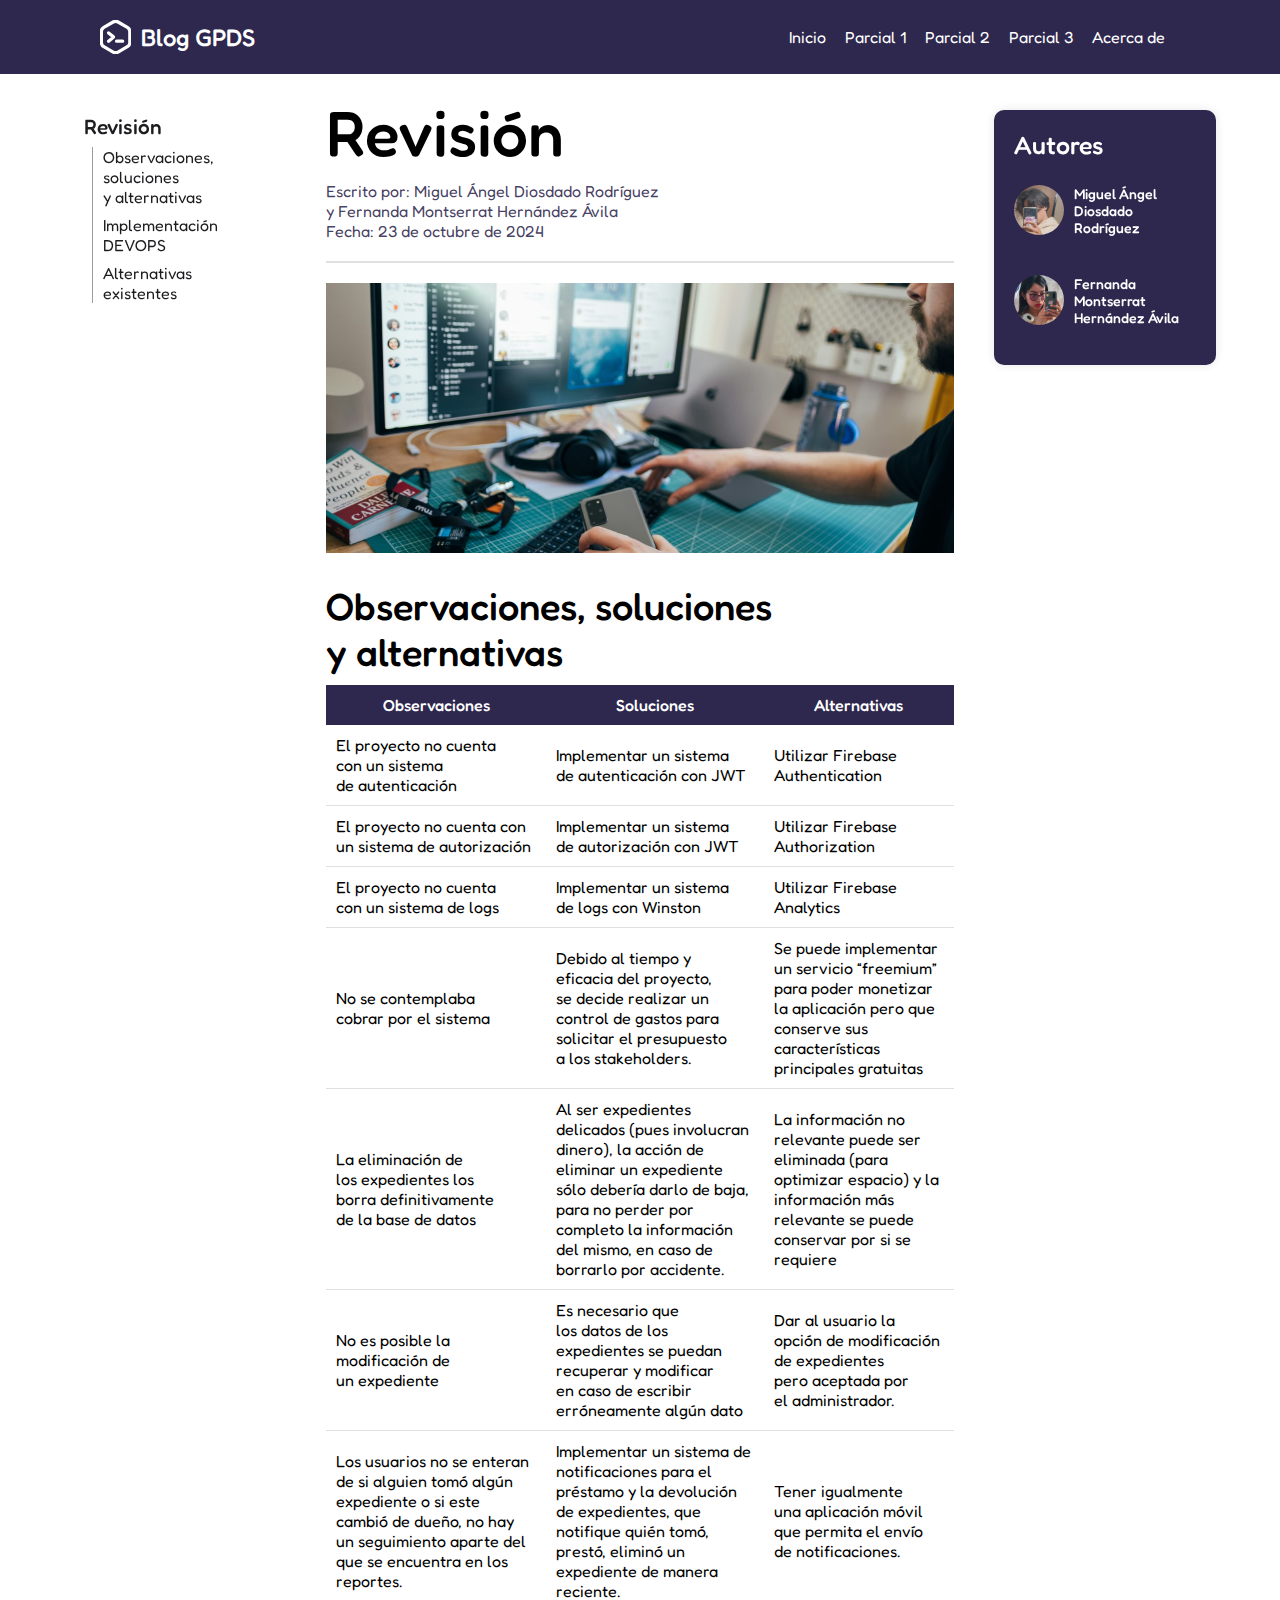
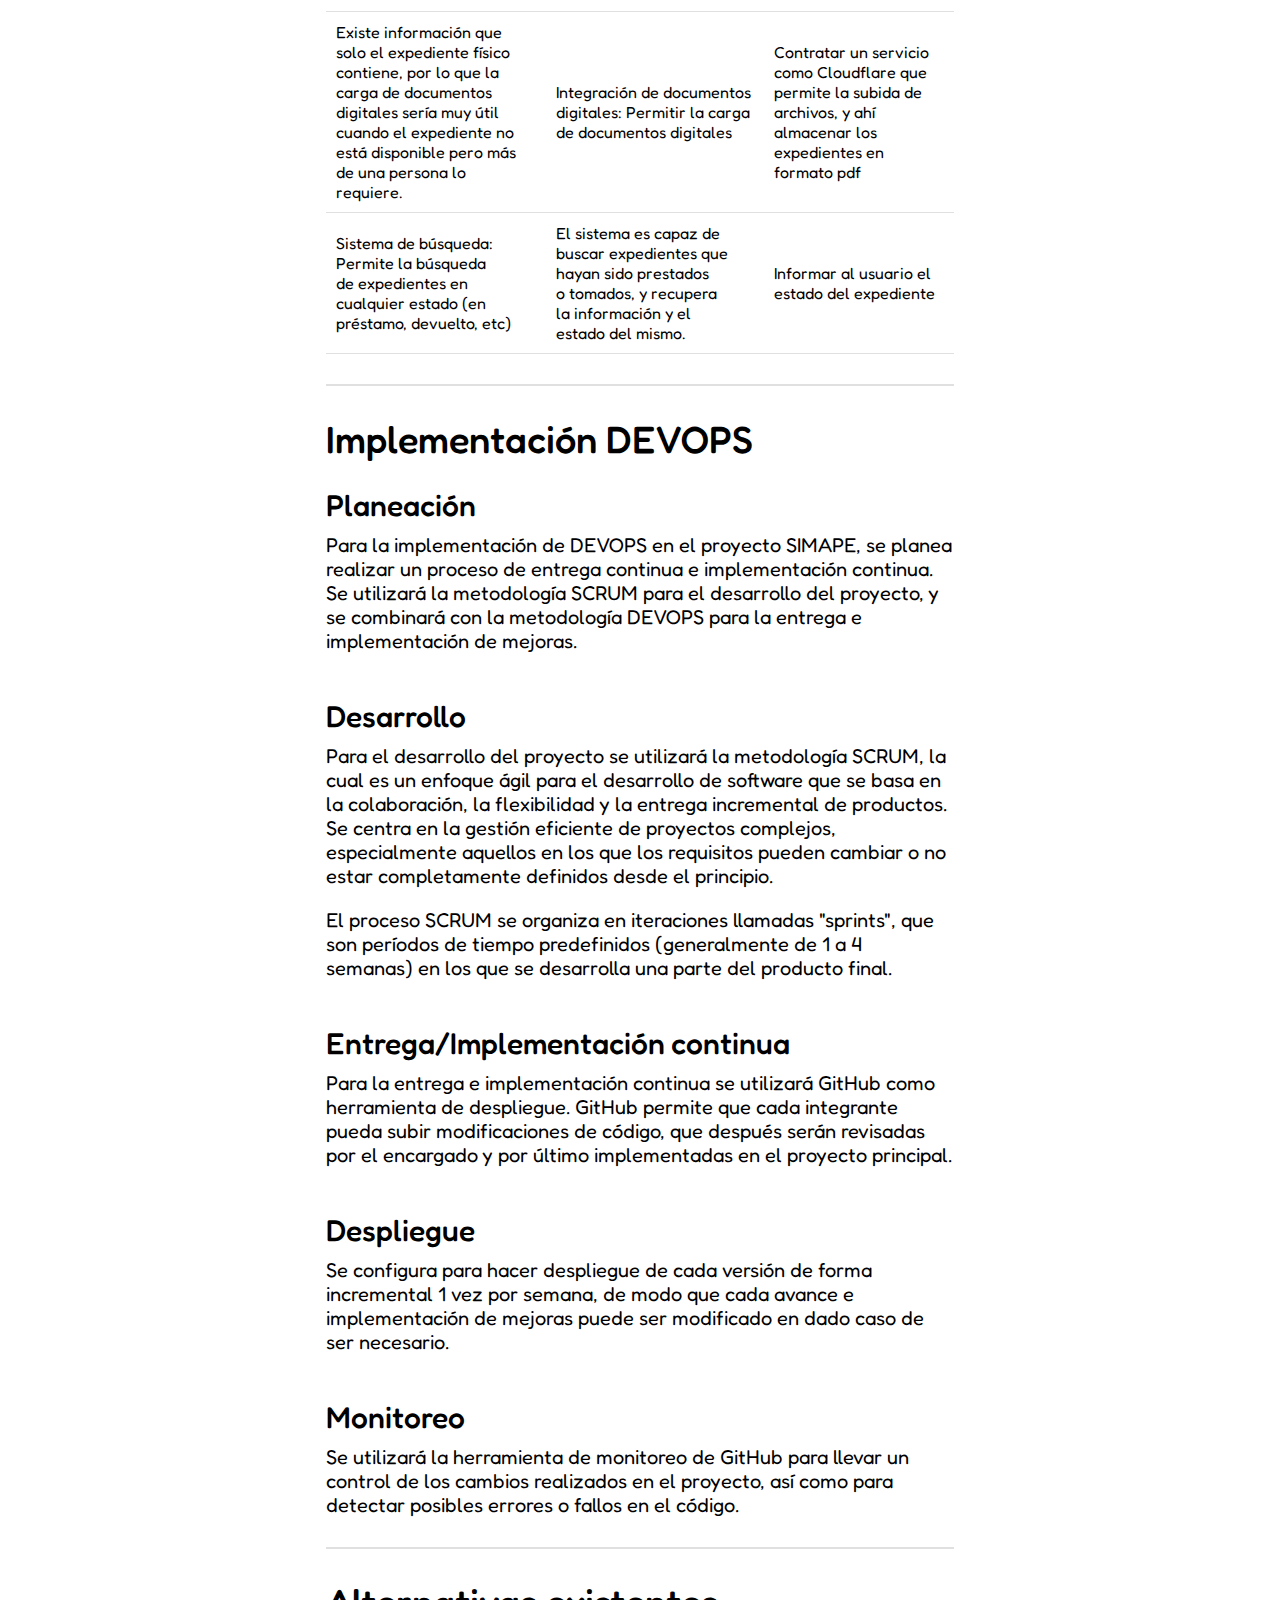
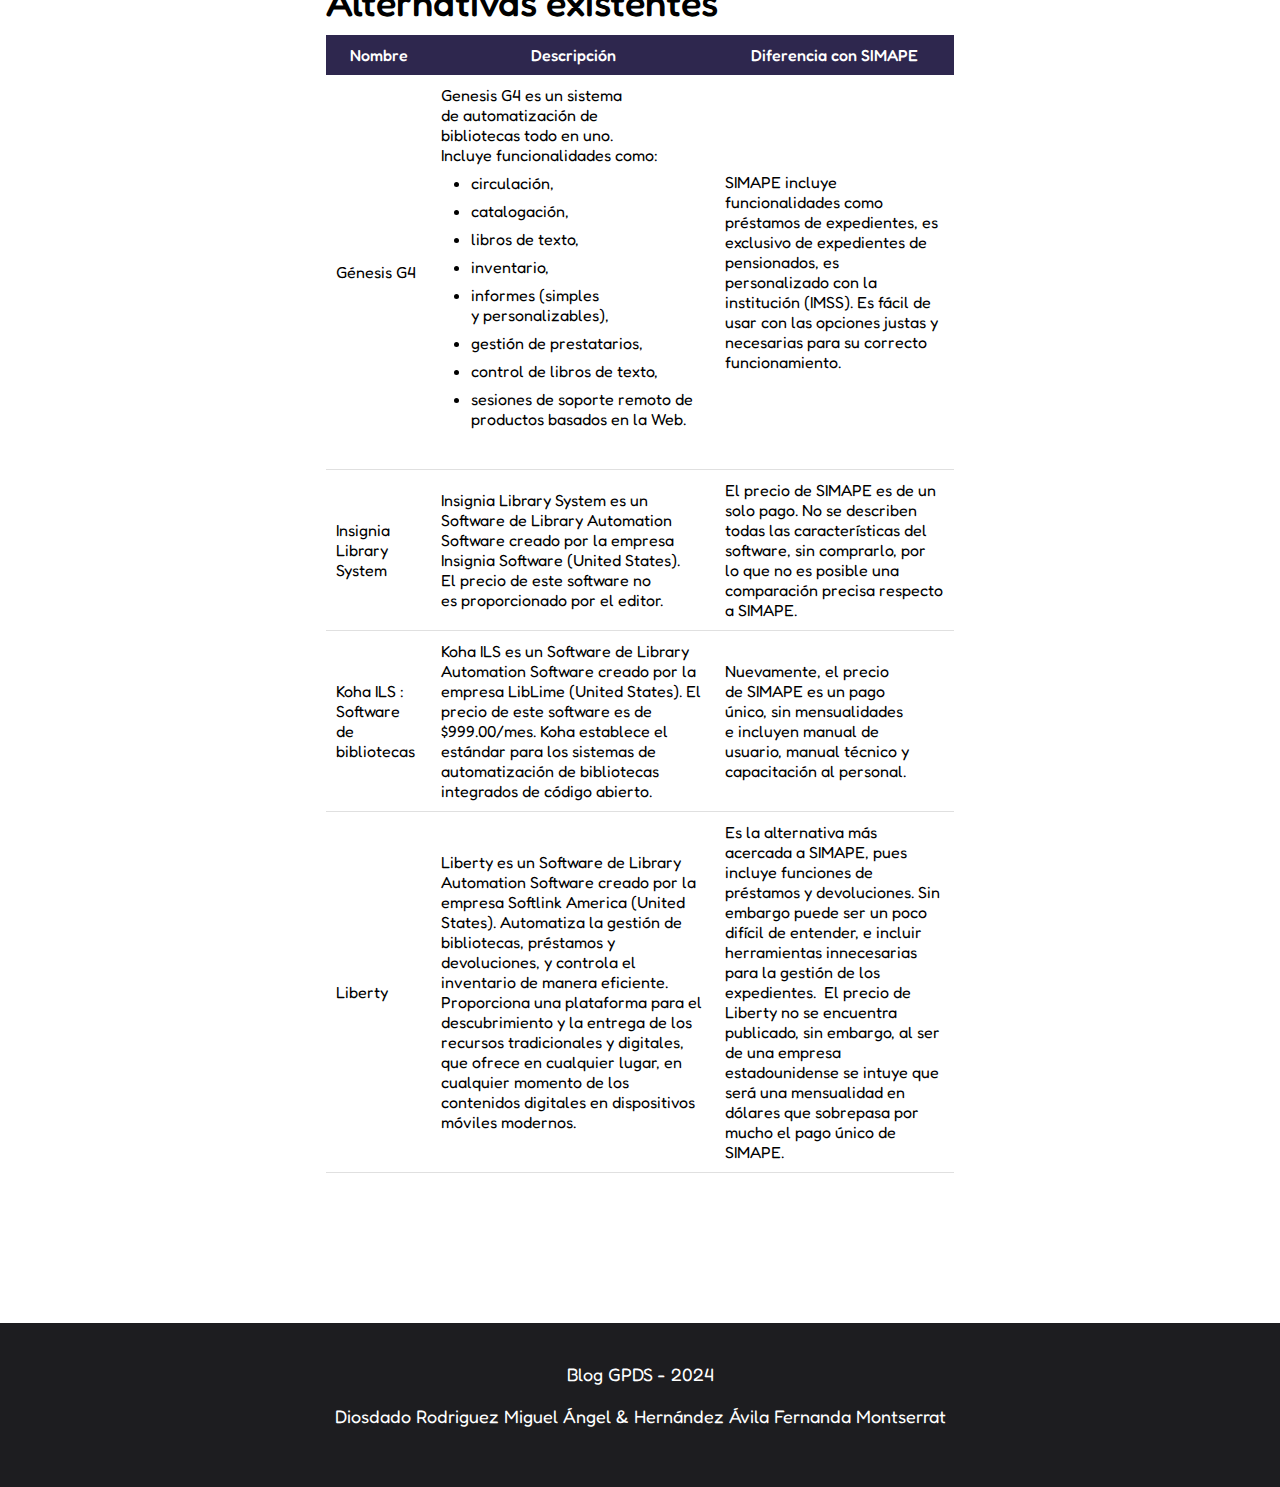
<file: parcial-2/revision.html>
<!DOCTYPE html>
<html lang="es">
    <head>
        <meta charset="UTF-8">
        <meta name="viewport" content="width=device-width, initial-scale=1.0">
        <link rel="shortcut icon" href="../images/dev-icon.svg" type="image/x-icon">
        <link rel="stylesheet" href="../styles.css">
        <title>Revisión</title>
    </head>
    <body>
        <header>
            <nav>
                <span style="font-weight: 500; font-size: 1.5em; display: flex; flex-direction: row; align-items: center; gap: 10px;">
                    <svg width="1.3em" viewBox="0 0 474 518" fill="none" xmlns="http://www.w3.org/2000/svg">
                        <path d="M131 196L203.286 255.628C205.723 257.638 205.708 261.377 203.255 263.367L131 322M344 322H252M20.4937 177.301V340.699C20.4937 367.494 34.7886 392.253 57.9937 405.651L199.5 487.349C222.705 500.747 251.295 500.747 274.5 487.349L416.006 405.651C439.211 392.253 453.506 367.494 453.506 340.699V177.301C453.506 150.506 439.211 125.747 416.006 112.349L274.5 30.6506C251.295 17.2532 222.705 17.2532 199.5 30.6506L57.9937 112.349C34.7886 125.747 20.4937 150.506 20.4937 177.301Z" stroke="white" stroke-width="50" stroke-linecap="round"/>
                    </svg> 
                    Blog GPDS
                </span>
                <ul>
                    <li><a href="../index.html">Inicio</a></li>
                    <li><a href="../index.html#parcial-1">Parcial 1</a></li>
                    <li><a href="../index.html#parcial-2">Parcial 2</a></li>
                    <li><a href="../index.html#parcial-3">Parcial 3</a></li>
                    <li><a href="../index.html#acerca-de">Acerca de</a></li>
                </ul>
            </nav>
        </header>
        
        <!-- <div style="background-image: url('./images/js_bg.jpg'); height: 300px; margin-bottom: 20px; background-size: cover;">
            <h1 style="color: white; text-align: center; font-weight: 600; line-height: 300px; font-size: 82px; font-family: Poppins; backdrop-filter: blur(2px);">Blog GPDS</h1>
        </div> -->

        <div class="grid">
            <nav>
                <div class="index-container">
                    <ul>
                        <li><a href="#revision">Revisión</a></li>
                        <ul>
                            <li><a href="#observaciones">Observaciones, soluciones y alternativas</a></li>
                            <li><a href="#implementacion-devops">Implementación DEVOPS</a></li>
                            <li><a href="#alternativas-existentes">Alternativas existentes</a></li>
                        </ul>
                    </ul>
                </div>
            </nav>

            <main>
                <h1 id="revision">Revisión</h1>
                <span>Escrito por: Miguel Ángel Diosdado Rodríguez y Fernanda Montserrat Hernández Ávila</span>
                <br>
                <span>Fecha: 23 de octubre de 2024</span>
                
                <hr>
                
                <div class="image-cover" style="background-image: url(../images/parcial-2/revision.jpg);"></div>

                <section id="observaciones">
                    <h2>Observaciones, soluciones y alternativas</h2>
                    <table>
                        <thead>
                            <tr>
                                <th>Observaciones</th>
                                <th>Soluciones</th>
                                <th>Alternativas</th>
                            </tr>
                        </thead>
                        <tbody>
                            <tr>
                                <td>El proyecto no cuenta con un sistema de autenticación</td>
                                <td>Implementar un sistema de autenticación con JWT</td>
                                <td>Utilizar Firebase Authentication</td>
                            </tr>
                            <tr>
                                <td>El proyecto no cuenta con un sistema de autorización</td>
                                <td>Implementar un sistema de autorización con JWT</td>
                                <td>Utilizar Firebase Authorization</td>
                            </tr>
                            <tr>
                                <td>El proyecto no cuenta con un sistema de logs</td>
                                <td>Implementar un sistema de logs con Winston</td>
                                <td>Utilizar Firebase Analytics</td>
                            </tr>
                            <tr>
                                <td>No se contemplaba cobrar por el sistema</td>
                                <td>Debido al tiempo y eficacia del proyecto, se decide realizar un control de gastos para solicitar el presupuesto a los stakeholders.</td>
                                <td>Se puede implementar un servicio “freemium” para poder monetizar la aplicación pero que conserve sus características principales gratuitas</td>
                            </tr>
                            <tr>
                                <td>La eliminación de los expedientes los borra definitivamente de la base de datos</td>
                                <td>Al ser expedientes delicados (pues involucran dinero), la acción de eliminar un expediente sólo debería darlo de baja, para no perder por completo la información del mismo, en caso de borrarlo por accidente.</td>
                                <td>La información no relevante puede ser eliminada (para optimizar espacio) y la información más relevante se puede conservar por si se requiere</td>
                            </tr>
                            <tr>
                                <td>No es posible la modificación de un expediente</td>
                                <td>Es necesario que los datos de los expedientes se puedan recuperar y modificar en caso de escribir erróneamente algún dato</td>
                                <td>Dar al usuario la opción de modificación de expedientes pero aceptada por el administrador.</td>
                            </tr>
                            <tr>
                                <td>Los usuarios no se enteran de si alguien tomó algún expediente o si este cambió de dueño, no hay un seguimiento aparte del que se encuentra en los reportes.</td>
                                <td>Implementar un sistema de notificaciones para el préstamo y la devolución de expedientes, que notifique quién tomó, prestó, eliminó un expediente de manera reciente.</td>
                                <td>Tener igualmente una aplicación móvil que permita el envío de notificaciones.</td>
                            </tr>
                            <tr>
                                <td>Existe información que solo el expediente físico contiene, por lo que la carga de documentos digitales sería muy útil cuando el expediente no está disponible pero más de una persona lo requiere.</td>
                                <td>Integración de documentos digitales: Permitir la carga de documentos digitales</td>
                                <td>Contratar un servicio como Cloudflare que permite la subida de archivos, y ahí almacenar los expedientes en formato pdf</td>
                            </tr>
                            <tr>
                                <td>Sistema de búsqueda: Permite la búsqueda de expedientes en cualquier estado (en préstamo, devuelto, etc)</td>
                                <td>El sistema es capaz de buscar expedientes que hayan sido prestados o tomados, y recupera la información y el estado del mismo.</td>
                                <td>Informar al usuario el estado del expediente</td>
                            </tr>
                        </tbody>
                    </table>
                </section>
                <hr>
                <section id="implementacion-devops">
                    <h2>Implementación DEVOPS</h2>
                    <h3>Planeación</h3>
                    <p>Para la implementación de DEVOPS en el proyecto SIMAPE, se planea realizar un proceso de entrega continua e implementación continua. Se utilizará la metodología SCRUM para el desarrollo del proyecto, y se combinará con la metodología DEVOPS para la entrega e implementación de mejoras.</p>
                    
                    <h3>Desarrollo</h3>
                    <p>Para el desarrollo del proyecto se utilizará la metodología SCRUM, la cual es un enfoque ágil para el desarrollo de software que se basa en la colaboración, la flexibilidad y la entrega incremental de productos. Se centra en la gestión eficiente de proyectos complejos, especialmente aquellos en los que los requisitos pueden cambiar o no estar completamente definidos desde el principio.</p>
                    <p>El proceso SCRUM se organiza en iteraciones llamadas "sprints", que son períodos de tiempo predefinidos (generalmente de 1 a 4 semanas) en los que se desarrolla una parte del producto final.</p>

                    <h3>Entrega/Implementación continua</h3>
                    <p>Para la entrega e implementación continua se utilizará GitHub como herramienta de despliegue. GitHub permite que cada integrante pueda subir modificaciones de código, que después serán revisadas por el encargado y por último implementadas en el proyecto principal.</p>
                    
                    <h3>Despliegue</h3>
                    <p>Se configura para hacer despliegue de cada versión de forma incremental 1 vez por semana, de modo que cada avance e implementación de mejoras puede ser modificado en dado caso de ser necesario.</p>

                    <h3>Monitoreo</h3>
                    <p>Se utilizará la herramienta de monitoreo de GitHub para llevar un control de los cambios realizados en el proyecto, así como para detectar posibles errores o fallos en el código.</p>
                
                </section>
                <hr>
                <section id="alternativas-existentes">
                    <h2>Alternativas existentes</h2>
                    <table>
                        <thead>
                            <th>Nombre</th>
                            <th>Descripción</th>
                            <th>Diferencia con SIMAPE</th>
                        </thead>
                        <tbody>
                            <tr>
                                <td>Génesis G4</td>
                                <td>
                                    Genesis G4 es un sistema de automatización de bibliotecas todo en uno. Incluye funcionalidades como:
                                    <ul>
                                        <li>circulación,</li>
                                        <li>catalogación,</li>
                                        <li>libros de texto,</li>
                                        <li>inventario,</li>
                                        <li>informes (simples y personalizables),</li>
                                        <li>gestión de prestatarios,</li>
                                        <li>control de libros de texto,</li>
                                        <li>sesiones de soporte remoto de productos basados ​​en la Web.</li>    
                                    </ul>
                                </td>
                                <td>
                                    SIMAPE incluye funcionalidades como préstamos de expedientes, es exclusivo de expedientes de pensionados, es personalizado con la institución (IMSS). Es fácil de usar con las opciones justas y necesarias para su correcto funcionamiento.
                                </td>
                            </tr>
                            <tr>
                                <td>Insignia Library System</td>
                                <td>
                                    Insignia Library System es un Software de Library Automation Software creado por la empresa Insignia Software (United States).
                                    El precio de este software no es proporcionado por el editor.
                                </td>
                                <td>
                                    El precio de SIMAPE es de un solo pago.
                                    No se describen todas las características del software, sin comprarlo, por lo que no es posible una comparación precisa respecto a SIMAPE.
                                </td>
                            </tr>
                            <tr>
                                <td>Koha ILS : Software de bibliotecas</td>
                                <td>
                                    Koha ILS es un Software de Library Automation Software creado por la empresa LibLime (United States).
                                    El precio de este software es de $999.00/mes.
                                    Koha establece el estándar para los sistemas de automatización de bibliotecas integrados de código abierto. 
                                </td>
                                <td>
                                    Nuevamente, el precio de SIMAPE es un pago único, sin mensualidades e incluyen manual de usuario, manual técnico y capacitación al personal.
                                </td>
                            </tr>
                            <tr>
                                <td>Liberty</td>
                                <td>
                                    Liberty es un Software de Library Automation Software creado por la empresa Softlink America (United States). Automatiza la gestión de bibliotecas, préstamos y devoluciones, y controla el inventario de manera eficiente.
                                    Proporciona una plataforma para el descubrimiento y la entrega de los recursos tradicionales y digitales, que ofrece en cualquier lugar, en cualquier momento de los contenidos digitales en dispositivos móviles modernos.
                                </td>
                                <td>
                                    Es la alternativa más acercada a SIMAPE, pues incluye funciones de préstamos y devoluciones. Sin embargo puede ser un poco difícil de entender, e incluir herramientas innecesarias para la gestión de los expedientes. 
                                    El precio de Liberty no se encuentra publicado, sin embargo, al ser de una empresa estadounidense se intuye que será una mensualidad en dólares que sobrepasa por mucho el pago único de SIMAPE.
                                </td>
                            </tr>
                        </tbody>
                    </table>
                </section>
            
            </main>

            <aside>
                <div class="card">
                    <h2>Autores</h2>
                    <div class="author-container">
                        <img src="../images/autores/miguel.jpg" alt="">
                        <span>Miguel Ángel Diosdado Rodríguez</span>
                    </div>
                    <div class="author-container">
                        <img src="../images/autores/montse.jpg" alt="">
                        <span>Fernanda Montserrat Hernández Ávila</span>
                    </div>
                </div>
            </aside>
        </div>
        <footer>
            <div class="container">
                <p>Blog GPDS - 2024</p>
                <p>Diosdado Rodriguez Miguel Ángel & Hernández Ávila Fernanda Montserrat</p>
            </div>
        </footer>
    </body>
</html>
</file>
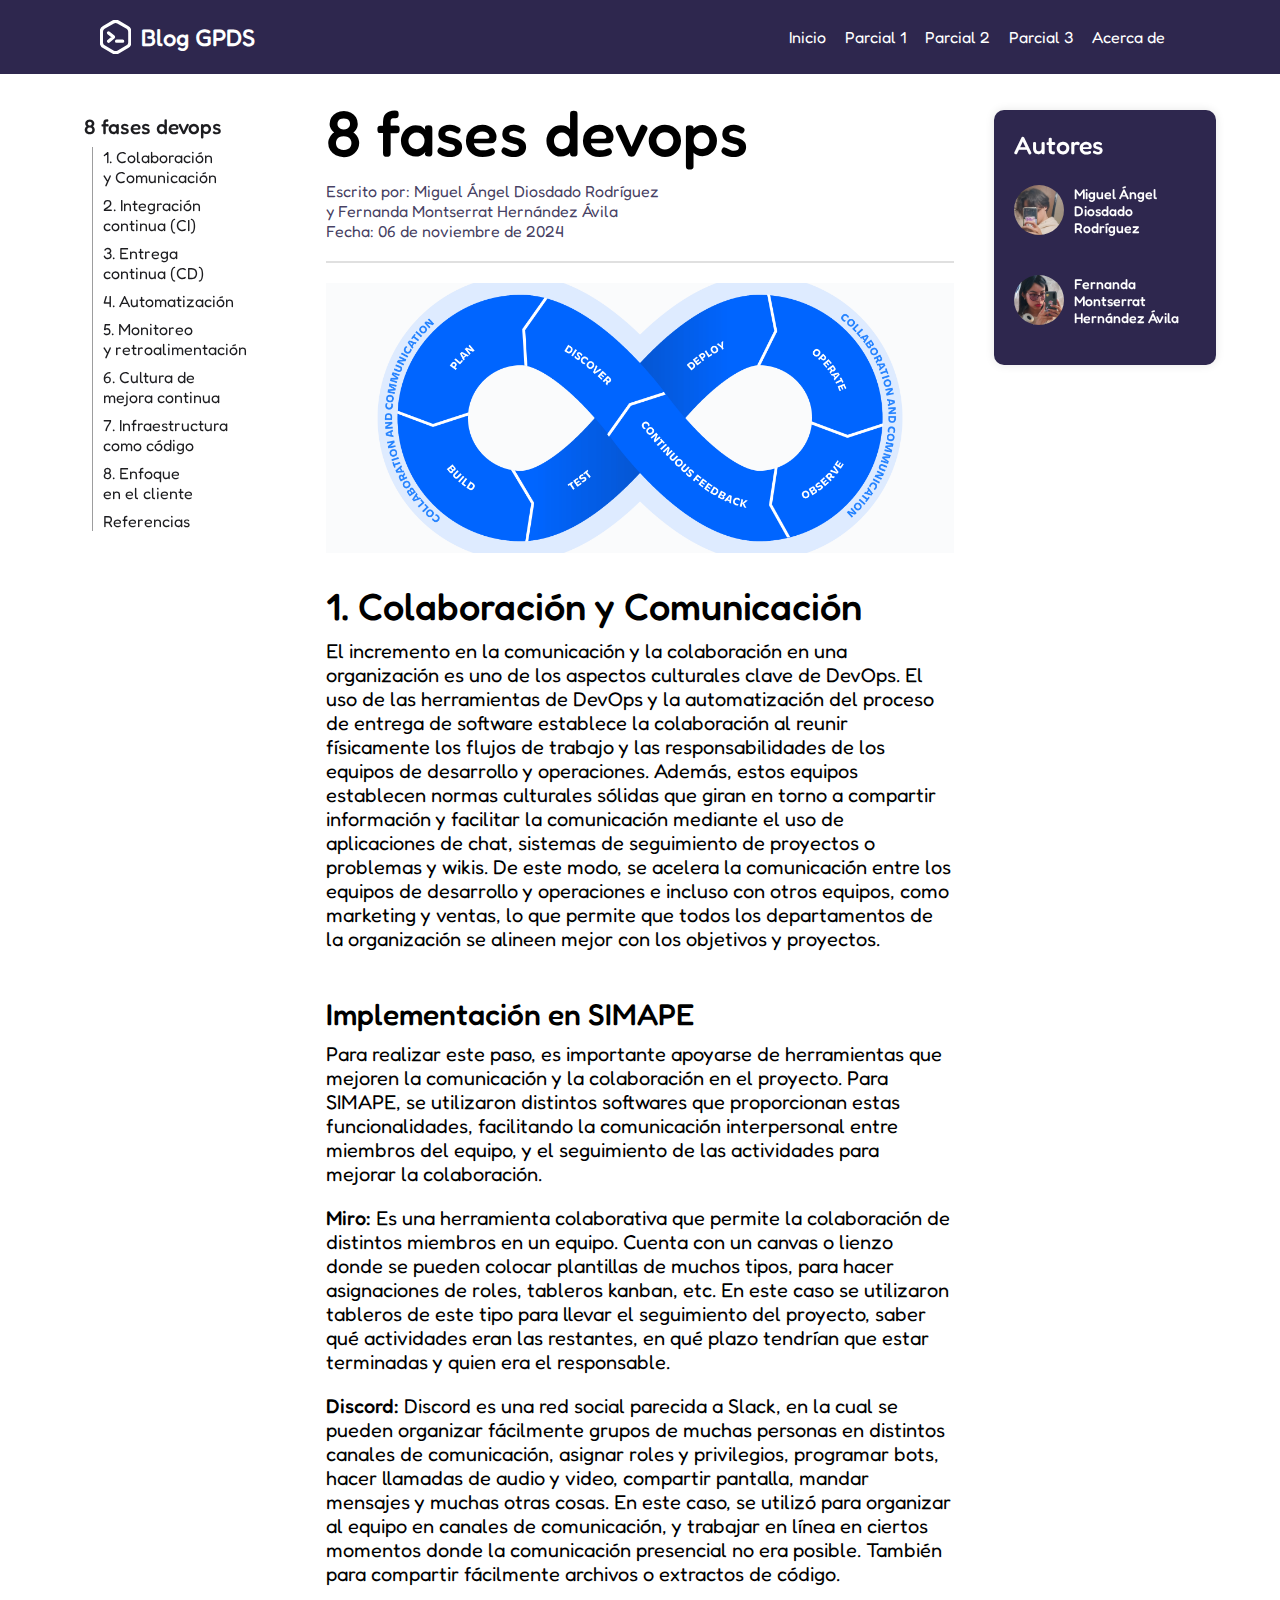
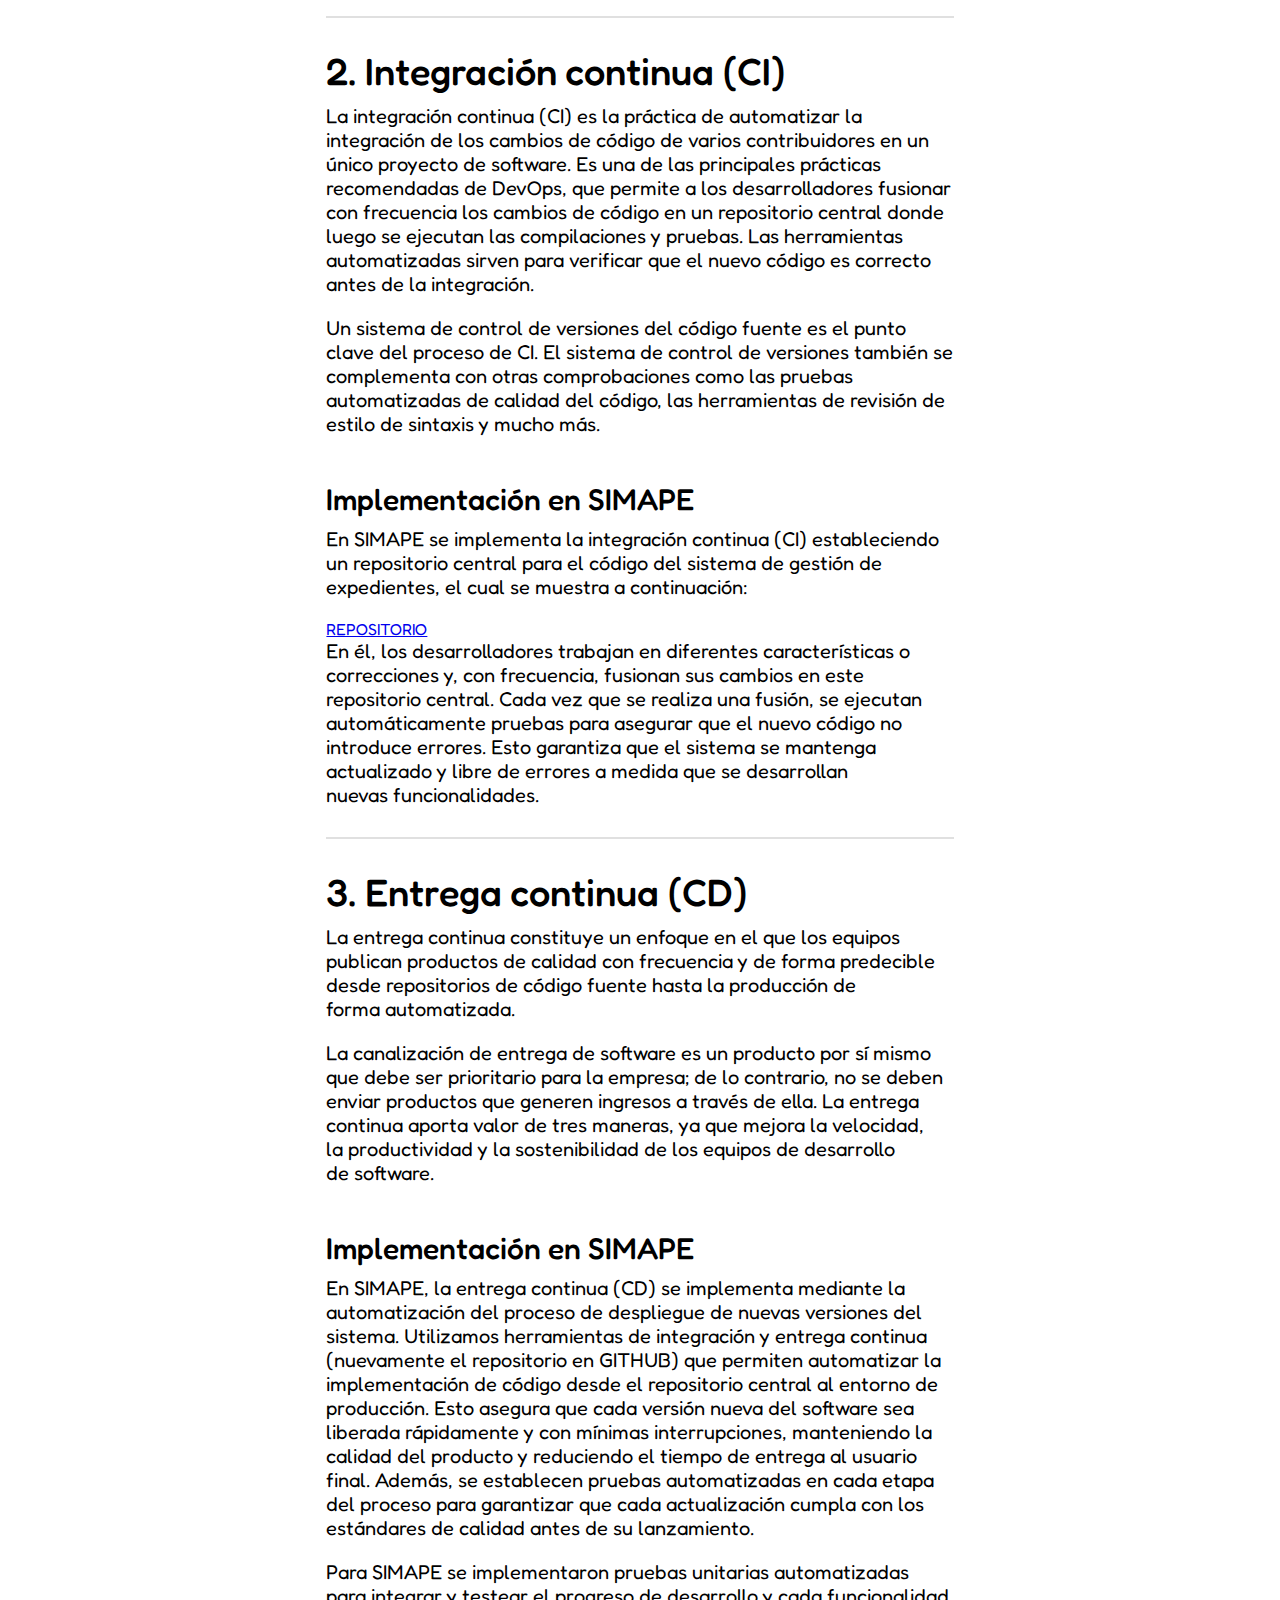
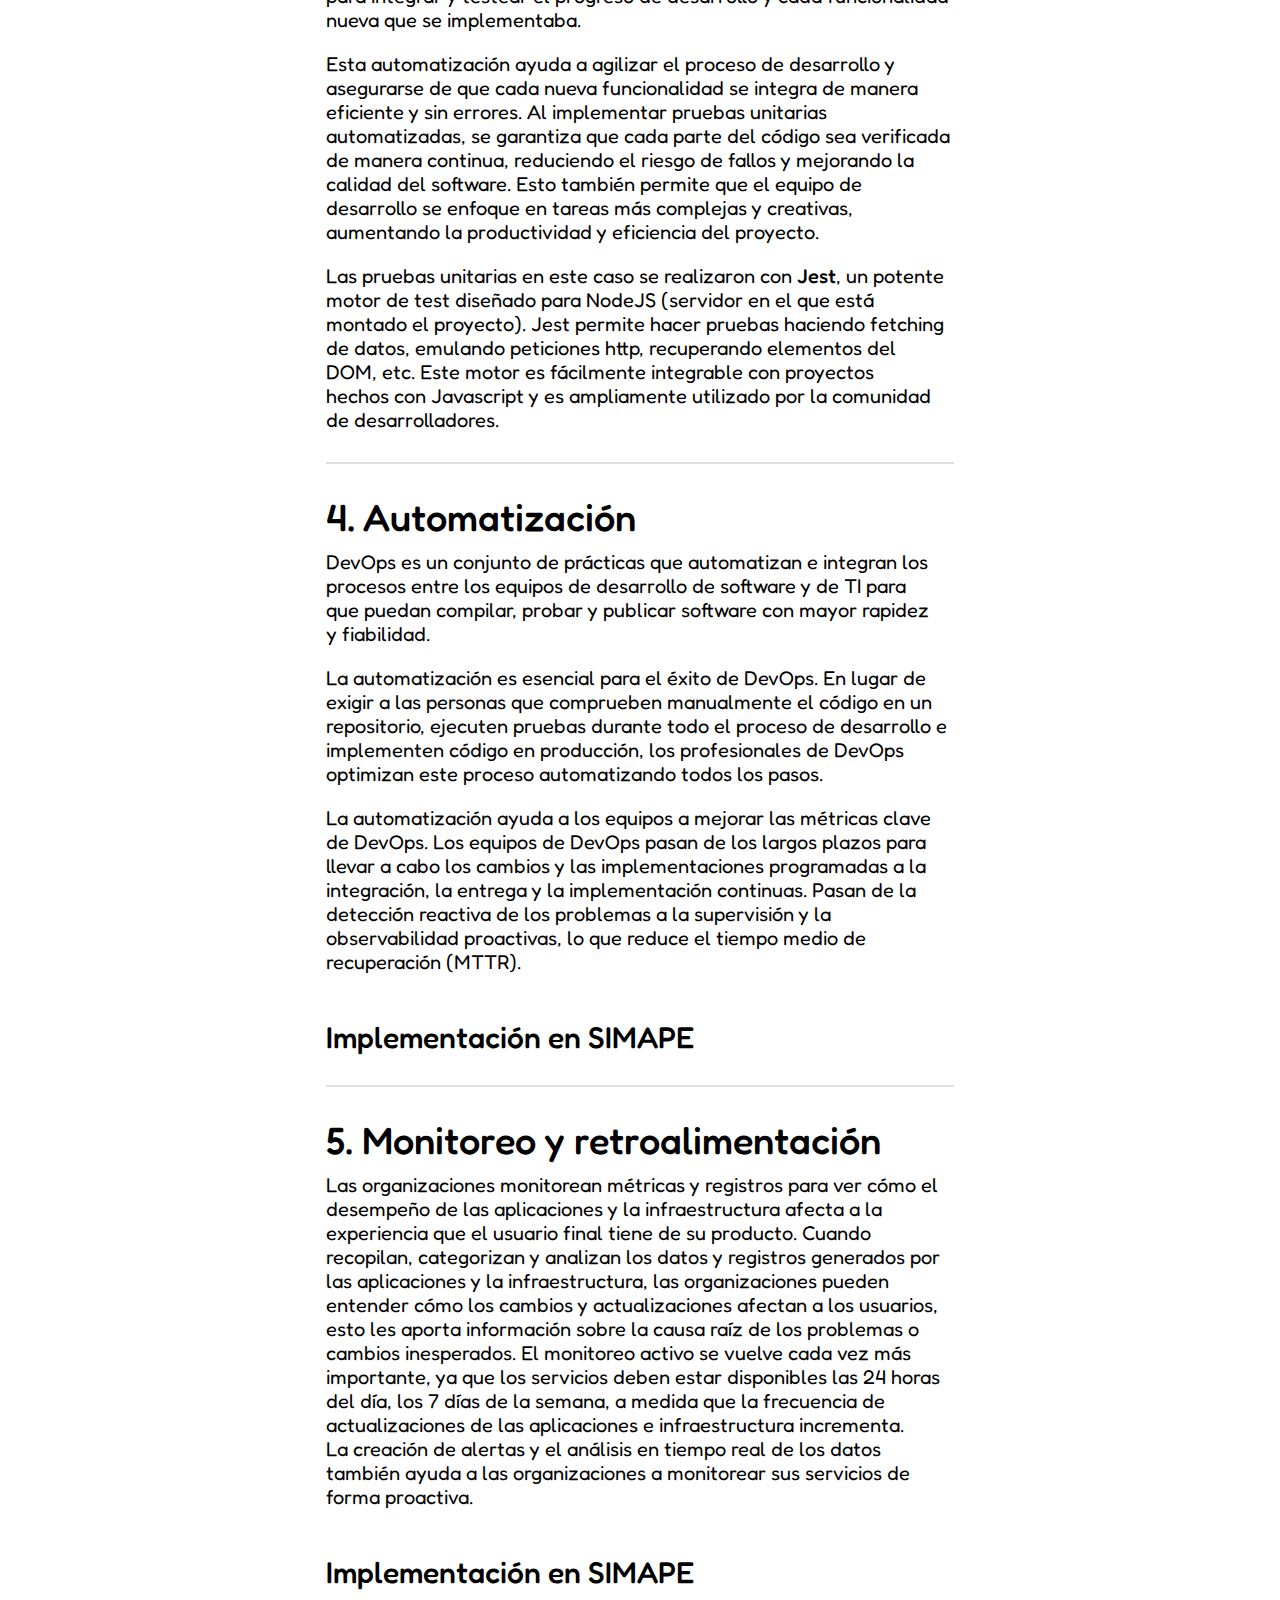
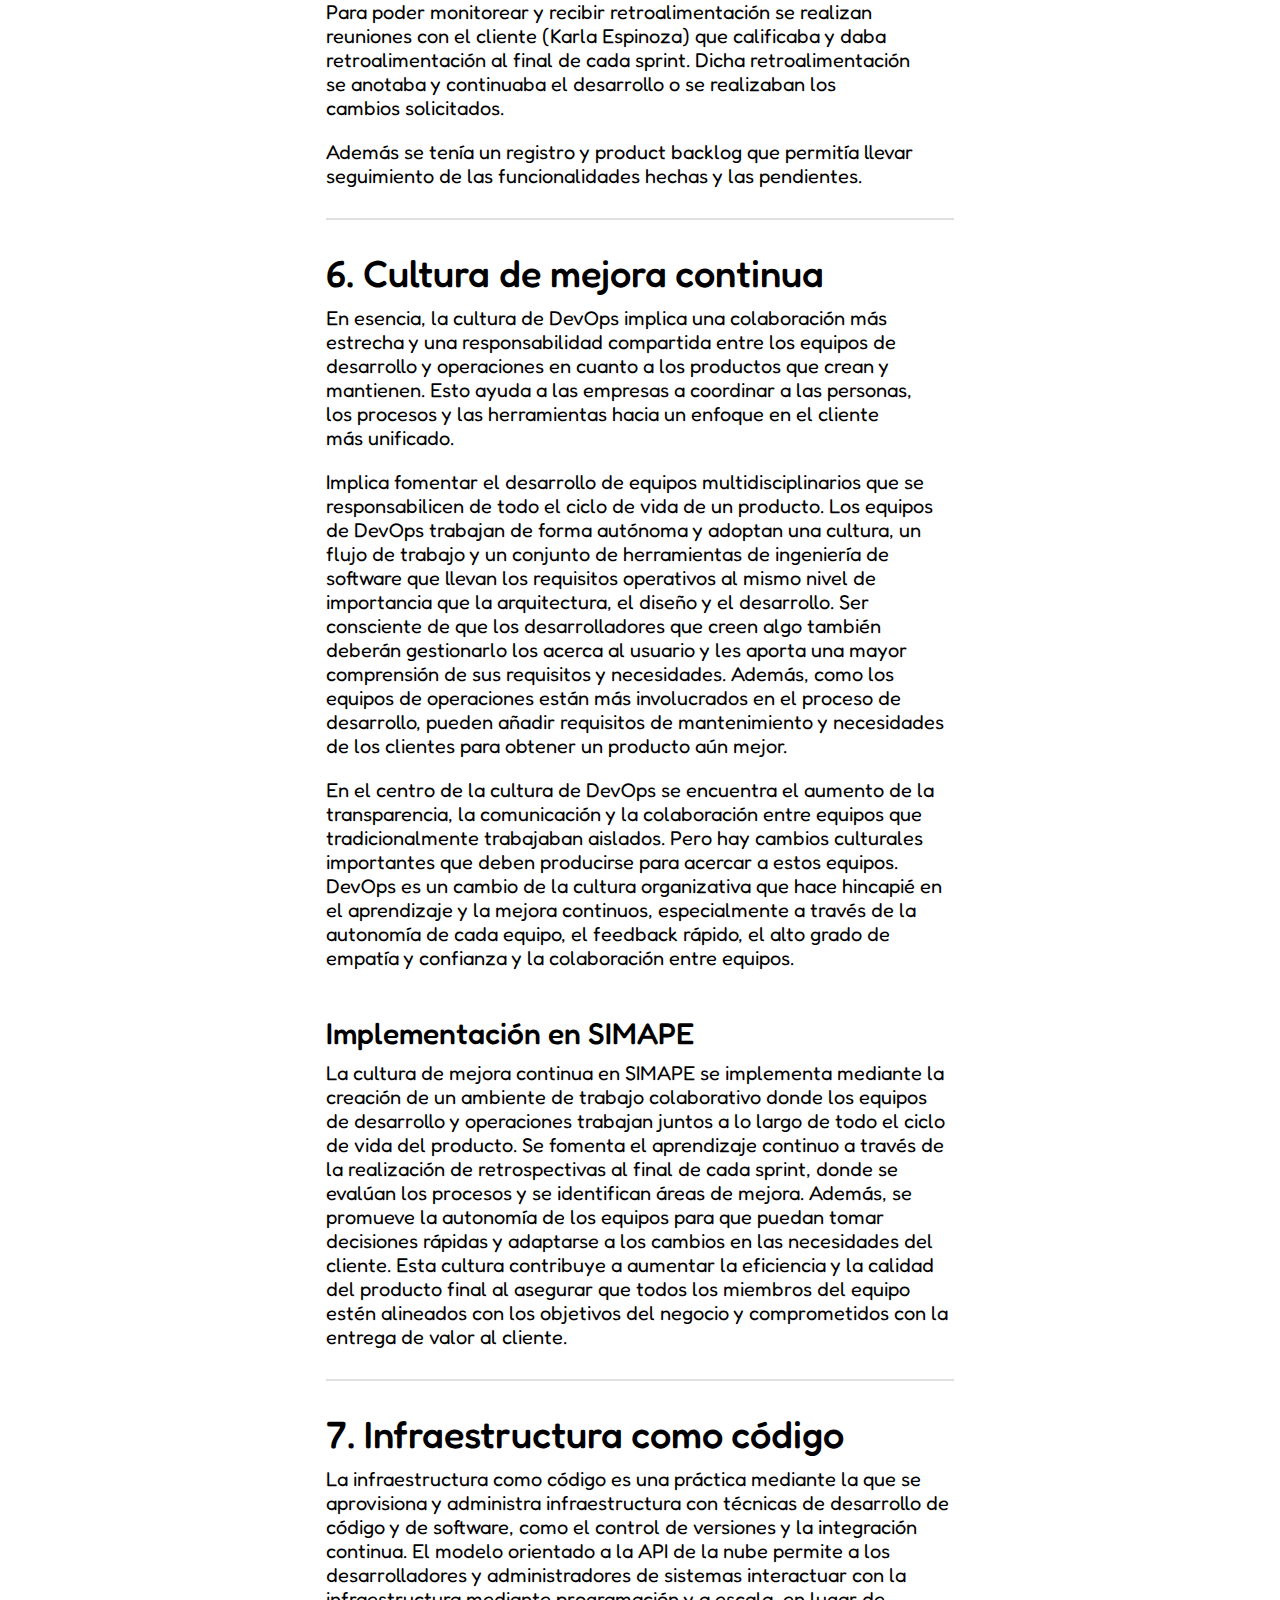
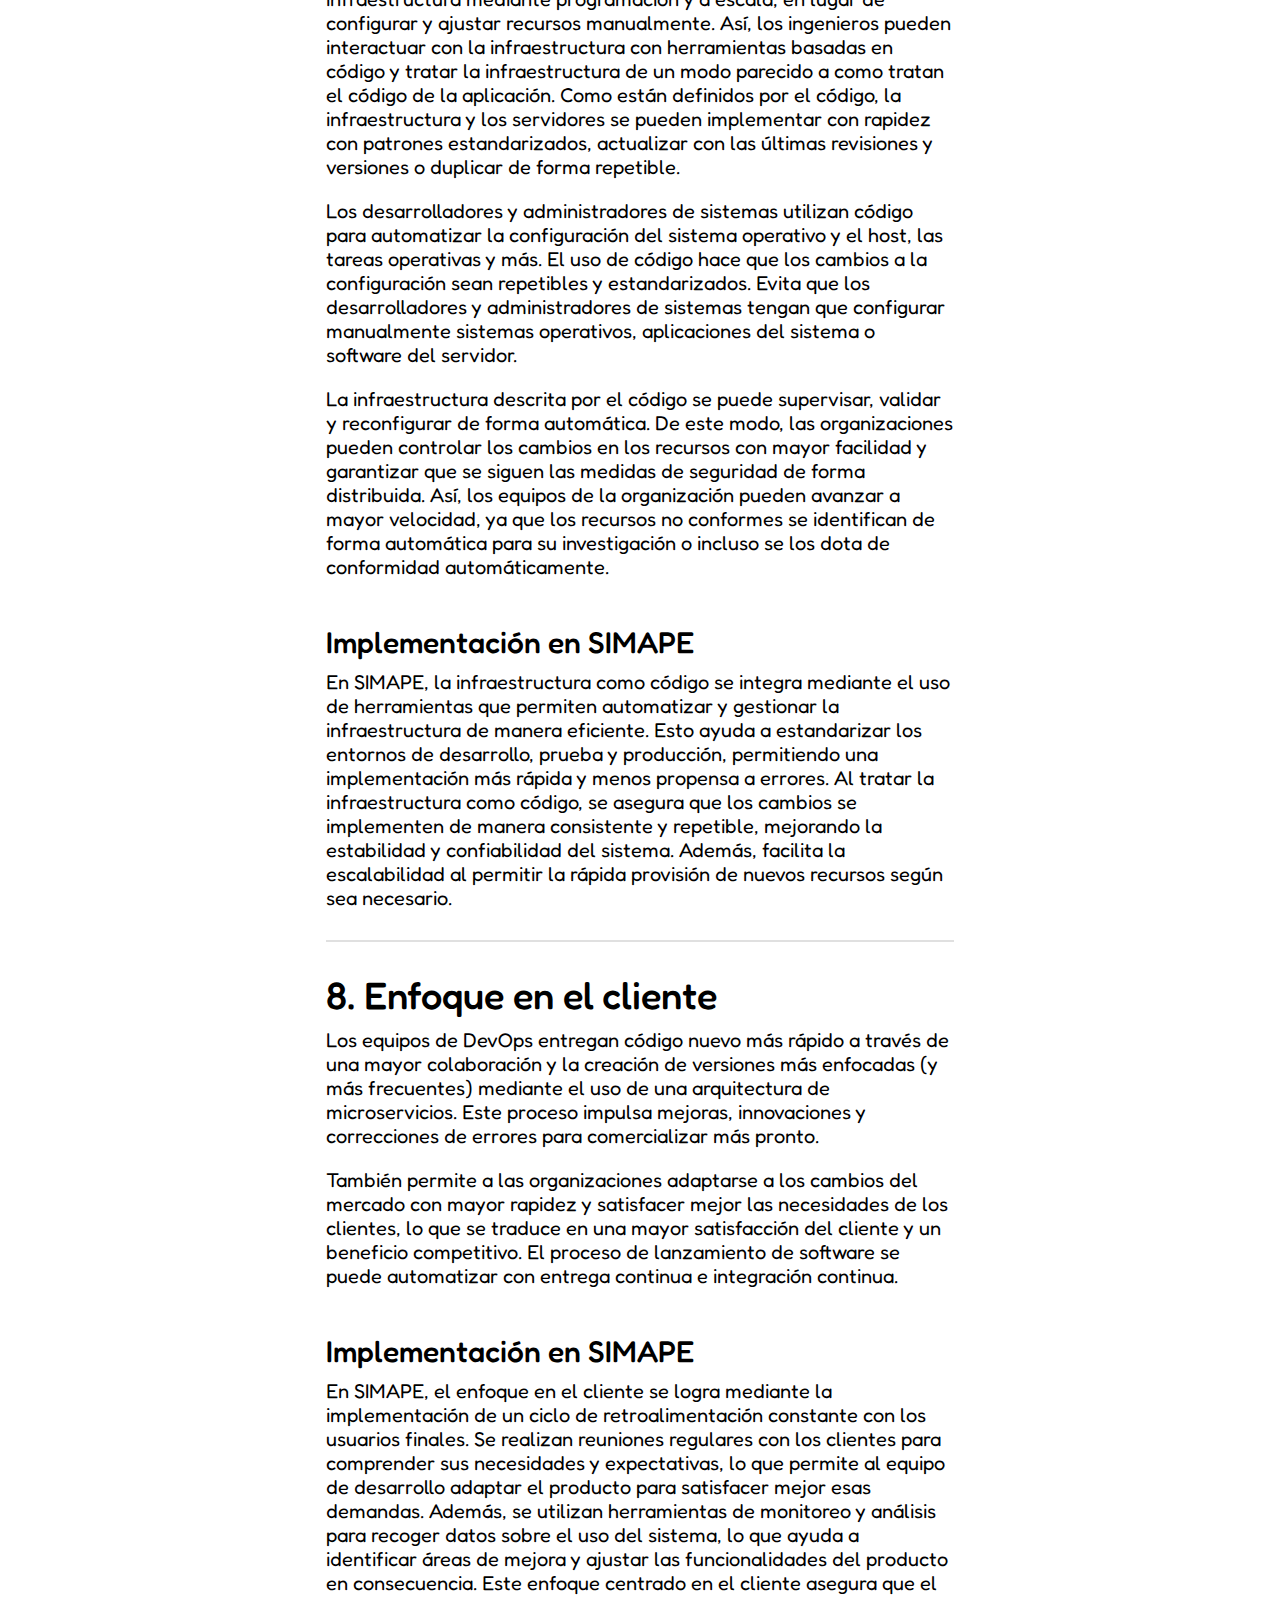
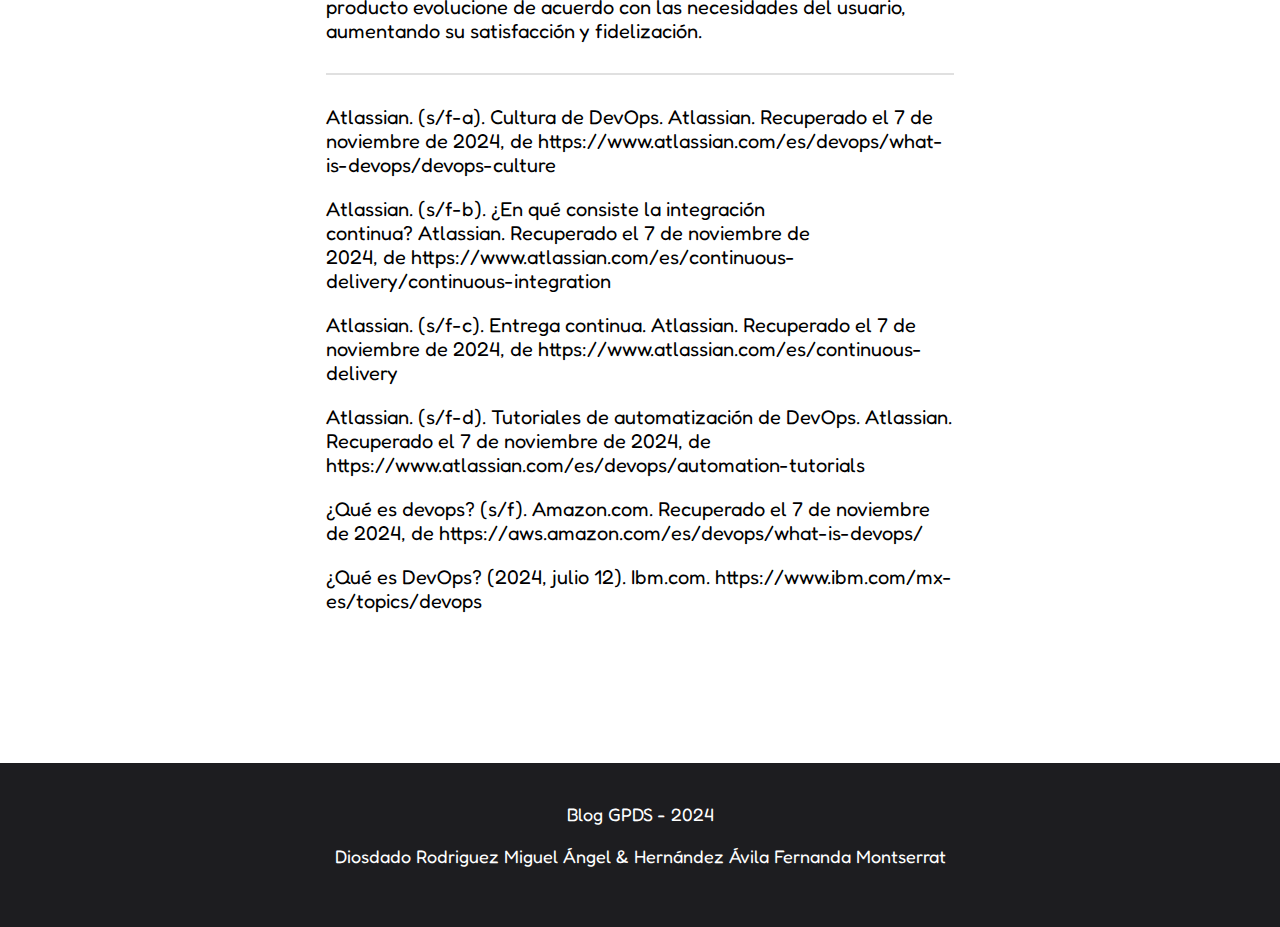
<file: parcial-3/8-fases-devops.html>
<!DOCTYPE html>
<html lang="es">
    <head>
        <meta charset="UTF-8">
        <meta name="viewport" content="width=device-width, initial-scale=1.0">
        <link rel="shortcut icon" href="../images/dev-icon.svg" type="image/x-icon">
        <link rel="stylesheet" href="../styles.css">
        <title>8 fases devops</title>
    </head>
    <body>
        <header>
            <nav>
                <span style="font-weight: 500; font-size: 1.5em; display: flex; flex-direction: row; align-items: center; gap: 10px;">
                    <svg width="1.3em" viewBox="0 0 474 518" fill="none" xmlns="http://www.w3.org/2000/svg">
                        <path d="M131 196L203.286 255.628C205.723 257.638 205.708 261.377 203.255 263.367L131 322M344 322H252M20.4937 177.301V340.699C20.4937 367.494 34.7886 392.253 57.9937 405.651L199.5 487.349C222.705 500.747 251.295 500.747 274.5 487.349L416.006 405.651C439.211 392.253 453.506 367.494 453.506 340.699V177.301C453.506 150.506 439.211 125.747 416.006 112.349L274.5 30.6506C251.295 17.2532 222.705 17.2532 199.5 30.6506L57.9937 112.349C34.7886 125.747 20.4937 150.506 20.4937 177.301Z" stroke="white" stroke-width="50" stroke-linecap="round"/>
                    </svg> 
                    Blog GPDS
                </span>
                <ul>
                    <li><a href="../index.html">Inicio</a></li>
                    <li><a href="../index.html#parcial-1">Parcial 1</a></li>
                    <li><a href="../index.html#parcial-2">Parcial 2</a></li>
                    <li><a href="../index.html#parcial-3">Parcial 3</a></li>
                    <li><a href="../index.html#acerca-de">Acerca de</a></li>
                </ul>
            </nav>
        </header>
        
        <!-- <div style="background-image: url('./images/js_bg.jpg'); height: 300px; margin-bottom: 20px; background-size: cover;">
            <h1 style="color: white; text-align: center; font-weight: 600; line-height: 300px; font-size: 82px; font-family: Poppins; backdrop-filter: blur(2px);">Blog GPDS</h1>
        </div> -->

        <div class="grid">
            <nav>
                <div class="index-container">
                    <ul>
                        <li><a href="#8-fases-devops">8 fases devops</a></li>
                        <ul>
                            <li><a href="#1-colaboracion-y-comunicacion">1. Colaboración y Comunicación</a></li>
                            <li><a href="#2-integracion-continua">2. Integración continua (CI)</a></li>
                            <li><a href="#3-entrega-continua">3. Entrega continua (CD)</a></li>
                            <li><a href="#4-automatización">4. Automatización</a></li>
                            <li><a href="#5-monitoreo-y-retroalimentacion">5. Monitoreo y retroalimentación</a></li>
                            <li><a href="#6-cultura-de-mejora-continua">6. Cultura de mejora continua</a></li>
                            <li><a href="#7-infraestructura-como-codigo">7. Infraestructura como código</a></li>
                            <li><a href="#8-enfoque-en-el-cliente">8. Enfoque en el cliente</a></li>
                            <li><a href="#referencias">Referencias</a></li>
                        </ul>
                    </ul>
                </div>
            </nav>

            <main>
                <h1 id="8-fases-devops">8 fases devops</h1>
                <span>Escrito por: Miguel Ángel Diosdado Rodríguez y Fernanda Montserrat Hernández Ávila</span>
                <br>
                <span>Fecha: 06 de noviembre de 2024</span>
                
                <hr>
                
                <div class="image-cover" style="background-image: url(../images/parcial-3/devops-cover.png);"></div>

                <section id="1-colaboracion-y-comunicacion">
                    <h2>1. Colaboración y Comunicación</h2>
                    <p>El incremento en la comunicación y la colaboración en una organización es uno de los aspectos culturales clave de DevOps. El uso de las herramientas de DevOps y la automatización del proceso de entrega de software establece la colaboración al reunir físicamente los flujos de trabajo y las responsabilidades de los equipos de desarrollo y operaciones. Además, estos equipos establecen normas culturales sólidas que giran en torno a compartir información y facilitar la comunicación mediante el uso de aplicaciones de chat, sistemas de seguimiento de proyectos o problemas y wikis. De este modo, se acelera la comunicación entre los equipos de desarrollo y operaciones e incluso con otros equipos, como marketing y ventas, lo que permite que todos los departamentos de la organización se alineen mejor con los objetivos y proyectos.</p>
                    
                    <h3 id="1-implementacion">Implementación en SIMAPE</h3>
                    <p>Para realizar este paso, es importante apoyarse de herramientas que mejoren la comunicación y la colaboración en el proyecto. Para SIMAPE, se utilizaron distintos softwares que proporcionan estas funcionalidades, facilitando la comunicación interpersonal entre miembros del equipo, y el seguimiento de las actividades para mejorar la colaboración.</p>
                    <p><strong>Miro:</strong> Es una herramienta colaborativa que permite la colaboración de distintos miembros en un equipo. Cuenta con un canvas o lienzo donde se pueden colocar plantillas de muchos tipos, para hacer asignaciones de roles, tableros kanban, etc. En este caso se utilizaron tableros de este tipo para llevar el seguimiento del proyecto, saber qué actividades eran las restantes, en qué plazo tendrían que estar terminadas y quien era el responsable.</p>
                    <p><strong>Discord:</strong> Discord es una red social parecida a Slack, en la cual se pueden organizar fácilmente grupos de muchas personas en distintos canales de comunicación, asignar roles y privilegios, programar bots, hacer llamadas de audio y video, compartir pantalla, mandar mensajes y muchas otras cosas. En este caso, se utilizó para organizar al equipo en canales de comunicación, y trabajar en línea en ciertos momentos donde la comunicación presencial no era posible. También para compartir fácilmente archivos o extractos de código.</p>
                </section>
                <hr>
                <section id="2-integracion-continua">
                    <h2>2. Integración continua (CI)</h2>
                    <p>La integración continua (CI) es la práctica de automatizar la integración de los cambios de código de varios contribuidores en un único proyecto de software. Es una de las principales prácticas recomendadas de DevOps, que permite a los desarrolladores fusionar con frecuencia los cambios de código en un repositorio central donde luego se ejecutan las compilaciones y pruebas. Las herramientas automatizadas sirven para verificar que el nuevo código es correcto antes de la integración.</p>
                    <p>Un sistema de control de versiones del código fuente es el punto clave del proceso de CI. El sistema de control de versiones también se complementa con otras comprobaciones como las pruebas automatizadas de calidad del código, las herramientas de revisión de estilo de sintaxis y mucho más.</p>
                    <h3 id="2-implementacion">Implementación en SIMAPE</h3>
                    <p>En SIMAPE se implementa la integración continua (CI) estableciendo un repositorio central para el código del sistema de gestión de expedientes, el cual se muestra a continuación:</p>
                    <a href="https://github.com/IKIGAI-Studios/SIMAPE.git">REPOSITORIO</a>
                    <p>En él, los desarrolladores trabajan en diferentes características o correcciones y, con frecuencia, fusionan sus cambios en este repositorio central. Cada vez que se realiza una fusión, se ejecutan automáticamente pruebas para asegurar que el nuevo código no introduce errores. Esto garantiza que el sistema se mantenga actualizado y libre de errores a medida que se desarrollan nuevas funcionalidades.</p>
                </section>
                <hr>
                <section id="3-entrega-continua">
                    <h2>3. Entrega continua (CD)</h2>
                    <p>La entrega continua constituye un enfoque en el que los equipos publican productos de calidad con frecuencia y de forma predecible desde repositorios de código fuente hasta la producción de forma automatizada.</p>
                    <p>La canalización de entrega de software es un producto por sí mismo que debe ser prioritario para la empresa; de lo contrario, no se deben enviar productos que generen ingresos a través de ella. La entrega continua aporta valor de tres maneras, ya que mejora la velocidad, la productividad y la sostenibilidad de los equipos de desarrollo de software.</p>
                    <h3 id="3-implementacion">Implementación en SIMAPE</h3>
                    <p>En SIMAPE, la entrega continua (CD) se implementa mediante la automatización del proceso de despliegue de nuevas versiones del sistema. Utilizamos herramientas de integración y entrega continua (nuevamente el repositorio en GITHUB) que permiten automatizar la implementación de código desde el repositorio central al entorno de producción. Esto asegura que cada versión nueva del software sea liberada rápidamente y con mínimas interrupciones, manteniendo la calidad del producto y reduciendo el tiempo de entrega al usuario final. Además, se establecen pruebas automatizadas en cada etapa del proceso para garantizar que cada actualización cumpla con los estándares de calidad antes de su lanzamiento.</p>
                    <p>Para SIMAPE se implementaron pruebas unitarias automatizadas para integrar y testear el progreso de desarrollo y cada funcionalidad nueva que se implementaba.</p>
                    <p>Esta automatización ayuda a agilizar el proceso de desarrollo y asegurarse de que cada nueva funcionalidad se integra de manera eficiente y sin errores. Al implementar pruebas unitarias automatizadas, se garantiza que cada parte del código sea verificada de manera continua, reduciendo el riesgo de fallos y mejorando la calidad del software. Esto también permite que el equipo de desarrollo se enfoque en tareas más complejas y creativas, aumentando la productividad y eficiencia del proyecto.</p>
                    <p>Las pruebas unitarias en este caso se realizaron con <strong>Jest</strong>, un potente motor de test diseñado para NodeJS (servidor en el que está montado el proyecto). Jest permite hacer pruebas haciendo fetching de datos, emulando peticiones http, recuperando elementos del DOM, etc. Este motor es fácilmente integrable con proyectos hechos con Javascript y es ampliamente utilizado por la comunidad de desarrolladores.</p>
                </section>
                <hr>
                <section id="4-automatización">
                    <h2>4. Automatización</h2>
                    <p>DevOps es un conjunto de prácticas que automatizan e integran los procesos entre los equipos de desarrollo de software y de TI para que puedan compilar, probar y publicar software con mayor rapidez y fiabilidad.</p>
                    <p>La automatización es esencial para el éxito de DevOps. En lugar de exigir a las personas que comprueben manualmente el código en un repositorio, ejecuten pruebas durante todo el proceso de desarrollo e implementen código en producción, los profesionales de DevOps optimizan este proceso automatizando todos los pasos.</p>
                    <p>La automatización ayuda a los equipos a mejorar las métricas clave de DevOps. Los equipos de DevOps pasan de los largos plazos para llevar a cabo los cambios y las implementaciones programadas a la integración, la entrega y la implementación continuas. Pasan de la detección reactiva de los problemas a la supervisión y la observabilidad proactivas, lo que reduce el tiempo medio de recuperación (MTTR).</p>
                    <h3 id="4-implementacion">Implementación en SIMAPE</h3>
                </section>
                <hr>
                <section id="5-monitoreo-y-retroalimentacion">
                    <h2>5. Monitoreo y retroalimentación</h2>
                    <p>Las organizaciones monitorean métricas y registros para ver cómo el desempeño de las aplicaciones y la infraestructura afecta a la experiencia que el usuario final tiene de su producto. Cuando recopilan, categorizan y analizan los datos y registros generados por las aplicaciones y la infraestructura, las organizaciones pueden entender cómo los cambios y actualizaciones afectan a los usuarios, esto les aporta información sobre la causa raíz de los problemas o cambios inesperados. El monitoreo activo se vuelve cada vez más importante, ya que los servicios deben estar disponibles las 24 horas del día, los 7 días de la semana, a medida que la frecuencia de actualizaciones de las aplicaciones e infraestructura incrementa. La creación de alertas y el análisis en tiempo real de los datos también ayuda a las organizaciones a monitorear sus servicios de forma proactiva.</p>
                    <h3 id="5-implementacion">Implementación en SIMAPE</h3>
                    <p>Para poder monitorear y recibir retroalimentación se realizan reuniones con el cliente (Karla Espinoza) que calificaba y daba retroalimentación al final de cada sprint. Dicha retroalimentación se anotaba y continuaba el desarrollo o se realizaban los cambios solicitados.</p>
                    <p>Además se tenía un registro y product backlog que permitía llevar seguimiento de las funcionalidades hechas y las pendientes.</p>
                </section>
                <hr>
                <section id="6-cultura-de-mejora-continua">
                    <h2>6. Cultura de mejora continua</h2>
                    <p>En esencia, la cultura de DevOps implica una colaboración más estrecha y una responsabilidad compartida entre los equipos de desarrollo y operaciones en cuanto a los productos que crean y mantienen. Esto ayuda a las empresas a coordinar a las personas, los procesos y las herramientas hacia un enfoque en el cliente más unificado.</p>
                    <p>Implica fomentar el desarrollo de equipos multidisciplinarios que se responsabilicen de todo el ciclo de vida de un producto. Los equipos de DevOps trabajan de forma autónoma y adoptan una cultura, un flujo de trabajo y un conjunto de herramientas de ingeniería de software que llevan los requisitos operativos al mismo nivel de importancia que la arquitectura, el diseño y el desarrollo. Ser consciente de que los desarrolladores que creen algo también deberán gestionarlo los acerca al usuario y les aporta una mayor comprensión de sus requisitos y necesidades. Además, como los equipos de operaciones están más involucrados en el proceso de desarrollo, pueden añadir requisitos de mantenimiento y necesidades de los clientes para obtener un producto aún mejor.</p>
                    <p>En el centro de la cultura de DevOps se encuentra el aumento de la transparencia, la comunicación y la colaboración entre equipos que tradicionalmente trabajaban aislados. Pero hay cambios culturales importantes que deben producirse para acercar a estos equipos. DevOps es un cambio de la cultura organizativa que hace hincapié en el aprendizaje y la mejora continuos, especialmente a través de la autonomía de cada equipo, el feedback rápido, el alto grado de empatía y confianza y la colaboración entre equipos.</p>
                    <h3 id="6-implementacion">Implementación en SIMAPE</h3>
                    <p>La cultura de mejora continua en SIMAPE se implementa mediante la creación de un ambiente de trabajo colaborativo donde los equipos de desarrollo y operaciones trabajan juntos a lo largo de todo el ciclo de vida del producto. Se fomenta el aprendizaje continuo a través de la realización de retrospectivas al final de cada sprint, donde se evalúan los procesos y se identifican áreas de mejora. Además, se promueve la autonomía de los equipos para que puedan tomar decisiones rápidas y adaptarse a los cambios en las necesidades del cliente. Esta cultura contribuye a aumentar la eficiencia y la calidad del producto final al asegurar que todos los miembros del equipo estén alineados con los objetivos del negocio y comprometidos con la entrega de valor al cliente.</p>
                </section>
                <hr>
                <section id="7-infraestructura-como-codigo">
                    <h2>7. Infraestructura como código</h2>
                    <p>La infraestructura como código es una práctica mediante la que se aprovisiona y administra infraestructura con técnicas de desarrollo de código y de software, como el control de versiones y la integración continua. El modelo orientado a la API de la nube permite a los desarrolladores y administradores de sistemas interactuar con la infraestructura mediante programación y a escala, en lugar de configurar y ajustar recursos manualmente. Así, los ingenieros pueden interactuar con la infraestructura con herramientas basadas en código y tratar la infraestructura de un modo parecido a como tratan el código de la aplicación. Como están definidos por el código, la infraestructura y los servidores se pueden implementar con rapidez con patrones estandarizados, actualizar con las últimas revisiones y versiones o duplicar de forma repetible.</p>
                    <p>Los desarrolladores y administradores de sistemas utilizan código para automatizar la configuración del sistema operativo y el host, las tareas operativas y más. El uso de código hace que los cambios a la configuración sean repetibles y estandarizados. Evita que los desarrolladores y administradores de sistemas tengan que configurar manualmente sistemas operativos, aplicaciones del sistema o software del servidor.</p>
                    <p>La infraestructura descrita por el código se puede supervisar, validar y reconfigurar de forma automática. De este modo, las organizaciones pueden controlar los cambios en los recursos con mayor facilidad y garantizar que se siguen las medidas de seguridad de forma distribuida. Así, los equipos de la organización pueden avanzar a mayor velocidad, ya que los recursos no conformes se identifican de forma automática para su investigación o incluso se los dota de conformidad automáticamente.</p>
                    <h3 id="7-implementacion">Implementación en SIMAPE</h3>
                    <p>En SIMAPE, la infraestructura como código se integra mediante el uso de herramientas que permiten automatizar y gestionar la infraestructura de manera eficiente. Esto ayuda a estandarizar los entornos de desarrollo, prueba y producción, permitiendo una implementación más rápida y menos propensa a errores. Al tratar la infraestructura como código, se asegura que los cambios se implementen de manera consistente y repetible, mejorando la estabilidad y confiabilidad del sistema. Además, facilita la escalabilidad al permitir la rápida provisión de nuevos recursos según sea necesario.</p>
                </section>
                <hr>
                <section id="8-enfoque-en-el-cliente">
                    <h2>8. Enfoque en el cliente</h2>
                    <p>Los equipos de DevOps entregan código nuevo más rápido a través de una mayor colaboración y la creación de versiones más enfocadas (y más frecuentes) mediante el uso de una arquitectura de microservicios. Este proceso impulsa mejoras, innovaciones y correcciones de errores para comercializar más pronto.</p>
                    <p>También permite a las organizaciones adaptarse a los cambios del mercado con mayor rapidez y satisfacer mejor las necesidades de los clientes, lo que se traduce en una mayor satisfacción del cliente y un beneficio competitivo. El proceso de lanzamiento de software se puede automatizar con entrega continua e integración continua.</p>
                    <h3 id="8-implementacion">Implementación en SIMAPE</h3>
                    <p>En SIMAPE, el enfoque en el cliente se logra mediante la implementación de un ciclo de retroalimentación constante con los usuarios finales. Se realizan reuniones regulares con los clientes para comprender sus necesidades y expectativas, lo que permite al equipo de desarrollo adaptar el producto para satisfacer mejor esas demandas. Además, se utilizan herramientas de monitoreo y análisis para recoger datos sobre el uso del sistema, lo que ayuda a identificar áreas de mejora y ajustar las funcionalidades del producto en consecuencia. Este enfoque centrado en el cliente asegura que el producto evolucione de acuerdo con las necesidades del usuario, aumentando su satisfacción y fidelización.</p>
                </section>
                <hr>
                <section id="referencias">
                    <p>Atlassian. (s/f-a). Cultura de DevOps. Atlassian. Recuperado el 7 de noviembre de 2024, de https://www.atlassian.com/es/devops/what-is-devops/devops-culture</p>
                    <p>Atlassian. (s/f-b). ¿En qué consiste la integración continua? Atlassian. Recuperado el 7 de noviembre de 2024, de https://www.atlassian.com/es/continuous-delivery/continuous-integration</p>
                    <p>Atlassian. (s/f-c). Entrega continua. Atlassian. Recuperado el 7 de noviembre de 2024, de https://www.atlassian.com/es/continuous-delivery</p>
                    <p>Atlassian. (s/f-d). Tutoriales de automatización de DevOps. Atlassian. Recuperado el 7 de noviembre de 2024, de https://www.atlassian.com/es/devops/automation-tutorials</p>
                    <p>¿Qué es devops? (s/f). Amazon.com. Recuperado el 7 de noviembre de 2024, de https://aws.amazon.com/es/devops/what-is-devops/</p>
                    <p>¿Qué es DevOps? (2024, julio 12). Ibm.com. https://www.ibm.com/mx-es/topics/devops</p>
                </section>
            </main>

            <aside>
                <div class="card">
                    <h2>Autores</h2>
                    <div class="author-container">
                        <img src="../images/autores/miguel.jpg" alt="">
                        <span>Miguel Ángel Diosdado Rodríguez</span>
                    </div>
                    <div class="author-container">
                        <img src="../images/autores/montse.jpg" alt="">
                        <span>Fernanda Montserrat Hernández Ávila</span>
                    </div>
                </div>
            </aside>
        </div>
        <footer>
            <div class="container">
                <p>Blog GPDS - 2024</p>
                <p>Diosdado Rodriguez Miguel Ángel & Hernández Ávila Fernanda Montserrat</p>
            </div>
        </footer>
    </body>
</html>
</file>
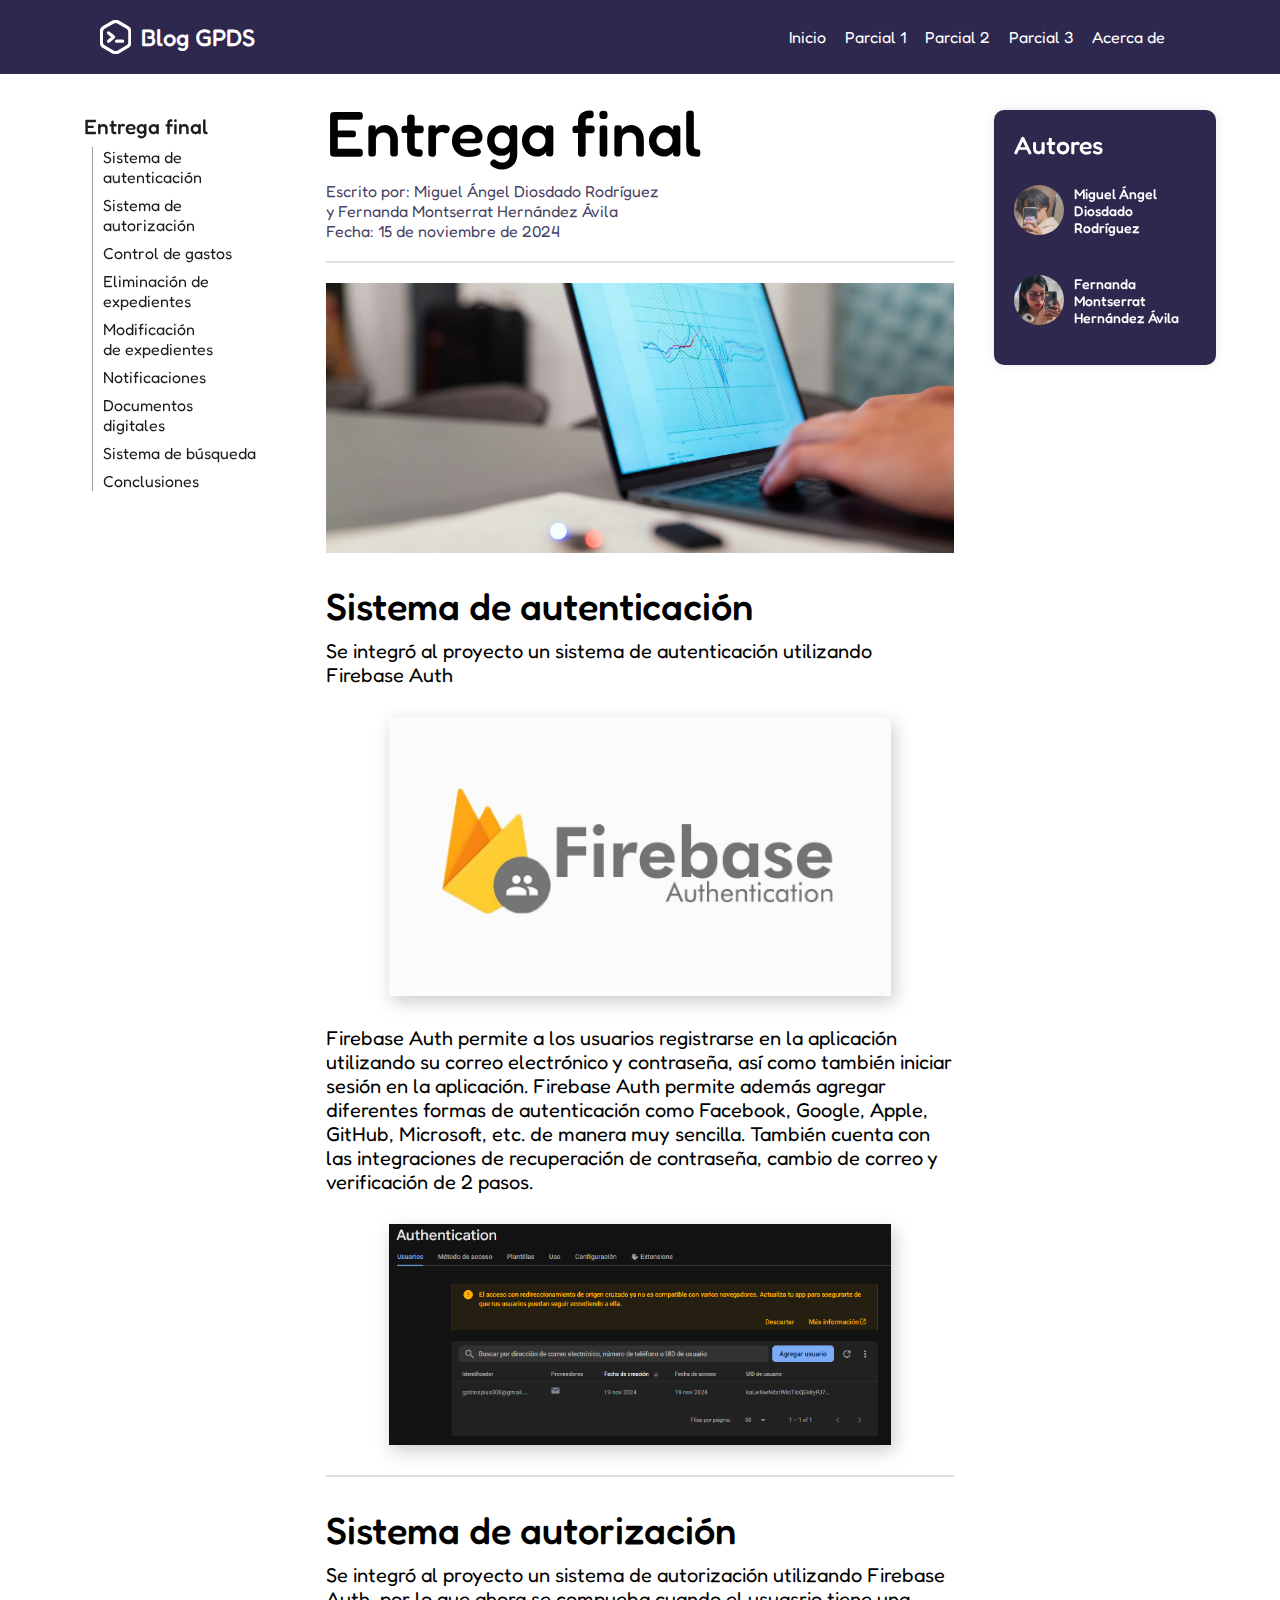
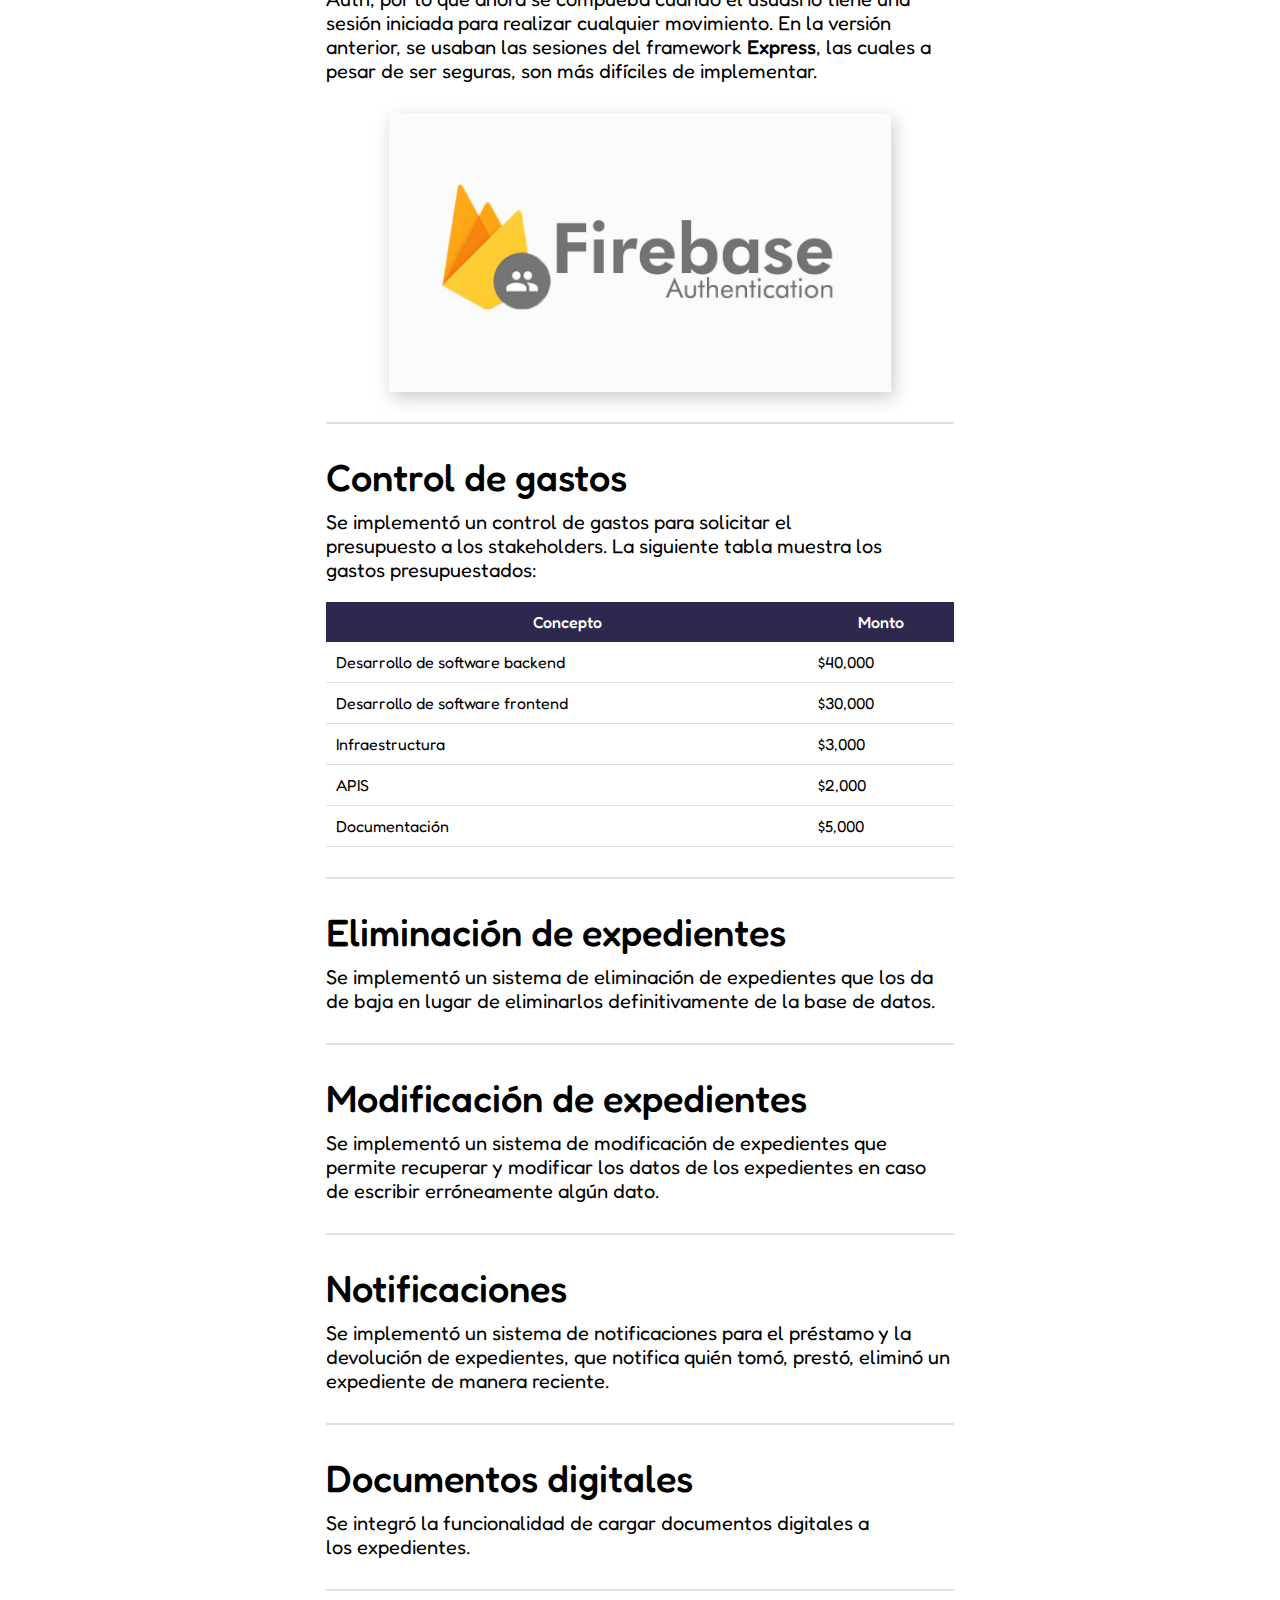
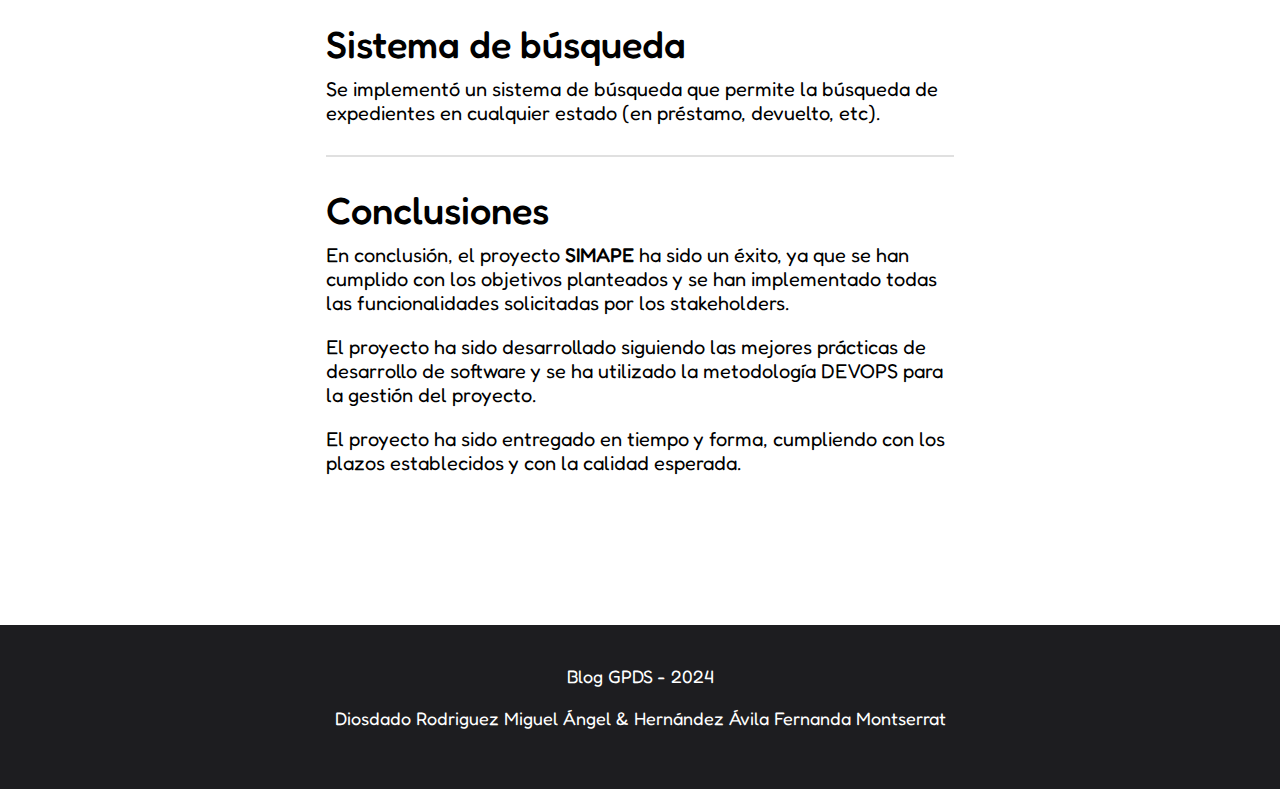
<file: parcial-3/entrega-final.html>
<!DOCTYPE html>
<html lang="es">
    <head>
        <meta charset="UTF-8">
        <meta name="viewport" content="width=device-width, initial-scale=1.0">
        <link rel="shortcut icon" href="../images/dev-icon.svg" type="image/x-icon">
        <link rel="stylesheet" href="../styles.css">
        <title>Entrega final</title>
    </head>
    <body>
        <header>
            <nav>
                <span style="font-weight: 500; font-size: 1.5em; display: flex; flex-direction: row; align-items: center; gap: 10px;">
                    <svg width="1.3em" viewBox="0 0 474 518" fill="none" xmlns="http://www.w3.org/2000/svg">
                        <path d="M131 196L203.286 255.628C205.723 257.638 205.708 261.377 203.255 263.367L131 322M344 322H252M20.4937 177.301V340.699C20.4937 367.494 34.7886 392.253 57.9937 405.651L199.5 487.349C222.705 500.747 251.295 500.747 274.5 487.349L416.006 405.651C439.211 392.253 453.506 367.494 453.506 340.699V177.301C453.506 150.506 439.211 125.747 416.006 112.349L274.5 30.6506C251.295 17.2532 222.705 17.2532 199.5 30.6506L57.9937 112.349C34.7886 125.747 20.4937 150.506 20.4937 177.301Z" stroke="white" stroke-width="50" stroke-linecap="round"/>
                    </svg> 
                    Blog GPDS
                </span>
                <ul>
                    <li><a href="../index.html">Inicio</a></li>
                    <li><a href="../index.html#parcial-1">Parcial 1</a></li>
                    <li><a href="../index.html#parcial-2">Parcial 2</a></li>
                    <li><a href="../index.html#parcial-3">Parcial 3</a></li>
                    <li><a href="../index.html#acerca-de">Acerca de</a></li>
                </ul>
            </nav>
        </header>
        
        <!-- <div style="background-image: url('./images/js_bg.jpg'); height: 300px; margin-bottom: 20px; background-size: cover;">
            <h1 style="color: white; text-align: center; font-weight: 600; line-height: 300px; font-size: 82px; font-family: Poppins; backdrop-filter: blur(2px);">Blog GPDS</h1>
        </div> -->

        <div class="grid">
            <nav>
                <div class="index-container">
                    <ul>
                        <li><a href="#metricas">Entrega final</a></li>
                        <ul>
                            <li><a href="#sistema-de-autenticacion">Sistema de autenticación</a></li>
                            <li><a href="#sistema-de-autorizacion">Sistema de autorización</a></li>
                            <li><a href="#control-de-gastos">Control de gastos</a></li>
                            <li><a href="#eliminacion-de-expedientes">Eliminación de expedientes</a></li>
                            <li><a href="#modificacion-de-expedientes">Modificación de expedientes</a></li>
                            <li><a href="#notificaciones">Notificaciones</a></li>
                            <li><a href="#documentos-digitales">Documentos digitales</a></li>
                            <li><a href="#sistema-de-busqueda">Sistema de búsqueda</a></li>
                            <li><a href="#conclusiones">Conclusiones</a></li>
                        </ul>
                    </ul>
                </div>
            </nav>

            <main>
                <h1 id="entrega-final">Entrega final</h1>
                <span>Escrito por: Miguel Ángel Diosdado Rodríguez y Fernanda Montserrat Hernández Ávila</span>
                <br>
                <span>Fecha: 15 de noviembre de 2024</span>
                
                <hr>
                
                <div class="image-cover" style="background-image: url(../images/parcial-3/entrega-final.jpg);"></div>
                
                <section id="sistema-de-autenticacion">
                    <h2>Sistema de autenticación</h2>
                    <p>Se integró al proyecto un sistema de autenticación utilizando Firebase Auth</p>
                    <img src="../images/parcial-3/firebase-auth.jpg" alt="">
                    <p>Firebase Auth permite a los usuarios registrarse en la aplicación utilizando su correo electrónico y contraseña, así como también iniciar sesión en la aplicación. Firebase Auth permite además agregar diferentes formas de autenticación como Facebook, Google, Apple, GitHub, Microsoft, etc. de manera muy sencilla. También cuenta con las integraciones de recuperación de contraseña, cambio de correo y verificación de 2 pasos.</p>
                    <img src="../images/parcial-3/auth.png" alt="">
                </section>
                <hr>
                <section id="sistema-de-autorizacion">
                    <h2>Sistema de autorización</h2>
                    <p>Se integró al proyecto un sistema de autorización utilizando Firebase Auth, por lo que ahora se compueba cuando el usuasrio tiene una sesión iniciada para realizar cualquier movimiento. En la versión anterior, se usaban las sesiones del framework <strong>Express</strong>, las cuales a pesar de ser seguras, son más difíciles de implementar.</p>
                    <img src="../images/parcial-3/firebase-auth.jpg" alt="">
                </section>
                <hr>
                <section id="control-de-gastos">
                    <h2>Control de gastos</h2>
                    <p>Se implementó un control de gastos para solicitar el presupuesto a los stakeholders. La siguiente tabla muestra los gastos presupuestados:</p>
                    <table>
                        <thead>
                            <tr>
                                <th>Concepto</th>
                                <th>Monto</th>
                            </tr>
                        </thead>
                        <tbody>
                            <tr>
                                <td>Desarrollo de software backend</td>
                                <td>$40,000</td>
                            </tr>
                            <tr>
                                <td>Desarrollo de software frontend</td>
                                <td>$30,000</td>
                            </tr>
                            <tr>
                                <td>Infraestructura</td>
                                <td>$3,000</td>
                            </tr>
                            <tr>
                                <td>APIS</td>
                                <td>$2,000</td>
                            </tr>
                            <tr>
                                <td>Documentación</td>
                                <td>$5,000</td>
                            </tr>
                        </tbody>
                    </table>
                </section>
                <hr>
                <section id="eliminacion-de-expedientes">
                    <h2>Eliminación de expedientes</h2>
                    <p>Se implementó un sistema de eliminación de expedientes que los da de baja en lugar de eliminarlos definitivamente de la base de datos.</p>
                </section>
                <hr>
                <section id="modificacion-de-expedientes">
                    <h2>Modificación de expedientes</h2>
                    <p>Se implementó un sistema de modificación de expedientes que permite recuperar y modificar los datos de los expedientes en caso de escribir erróneamente algún dato.</p>
                </section>
                <hr>
                <section id="notificaciones">
                    <h2>Notificaciones</h2>
                    <p>Se implementó un sistema de notificaciones para el préstamo y la devolución de expedientes, que notifica quién tomó, prestó, eliminó un expediente de manera reciente.</p>
                </section>
                <hr>
                <section id="documentos-digitales">
                    <h2>Documentos digitales</h2>
                    <p>Se integró la funcionalidad de cargar documentos digitales a los expedientes.</p>
                </section>
                <hr>
                <section id="sistema-de-busqueda">
                    <h2>Sistema de búsqueda</h2>
                    <p>Se implementó un sistema de búsqueda que permite la búsqueda de expedientes en cualquier estado (en préstamo, devuelto, etc).</p>
                </section>
                <hr>
                <section id="conclusiones">
                    <h2>Conclusiones</h2>
                    <p>En conclusión, el proyecto <strong>SIMAPE</strong> ha sido un éxito, ya que se han cumplido con los objetivos planteados y se han implementado todas las funcionalidades solicitadas por los stakeholders.</p>
                    <p>El proyecto ha sido desarrollado siguiendo las mejores prácticas de desarrollo de software y se ha utilizado la metodología DEVOPS para la gestión del proyecto.</p>
                    <p>El proyecto ha sido entregado en tiempo y forma, cumpliendo con los plazos establecidos y con la calidad esperada.</p>
                </section>
            </main>

            <aside>
                <div class="card">
                    <h2>Autores</h2>
                    <div class="author-container">
                        <img src="../images/autores/miguel.jpg" alt="">
                        <span>Miguel Ángel Diosdado Rodríguez</span>
                    </div>
                    <div class="author-container">
                        <img src="../images/autores/montse.jpg" alt="">
                        <span>Fernanda Montserrat Hernández Ávila</span>
                    </div>
                </div>
            </aside>
        </div>
        <footer>
            <div class="container">
                <p>Blog GPDS - 2024</p>
                <p>Diosdado Rodriguez Miguel Ángel & Hernández Ávila Fernanda Montserrat</p>
            </div>
        </footer>
    </body>
</html>
</file>
<file: styles.css>
@font-face {
    font-family: 'Fredoka';
    src: url(./fonts/fredoka.ttf);
}

@font-face {
    font-family: 'Poppins';
    src: url(./fonts/Poppins-Medium.ttf);
}

* {
    font-family: Fredoka, sans-serif;
    padding: 0;
    margin: 0;
    text-wrap: balance;

    scroll-behavior: smooth;
}

body {
    min-height: 100vh;
}

.container {
    max-width: 800px;
    margin: 0 auto;
    padding: 20px;
}

hr {
    margin: 20px 0;
    border: 1px solid #e0e0e0;
}

.grid {
    display: grid;
    grid-template-areas: 
    "nav main aside";
    grid-template-columns: 1fr 3fr 1fr;
    gap: 20px;

    width: 90%;
    margin: auto;
    margin-bottom: 100px;
}

h1 {
    font-size: 64px;
    font-weight: 500;
    margin-bottom: 10px;
    text-wrap: pretty;
}

h2 {
    font-size: 38px;
    font-weight: 500;
    margin-bottom: 10px;
    text-wrap: pretty;
}

h3 {
    font-size: 30px;
    font-weight: 500;
    margin-top: 50px;
    margin-bottom: 10px;
    text-wrap: pretty;
}

h2 + h3 {
    margin-top: 25px;
}

h4 {
    font-size: 25px;
    font-weight: 500;
    margin-top: 35px;
    margin-bottom: 10px;
    text-wrap: pretty;
}

h3 + h4 {
    margin-top: 10px;
}


h5 {
    font-size: 20px;
    font-weight: 500;
    margin-top: 22px;
    margin-bottom: 10px;
    text-wrap: pretty;
}

p {
    margin-bottom: 20px;
    font-size: 20px;
    overflow-wrap: anywhere;
    text-wrap: pretty;
}

p + h3, p + h4, p + h5 {
    margin-top: 45px;
}

strong {
    font-weight: 500;
}

main span {
    font-weight: normal;
    color: #2e274ee2;
}


main img {
    width: 80%;
    max-width: 80%;
    height: auto;

    margin: 30px auto;
    display: block;
    
    filter: drop-shadow(3px 6px 9px rgba(0, 0, 0, 0.2));

}

section ul {
    margin-bottom: 30px;
}

section ul li {
    margin-bottom: 5px;
    margin-left: 30px;
    font-size: 20px;
}

section {
    margin-top: 30px;
    margin-bottom: 30px;
}

div.center {
    text-align: center;
}
img {
    height: 250px;
    margin: 20px 0;
}

header {
    position: sticky;
    top: 0;
    z-index: 10;
}

header nav {
    background-color: #2e274e;
    color: white;
    text-align: right;
    padding: 20px 100px;
    display: flex;
    justify-content: space-between;
    align-items: center;
}

header nav ul, .grid nav ul {
    list-style: none;
}

header nav ul li {
    display: inline;
    margin-right: 15px;
}

header nav ul li a {
    color: white;
    text-decoration: none;
    transition: all 0.3s ease;
}

header nav ul li a:hover, .grid nav ul li a:hover {
    text-decoration: underline;
    opacity: 0.8;
}

.grid nav ul {
    padding: 0 10px;
}
.grid nav ul ul{
    margin-left: 8px;
    border-left: #1d1d206f solid 1px;
}

.grid nav ul ul li{
    margin-top: 8px;
}

.grid nav ul ul li a{
    font-size: 1em;
    color: #1d1d20;
    font-weight: normal;
    transition: all 0.3s ease;
    text-decoration: none;
}

.grid nav ul li a{
    font-size: 1.3em;
    color: #1d1d20;
    font-weight: 500;
    transition: all 0.3s ease;
    text-decoration: none;
}

.grid nav {
    grid-area: nav;
    color: #1d1d20;
    padding: 0 10px;
    margin-top: 40px;
    position: relative;
}

.grid nav .index-container {
    /* border-right: 3px #2e274e solid; */
    position: sticky;
    top: 110px;
    max-height: 530px;
    overflow-y: auto;
}

.grid nav .index-container::-webkit-scrollbar {
    width: 6px;
    background-color: #fff;
}

.grid nav .index-container::-webkit-scrollbar-thumb {
    background-color: #2e274e;
    border-radius: 8px;
}

.grid nav .index-container::-webkit-scrollbar-track {
    background-color: #ffffff;
    border-radius: 10px;
}

::-webkit-scrollbar {
    width: 12px;
    background-color: #2e274e;
}

::-webkit-scrollbar-thumb {
    background-color: #ffffff;
    border-radius: 8px;
}

::-webkit-scrollbar-track {
    background-color: #2e274e;
    border-radius: 10px;
}



main {
    grid-area: main;
    padding: 20px;
}

aside {
    grid-area: aside;
    padding: 20px 0;
    position: relative;
}

.img-row {
    display: flex;
    flex-direction: row;
    align-content: center;
    justify-content: center;
    gap: 10px;
}

.img-row img {
    margin: 10px;
    height: 60px;
    width: auto;
}

.card {
    padding: 20px;
    margin-bottom: 20px;
    border-radius: 10px;
    box-shadow: 0 0 10px rgba(0, 0, 0, 0.1);
}

aside .card {
    background-color: #2e274e;
    color: white;
    position: sticky;
    top: 110px;
}

aside .card .author-container {
    display: flex;
    align-items: center;
}

aside .card h2 {
    font-size: 25px;
    margin-bottom: 5px;
}

aside .card .author-container img {
    height: 50px;
    border-radius: 50%;
    margin-right: 10px;
}

aside .card .author-container span {
    font-size: 14px;
    font-weight: 500;
}

pre {
    background-color: #f0f0f0;
    padding: 20px;
    border-radius: 10px;
    overflow-x: auto;
}

.author-index-container {
    display: flex;
    align-items: center;
    justify-content: space-between;
    margin-bottom: 20px;
    padding: 20px 30px;
    width: 75%;
    margin: auto;
    gap: 20px;
}

.author-index-container h4 {
    font-size: 25px;
}

.author-index-container .author-index-image {
    height: 100px;
    width: auto;
    border-radius: 50%;
    margin: 30px 10px;
}

.entry-container {
    display: flex;
    flex-direction: column;
    align-items: center;
    justify-content: space-between;
    margin-bottom: 20px;
    padding: 0;
    width: 75%;
    margin: auto;
}

.entry-container a {
    text-decoration: none;
    color: #1d1d20;
    margin-bottom: 20px;
    border-radius: 10px;
    box-shadow: 0 0 10px rgba(0, 0, 0, 0.1);
}

.entry-container a:hover {
    box-shadow: 0 0 10px rgba(0, 0, 0, 0.2);
}

.entry-container .entry-image {
    margin: 0;
    width: 100%;
    height: 120px;
    border-radius: 10px 10px 0 0;
    background-position: center;
    background-size: cover;
    background-repeat: no-repeat;
}

.entry-container .entry-info {
    padding: 30px;
}

.entry-container .entry-info h4 {
    margin: 10px 0;
}

div.image-cover {
    width: 100%;
    height: 270px;
    background-position: center;
    background-size: cover;
    background-repeat: no-repeat;
}

table {
    width: 100%;
    border-collapse: collapse;
    margin-bottom: 20px;
}

table th {
    background-color: #2e274e;
    color: white;
    padding: 10px;
    font-weight: 500;
}

table td {
    padding: 10px;
    border-bottom: 1px solid #e0e0e0;
}

table ul li {
    font-size: 1em;
    margin-top: 8px;
}

code {
    padding: 5px;
    border-radius: 5px;
    font-size: 14px;
    font-family: 'Courier New', Courier, monospace;
}

footer {
    background-color: #1d1d20;
    color: white;
    text-align: center;
    padding: 20px;
}

footer p {
    font-size: 18px;
}
</file>
